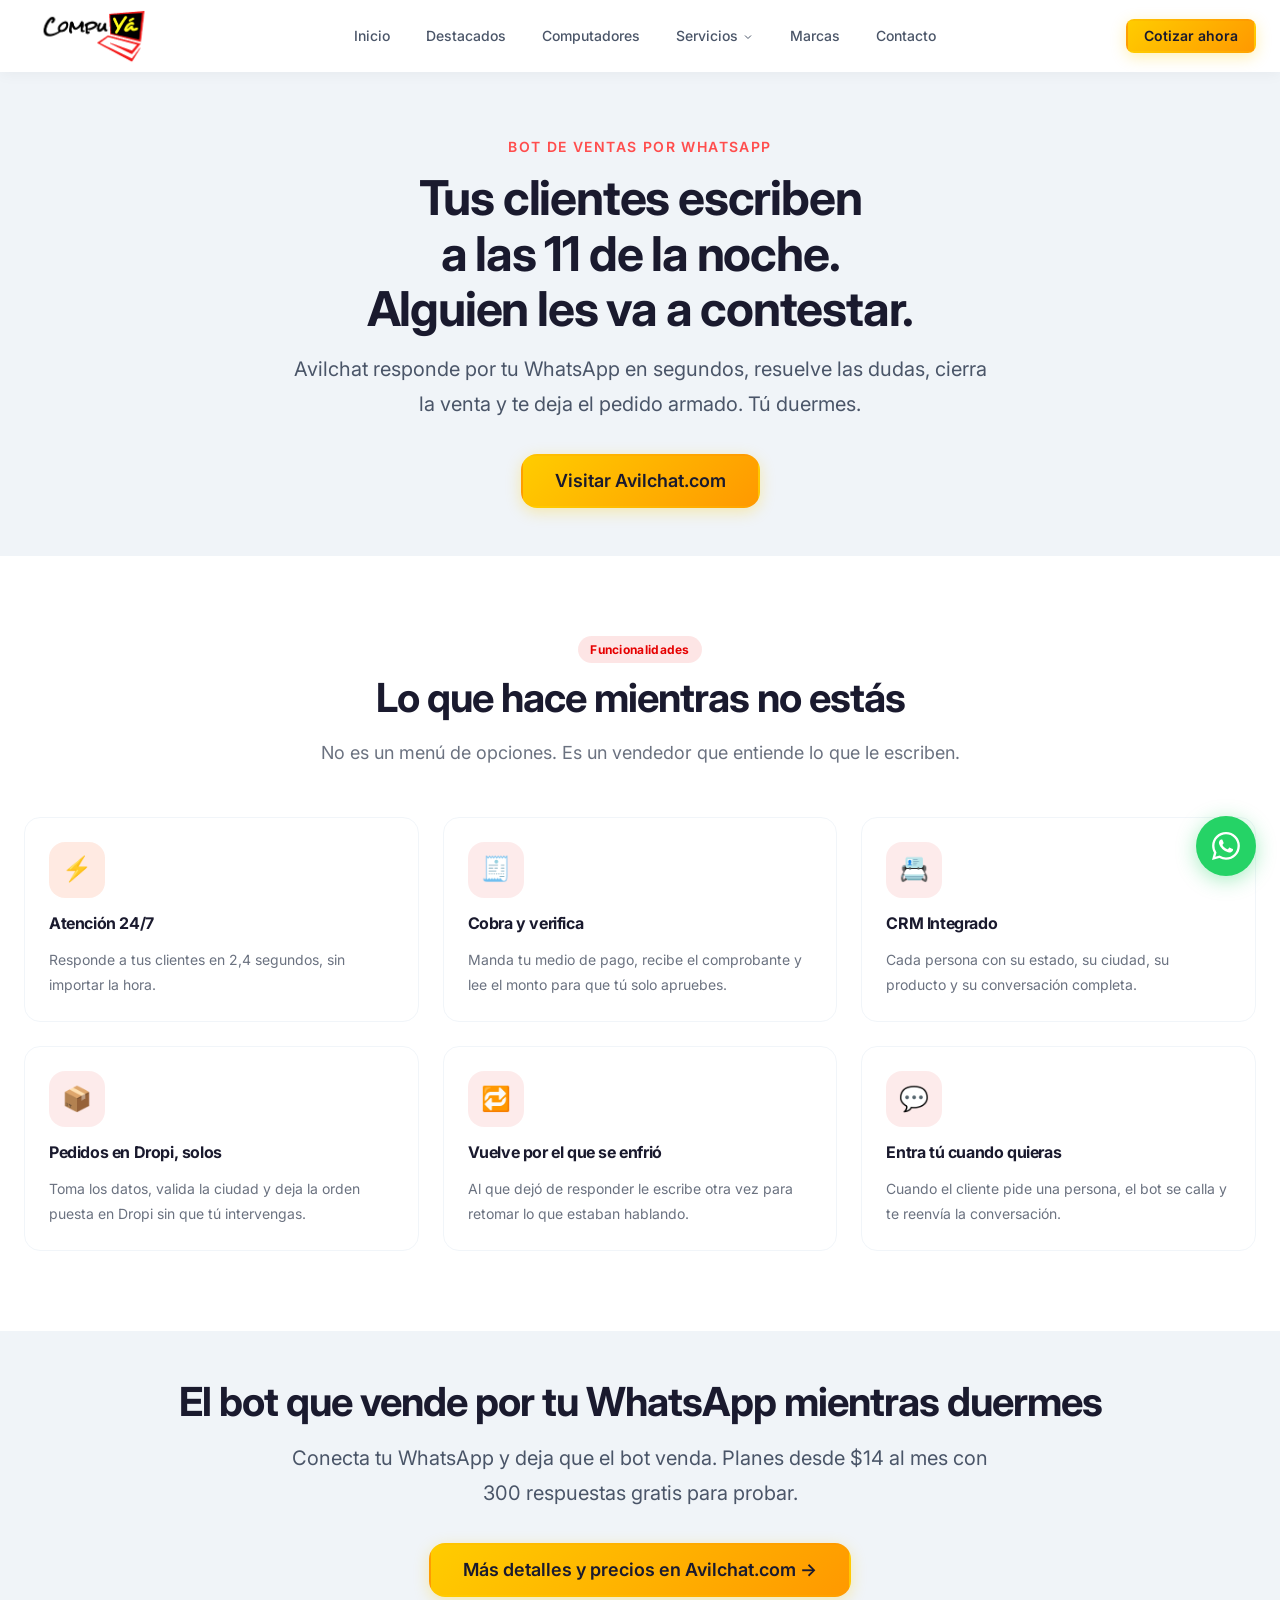
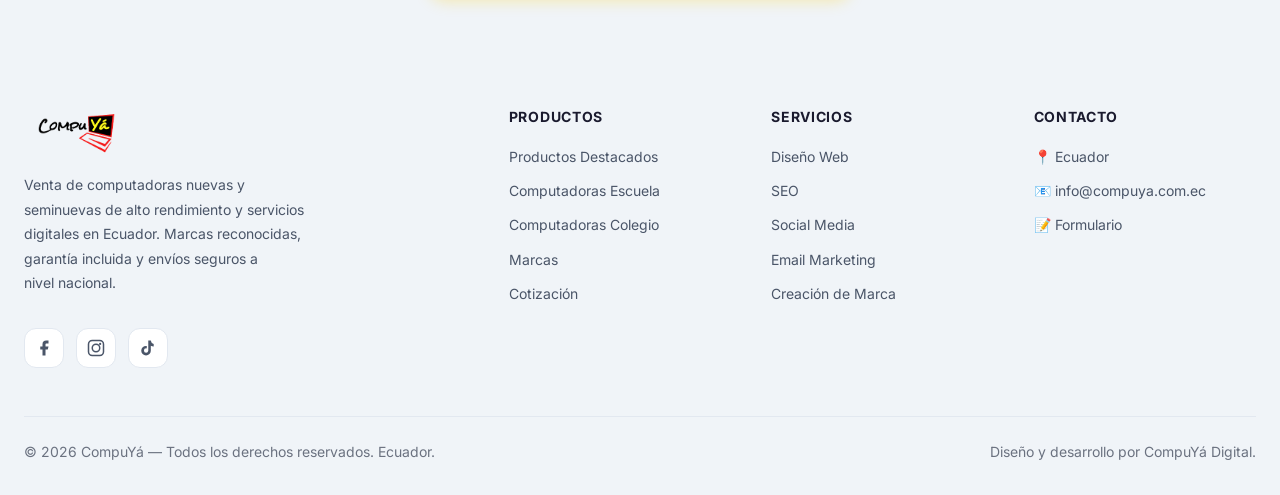
<file: avilchat.html>
<!DOCTYPE html>
<html lang="es">

<head>
  <meta charset="UTF-8">
  <meta name="viewport" content="width=device-width, initial-scale=1.0">
  <title>Avilchat - Bot de Inteligencia Artificial | CompuYá</title>
  <meta name="description"
    content="Automatiza tus ventas y atiende a tus clientes 24/7 con Avilchat. CRM integrado, órdenes en Dropi y seguimiento automático.">
  <link rel="canonical" href="https://compuya.com.ec/redes-sociales.html">
  <link rel="icon" href="img/logo.png" type="image/png">
  <link rel="preconnect" href="https://fonts.googleapis.com">
  <link rel="preconnect" href="https://fonts.gstatic.com" crossorigin>
  <link
    href="https://fonts.googleapis.com/css2?family=Inter:wght@400;500;600;700;800&family=JetBrains+Mono:wght@500;700&display=swap"
    rel="stylesheet">
  <link rel="stylesheet" href="css/variables.css?v=6">
  <link rel="stylesheet" href="css/base.css?v=6">
  <link rel="stylesheet" href="css/animations.css?v=6">
  <link rel="stylesheet" href="css/components.css?v=6">
  <link rel="stylesheet" href="css/layout.css?v=6">
  <style>
    .pricing-card {
      background: var(--bg-card);
      border-radius: var(--radius-2xl);
      border: 1px solid var(--border-light);
      padding: var(--space-8);
      display: flex;
      flex-direction: column;
      transition: all var(--transition-base);
    }

    .pricing-card:hover {
      transform: translateY(-6px);
      box-shadow: var(--shadow-card-hover);
    }

    .pricing-card--popular {
      border: 2px solid var(--primary);
      position: relative;
      transform: scale(1.03);
    }

    .pricing-card--popular:hover {
      transform: scale(1.03) translateY(-6px);
    }

    .pricing-card__badge {
      position: absolute;
      top: -14px;
      left: 50%;
      transform: translateX(-50%);
      background: var(--primary);
      color: #fff;
      padding: var(--space-1) var(--space-5);
      border-radius: var(--radius-full);
      font-size: var(--fs-xs);
      font-weight: var(--fw-bold);
      letter-spacing: var(--ls-wider);
      text-transform: uppercase;
      white-space: nowrap;
    }

    .pricing-card__tag {
      font-size: var(--fs-xs);
      font-weight: var(--fw-bold);
      letter-spacing: var(--ls-widest);
      text-transform: uppercase;
      color: var(--text-muted);
      margin-bottom: var(--space-3);
    }

    .pricing-card__title {
      font-size: var(--fs-xl);
      font-weight: var(--fw-extrabold);
      color: var(--primary);
      margin-bottom: var(--space-3);
    }

    .pricing-card__desc {
      color: var(--text-muted);
      font-size: var(--fs-sm);
      line-height: var(--lh-relaxed);
      margin-bottom: var(--space-6);
    }

    .pricing-card__price {
      font-family: var(--font-mono);
      font-size: var(--fs-3xl);
      font-weight: var(--fw-extrabold);
      color: var(--text-primary);
      margin-bottom: var(--space-1);
    }

    .pricing-card__payment {
      font-size: var(--fs-sm);
      color: var(--text-muted);
      margin-bottom: var(--space-6);
      padding-bottom: var(--space-6);
      border-bottom: 1px solid var(--border-light);
    }

    .pricing-card__features {
      list-style: none;
      padding: 0;
      margin: 0 0 var(--space-6);
      flex: 1;
    }

    .pricing-card__features li {
      display: flex;
      align-items: flex-start;
      gap: var(--space-3);
      margin-bottom: var(--space-3);
      font-size: var(--fs-sm);
      font-weight: var(--fw-medium);
      color: var(--text-secondary);
    }

    .pricing-card__features li::before {
      content: "✓";
      color: var(--primary);
      font-weight: var(--fw-bold);
      flex-shrink: 0;
    }

    .pricing-card__note {
      padding: var(--space-3) var(--space-4);
      background: var(--bg-surface);
      border-left: 3px solid var(--primary);
      border-radius: var(--radius-sm);
      font-size: var(--fs-xs);
      color: var(--text-muted);
      margin-bottom: var(--space-6);
    }

    .faq-item {
      background: var(--bg-card);
      border: 1px solid var(--border-light);
      border-radius: var(--radius-xl);
      margin-bottom: var(--space-3);
      overflow: hidden;
    }

    .faq-item__q {
      width: 100%;
      text-align: left;
      padding: var(--space-5) var(--space-6);
      font-size: var(--fs-base);
      font-weight: var(--fw-semibold);
      color: var(--text-primary);
      background: none;
      border: none;
      cursor: pointer;
      display: flex;
      justify-content: space-between;
      align-items: center;
      gap: var(--space-4);
    }

    .faq-item__q:hover {
      color: var(--primary);
    }

    .faq-item__q span {
      transition: transform var(--transition-base);
      font-size: var(--fs-lg);
    }

    .faq-item.open .faq-item__q span {
      transform: rotate(45deg);
    }

    .faq-item__a {
      max-height: 0;
      overflow: hidden;
      transition: max-height 0.3s ease;
      padding: 0 var(--space-6);
    }

    .faq-item.open .faq-item__a {
      max-height: 500px;
      padding: 0 var(--space-6) var(--space-5);
    }

    .faq-item__a p {
      color: var(--text-muted);
      font-size: var(--fs-sm);
      line-height: var(--lh-relaxed);
    }

    .page-hero {
      padding-top: calc(var(--header-height) + var(--space-16));
      padding-bottom: var(--space-12);
      background: var(--bg-surface);
      text-align: center;
    }
  </style>
</head>

<body>
      <header class="header" id="header" role="banner">
    <div class="container header__inner">
      <a href="index.html" class="header__logo" aria-label="CompuYá - Inicio">
        <img src="img/logo.png" alt="CompuYá Logo">
      </a>

      <nav class="nav" aria-label="Navegación principal">
        <a href="index.html" class="nav__link">Inicio</a>
        <a href="index.html#destacados" class="nav__link">Destacados</a>
        <a href="index.html#computadores" class="nav__link">Computadores</a>
        <div class="nav__dropdown">
          <a href="index.html#servicios" class="nav__link">Servicios <svg width="12" height="12" viewBox="0 0 24 24"
              fill="none" stroke="currentColor" stroke-width="2" style="margin-top: 2px;">
              <path d="M6 9l6 6 6-6" />
            </svg></a>
          <div class="nav__dropdown-content">
            <a href="diseno-web.html">Diseño Web</a>
            <a href="redes-sociales.html">Redes Sociales</a>
            <a href="creamos-tu-marca.html">Creación de Marca</a>
            <a href="avilchat.html">Avilchat (Bot IA)</a>
          </div>
        </div>
        <a href="index.html#marcas" class="nav__link">Marcas</a>
        <a href="contacto.html" class="nav__link">Contacto</a>
      </nav>

      <div class="header__cta">
        <a href="contacto.html" class="btn btn-primary btn-sm">Cotizar ahora</a>
        <button class="mobile-toggle" aria-label="Abrir menú" aria-expanded="false">
          <span></span>
          <span></span>
          <span></span>
        </button>
      </div>
    </div>
  </header>

  <!-- Mobile Navigation -->
  <div class="mobile-nav" id="mobile-nav" role="navigation" aria-label="Menú móvil">
    <a href="index.html" class="mobile-nav__link">Inicio</a>
    <a href="index.html#destacados" class="mobile-nav__link">Destacados</a>
    <a href="index.html#computadores" class="mobile-nav__link">Computadores</a>
    <a href="index.html#servicios" class="mobile-nav__link">Servicios</a>
    <a href="diseno-web.html" class="mobile-nav__link" style="padding-left: 2rem; font-size: 0.9em;">- Diseño Web</a>
    <a href="redes-sociales.html" class="mobile-nav__link" style="padding-left: 2rem; font-size: 0.9em;">- Redes Sociales</a>
    <a href="creamos-tu-marca.html" class="mobile-nav__link" style="padding-left: 2rem; font-size: 0.9em;">- Creación de Marca</a>
    <a href="avilchat.html" class="mobile-nav__link" style="padding-left: 2rem; font-size: 0.9em;">- Avilchat (Bot IA)</a>
    <a href="index.html#marcas" class="mobile-nav__link">Marcas</a>
    <a href="contacto.html" class="mobile-nav__link">Contacto</a>
    <a href="contacto.html" class="btn btn-primary btn-lg" style="margin-top: var(--space-4);">Cotizar ahora</a>
  </div>

  
  

    <main>
    <section class="page-hero">
      <div class="container">
        <span class="overline" style="display:block;margin-bottom:var(--space-3);">BOT DE VENTAS POR WHATSAPP</span>
        <h1 class="service-hero__title hero-text-enter" style="max-width: 800px; margin: 0 auto;">Tus clientes escriben a las 11 de la noche.<br> <span class="highlight">Alguien les va a contestar.</span></h1>
        <p class="lead" style="max-width:700px;margin:var(--space-4) auto var(--space-8);">Avilchat responde por tu WhatsApp en segundos, resuelve las dudas, cierra la venta y te deja el pedido armado. Tú duermes.</p>
        <div class="flex gap-4 justify-center flex-wrap">
          <a href="https://avilchat.com" target="_blank" rel="noopener" class="btn btn-primary btn-lg">Visitar Avilchat.com</a>
        </div>
      </div>
    </section>

    <section class="section">
      <div class="container">
        <div class="section-header reveal">
          <span class="badge badge--primary" style="margin-bottom:var(--space-3);">Funcionalidades</span>
          <h2 class="section-header__title">Lo que hace mientras no estás</h2>
          <p class="section-header__desc">No es un menú de opciones. Es un vendedor que entiende lo que le escriben.</p>
        </div>

        <div class="grid grid-3 gap-6 stagger">
          <div class="reason-card reveal">
            <div class="reason-card__icon" style="background:rgba(255,107,53,.14)">⚡</div>
            <h4 class="reason-card__title">Atención 24/7</h4>
            <p class="reason-card__desc">Responde a tus clientes en 2,4 segundos, sin importar la hora.</p>
          </div>
          <div class="reason-card reveal">
            <div class="reason-card__icon">🧾</div>
            <h4 class="reason-card__title">Cobra y verifica</h4>
            <p class="reason-card__desc">Manda tu medio de pago, recibe el comprobante y lee el monto para que tú solo apruebes.</p>
          </div>
          <div class="reason-card reveal">
            <div class="reason-card__icon">📇</div>
            <h4 class="reason-card__title">CRM Integrado</h4>
            <p class="reason-card__desc">Cada persona con su estado, su ciudad, su producto y su conversación completa.</p>
          </div>
          <div class="reason-card reveal">
            <div class="reason-card__icon">📦</div>
            <h4 class="reason-card__title">Pedidos en Dropi, solos</h4>
            <p class="reason-card__desc">Toma los datos, valida la ciudad y deja la orden puesta en Dropi sin que tú intervengas.</p>
          </div>
          <div class="reason-card reveal">
            <div class="reason-card__icon">🔁</div>
            <h4 class="reason-card__title">Vuelve por el que se enfrió</h4>
            <p class="reason-card__desc">Al que dejó de responder le escribe otra vez para retomar lo que estaban hablando.</p>
          </div>
          <div class="reason-card reveal">
            <div class="reason-card__icon">💬</div>
            <h4 class="reason-card__title">Entra tú cuando quieras</h4>
            <p class="reason-card__desc">Cuando el cliente pide una persona, el bot se calla y te reenvía la conversación.</p>
          </div>
        </div>
      </div>
    </section>

    <section class="cierre" style="padding: var(--space-12) 0; text-align: center; background: var(--bg-surface);">
      <div class="container">
        <h2 style="margin-bottom: var(--space-4);">El bot que vende por tu WhatsApp mientras duermes</h2>
        <p class="lead" style="margin-bottom: var(--space-8); max-width: 700px; margin-left: auto; margin-right: auto;">Conecta tu WhatsApp y deja que el bot venda. Planes desde $14 al mes con 300 respuestas gratis para probar.</p>
        <a href="https://avilchat.com" target="_blank" rel="noopener" class="btn btn-primary btn-lg">Más detalles y precios en Avilchat.com →</a>
      </div>
    </section>
  </main>

  <footer class="footer" role="contentinfo">
    <div class="container">
      <div class="footer__grid">
        <!-- Brand -->
        <div class="footer__brand">
          <img src="img/logo.png" alt="CompuYá Logo">
          <p>Venta de computadoras nuevas y seminuevas de alto rendimiento y servicios digitales en Ecuador. Marcas reconocidas,
            garantía incluida y envíos seguros a nivel nacional.</p>
          <div class="footer__social">
            <a href="https://www.facebook.com/share/1ExBYpU1x3/?mibextid=wwXIfr" target="_blank" rel="noopener" aria-label="Facebook">
              <svg width="18" height="18" fill="currentColor" viewBox="0 0 24 24">
                <path d="M18 2h-3a5 5 0 0 0-5 5v3H7v4h3v8h4v-8h3l1-4h-4V7a1 1 0 0 1 1-1h3z" />
              </svg>
            </a>
            <a href="https://www.instagram.com/compuya_ec?igsi=a3N1Z2F3ODg2bHVi" target="_blank" rel="noopener" aria-label="Instagram">
              <svg width="18" height="18" fill="currentColor" viewBox="0 0 24 24">
                <rect x="2" y="2" width="20" height="20" rx="5" ry="5" fill="none" stroke="currentColor"
                  stroke-width="2" />
                <circle cx="12" cy="12" r="5" fill="none" stroke="currentColor" stroke-width="2" />
                <circle cx="17.5" cy="6.5" r="1.5" />
              </svg>
            </a>
            <a href="https://www.tiktok.com/@compuya.guayaquil?_r=1&_t=ZS-99EzkdgoQxp" target="_blank" rel="noopener" aria-label="TikTok">
              <svg width="18" height="18" fill="currentColor" viewBox="0 0 24 24">
                <path
                  d="M19.59 6.69a4.83 4.83 0 0 1-3.77-4.25V2h-3.45v13.67a2.89 2.89 0 0 1-2.88 2.5 2.89 2.89 0 0 1 0-5.78 2.92 2.92 0 0 1 .88.13V9.4a6.84 6.84 0 0 0-1-.05A6.33 6.33 0 0 0 3 15.57 6.33 6.33 0 0 0 9.37 22a6.33 6.33 0 0 0 6.37-6.43V9.16a8.16 8.16 0 0 0 3.85.92V6.69z" />
              </svg>
            </a>
          </div>
        </div>

        <!-- Productos -->
        <div>
          <h4 class="footer__col-title">Productos</h4>
          <div class="footer__links">
            <a href="#destacados" class="footer__link">Productos Destacados</a>
            <a href="#computadores" class="footer__link">Computadoras Escuela</a>
            <a href="#computadores" class="footer__link">Computadoras Colegio</a>
            <a href="#marcas" class="footer__link">Marcas</a>
            <a href="contacto.html" class="footer__link">Cotización</a>
          </div>
        </div>

        <!-- Servicios -->
        <div>
          <h4 class="footer__col-title">Servicios</h4>
          <div class="footer__links">
            <a href="#servicios" class="footer__link">Diseño Web</a>
            <a href="#servicios" class="footer__link">SEO</a>
            <a href="#servicios" class="footer__link">Social Media</a>
            <a href="#servicios" class="footer__link">Email Marketing</a>
            <a href="#servicios" class="footer__link">Creación de Marca</a>
          </div>
        </div>

        <!-- Contacto -->
        <div>
          <h4 class="footer__col-title">Contacto</h4>
          <div class="footer__links">
            <span class="footer__link">📍 Ecuador</span>
            <span class="footer__link">📧 info@compuya.com.ec</span>
            <a href="contacto.html" class="footer__link">📝 Formulario</a>
          </div>
        </div>
      </div>

      <div class="footer__bottom">
        <p class="footer__copyright">© <span id="current-year">2024</span> CompuYá — Todos los derechos reservados.
          Ecuador.</p>
        <p class="footer__copyright">Diseño y desarrollo por CompuYá Digital.</p>
      </div>
    </div>
  </footer>
  <a href="https://wa.me/593992292199" class="whatsapp-float" target="_blank" rel="noopener" aria-label="WhatsApp"><svg
      width="28" height="28" fill="currentColor" viewBox="0 0 16 16">
      <path
        d="M13.601 2.326A7.854 7.854 0 0 0 7.994 0C3.627 0 .068 3.558.064 7.926c0 1.399.366 2.76 1.057 3.965L0 16l4.204-1.102a7.933 7.933 0 0 0 3.79.965h.004c4.368 0 7.926-3.558 7.93-7.93A7.898 7.898 0 0 0 13.6 2.326zM7.994 14.521a6.573 6.573 0 0 1-3.356-.92l-.24-.144-2.494.654.666-2.433-.156-.251a6.56 6.56 0 0 1-1.007-3.505c0-3.626 2.957-6.584 6.591-6.584a6.56 6.56 0 0 1 4.66 1.931 6.557 6.557 0 0 1 1.928 4.66c-.004 3.639-2.961 6.592-6.592 6.592zm3.615-4.934c-.197-.099-1.17-.578-1.353-.646-.182-.065-.315-.099-.445.099-.133.197-.513.646-.627.775-.114.133-.232.148-.43.05-.197-.1-.836-.308-1.592-.985-.59-.525-.985-1.175-1.103-1.372-.114-.198-.011-.304.088-.403.087-.088.197-.232.296-.346.1-.114.133-.198.198-.33.065-.134.034-.248-.015-.347-.05-.099-.445-1.076-.612-1.47-.16-.389-.323-.335-.445-.34-.114-.007-.247-.007-.38-.007a.729.729 0 0 0-.529.247c-.182.198-.691.677-.691 1.654 0 .977.71 1.916.81 2.049.098.133 1.394 2.132 3.383 2.992.47.205.84.326 1.129.418.475.152.904.129 1.246.08.38-.058 1.171-.48 1.338-.943.164-.464.164-.86.114-.943-.049-.084-.182-.133-.38-.232z" />
    </svg></a>
  <button class="scroll-top" aria-label="Subir"><svg width="20" height="20" fill="none" stroke="currentColor"
      viewBox="0 0 24 24">
      <path stroke-linecap="round" stroke-linejoin="round" stroke-width="2" d="M5 15l7-7 7 7" />
    </svg></button>
  <script src="js/app.js"></script>
</body>

</html>
</file>
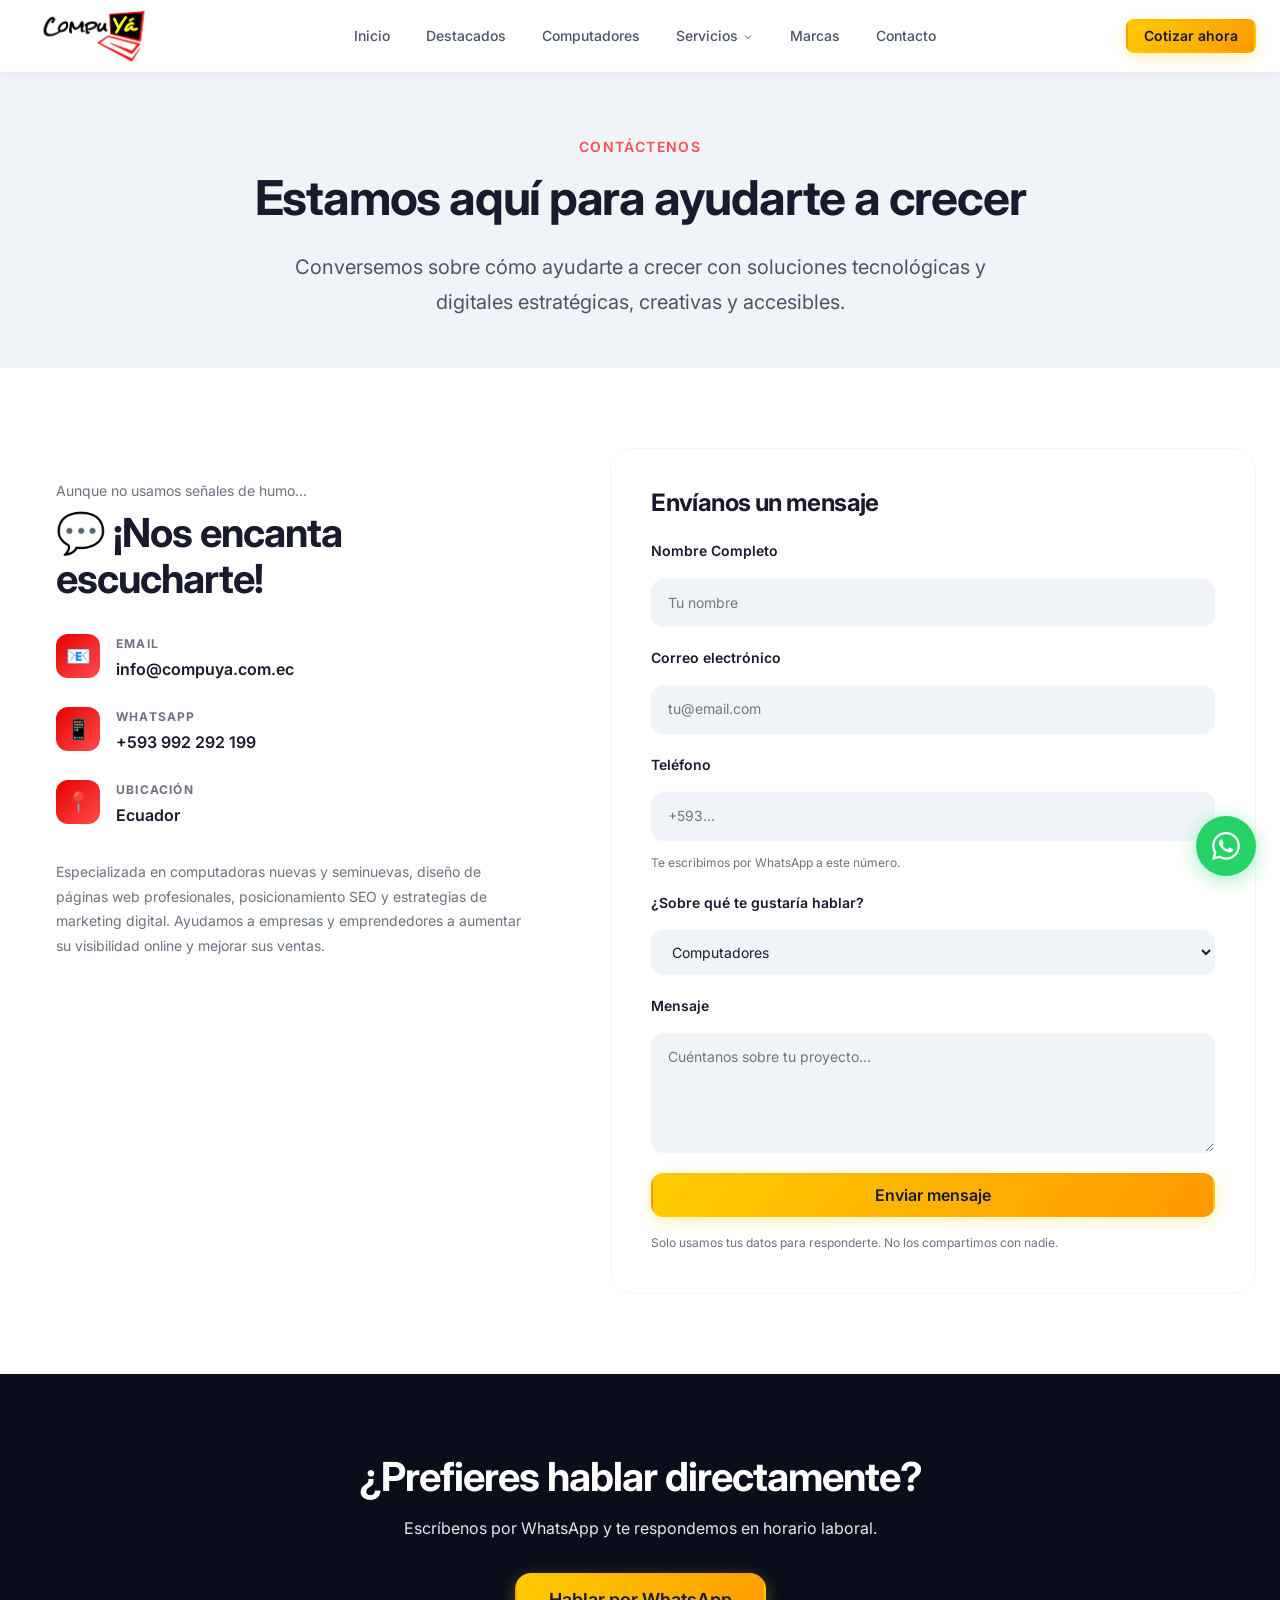
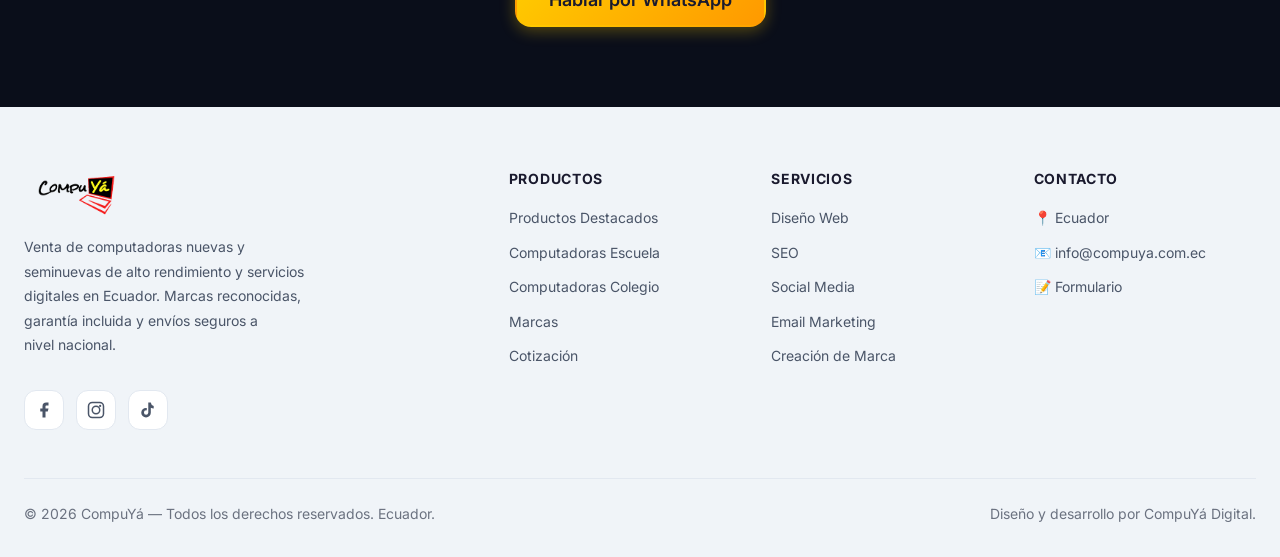
<file: contacto.html>
<!DOCTYPE html>
<html lang="es">

<head>
  <meta charset="UTF-8">
  <meta name="viewport" content="width=device-width, initial-scale=1.0">
  <title>Contacto — CompuYá Ecuador</title>
  <meta name="description"
    content="Contáctanos para computadoras nuevas y seminuevas, diseño web, redes sociales o branding. CompuYá — Ecuador.">
  <link rel="canonical" href="https://compuya.com.ec/contacto.html">
  <link rel="icon" href="img/logo.png" type="image/png">
  <link rel="preconnect" href="https://fonts.googleapis.com">
  <link rel="preconnect" href="https://fonts.gstatic.com" crossorigin>
  <link
    href="https://fonts.googleapis.com/css2?family=Inter:wght@400;500;600;700;800&family=JetBrains+Mono:wght@500;700&display=swap"
    rel="stylesheet">
  <link rel="stylesheet" href="css/variables.css?v=6">
  <link rel="stylesheet" href="css/base.css?v=6">
  <link rel="stylesheet" href="css/animations.css?v=6">
  <link rel="stylesheet" href="css/components.css?v=6">
  <link rel="stylesheet" href="css/layout.css?v=6">
  <style>
    .page-hero {
      padding-top: calc(var(--header-height) + var(--space-16));
      padding-bottom: var(--space-12);
      background: var(--bg-surface);
      text-align: center;
    }

    .contact-grid {
      display: grid;
      grid-template-columns: 1fr 1.2fr;
      gap: var(--space-12);
      align-items: start;
    }

    @media(max-width:768px) {
      .contact-grid {
        grid-template-columns: 1fr;
      }
    }

    .contact-info {
      padding: var(--space-8);
    }

    .contact-info__item {
      display: flex;
      gap: var(--space-4);
      margin-bottom: var(--space-6);
      align-items: flex-start;
    }

    .contact-info__icon {
      width: 44px;
      height: 44px;
      background: linear-gradient(135deg, var(--primary), var(--accent));
      color: #fff;
      border-radius: var(--radius-lg);
      display: flex;
      align-items: center;
      justify-content: center;
      font-size: var(--fs-lg);
      flex-shrink: 0;
    }

    .contact-info__label {
      font-size: var(--fs-xs);
      color: var(--text-muted);
      text-transform: uppercase;
      letter-spacing: var(--ls-widest);
      font-weight: var(--fw-bold);
      margin-bottom: var(--space-1);
    }

    .contact-info__value {
      font-size: var(--fs-base);
      color: var(--text-primary);
      font-weight: var(--fw-semibold);
    }

    .contact-form {
      background: var(--bg-card);
      border: 1px solid var(--border-light);
      border-radius: var(--radius-2xl);
      padding: var(--space-10);
      backdrop-filter: blur(20px);
    }

    .contact-form h3 {
      font-size: var(--fs-xl);
      font-weight: var(--fw-bold);
      margin-bottom: var(--space-6);
    }

    .form-group {
      margin-bottom: var(--space-5);
    }

    .form-group label {
      display: block;
      font-size: var(--fs-sm);
      font-weight: var(--fw-semibold);
      color: var(--text-primary);
      margin-bottom: var(--space-2);
    }

    .form-group input,
    .form-group select,
    .form-group textarea {
      width: 100%;
      padding: var(--space-3) var(--space-4);
      border: 1px solid var(--border-light);
      border-radius: var(--radius-lg);
      background: var(--bg-surface);
      color: var(--text-primary);
      font-size: var(--fs-sm);
      font-family: var(--font-body);
      transition: border-color var(--transition-base);
    }

    .form-group input:focus,
    .form-group select:focus,
    .form-group textarea:focus {
      border-color: var(--primary);
      outline: none;
      box-shadow: 0 0 0 3px rgba(0, 102, 255, 0.1);
    }

    .form-group textarea {
      resize: vertical;
      min-height: 120px;
    }

    .form-note {
      font-size: var(--fs-xs);
      color: var(--text-muted);
      margin-top: var(--space-4);
    }
  </style>
</head>

<body>
      <header class="header" id="header" role="banner">
    <div class="container header__inner">
      <a href="index.html" class="header__logo" aria-label="CompuYá - Inicio">
        <img src="img/logo.png" alt="CompuYá Logo">
      </a>

      <nav class="nav" aria-label="Navegación principal">
        <a href="index.html" class="nav__link">Inicio</a>
        <a href="index.html#destacados" class="nav__link">Destacados</a>
        <a href="index.html#computadores" class="nav__link">Computadores</a>
        <div class="nav__dropdown">
          <a href="index.html#servicios" class="nav__link">Servicios <svg width="12" height="12" viewBox="0 0 24 24"
              fill="none" stroke="currentColor" stroke-width="2" style="margin-top: 2px;">
              <path d="M6 9l6 6 6-6" />
            </svg></a>
          <div class="nav__dropdown-content">
            <a href="diseno-web.html">Diseño Web</a>
            <a href="redes-sociales.html">Redes Sociales</a>
            <a href="creamos-tu-marca.html">Creación de Marca</a>
            <a href="avilchat.html">Avilchat (Bot IA)</a>
          </div>
        </div>
        <a href="index.html#marcas" class="nav__link">Marcas</a>
        <a href="contacto.html" class="nav__link">Contacto</a>
      </nav>

      <div class="header__cta">
        <a href="contacto.html" class="btn btn-primary btn-sm">Cotizar ahora</a>
        <button class="mobile-toggle" aria-label="Abrir menú" aria-expanded="false">
          <span></span>
          <span></span>
          <span></span>
        </button>
      </div>
    </div>
  </header>

  <!-- Mobile Navigation -->
  <div class="mobile-nav" id="mobile-nav" role="navigation" aria-label="Menú móvil">
    <a href="index.html" class="mobile-nav__link">Inicio</a>
    <a href="index.html#destacados" class="mobile-nav__link">Destacados</a>
    <a href="index.html#computadores" class="mobile-nav__link">Computadores</a>
    <a href="index.html#servicios" class="mobile-nav__link">Servicios</a>
    <a href="diseno-web.html" class="mobile-nav__link" style="padding-left: 2rem; font-size: 0.9em;">- Diseño Web</a>
    <a href="redes-sociales.html" class="mobile-nav__link" style="padding-left: 2rem; font-size: 0.9em;">- Redes Sociales</a>
    <a href="creamos-tu-marca.html" class="mobile-nav__link" style="padding-left: 2rem; font-size: 0.9em;">- Creación de Marca</a>
    <a href="avilchat.html" class="mobile-nav__link" style="padding-left: 2rem; font-size: 0.9em;">- Avilchat (Bot IA)</a>
    <a href="index.html#marcas" class="mobile-nav__link">Marcas</a>
    <a href="contacto.html" class="mobile-nav__link">Contacto</a>
    <a href="contacto.html" class="btn btn-primary btn-lg" style="margin-top: var(--space-4);">Cotizar ahora</a>
  </div>

  
  

  <main>
    <section class="page-hero">
      <div class="container">
        <span class="overline" style="display:block;margin-bottom:var(--space-3);">CONTÁCTENOS</span>
        <h1 style="max-width:800px;margin:0 auto var(--space-6);">Estamos aquí para ayudarte a crecer</h1>
        <p class="lead" style="max-width:700px;margin:0 auto;">Conversemos sobre cómo ayudarte a crecer con soluciones
          tecnológicas y digitales estratégicas, creativas y accesibles.</p>
      </div>
    </section>

    <section class="section">
      <div class="container">
        <div class="contact-grid reveal">
          <!-- Info -->
          <div class="contact-info">
            <p style="color:var(--text-muted);font-size:var(--fs-sm);margin-bottom:var(--space-2);">Aunque no usamos
              señales de humo...</p>
            <h2 style="margin-bottom:var(--space-8);">💬 ¡Nos encanta escucharte!</h2>
            <div class="contact-info__item">
              <div class="contact-info__icon">📧</div>
              <div>
                <div class="contact-info__label">Email</div>
                <div class="contact-info__value">info@compuya.com.ec</div>
              </div>
            </div>
            <div class="contact-info__item">
              <div class="contact-info__icon">📱</div>
              <div>
                <div class="contact-info__label">WhatsApp</div>
                <div class="contact-info__value">+593 992 292 199</div>
              </div>
            </div>
            <div class="contact-info__item">
              <div class="contact-info__icon">📍</div>
              <div>
                <div class="contact-info__label">Ubicación</div>
                <div class="contact-info__value">Ecuador</div>
              </div>
            </div>
            <p
              style="color:var(--text-muted);font-size:var(--fs-sm);line-height:var(--lh-relaxed);margin-top:var(--space-8);">
              Especializada en computadoras nuevas y seminuevas, diseño de páginas web profesionales, posicionamiento SEO y
              estrategias de marketing digital. Ayudamos a empresas y emprendedores a aumentar su visibilidad online y
              mejorar sus ventas.</p>
          </div>
          <!-- Form -->
          <div class="contact-form">
            <h3>Envíanos un mensaje</h3>
            <form id="contact-form">
              <!-- Anti-spam Honeypot -->
              <input type="text" name="_honeypot" style="display:none" tabindex="-1" autocomplete="off">

              <div class="form-group"><label for="name">Nombre Completo</label><input type="text" id="name" required
                  placeholder="Tu nombre"></div>
              <div class="form-group"><label for="email">Correo electrónico</label><input type="email" id="email"
                  required placeholder="tu@email.com"></div>
              <div class="form-group"><label for="phone">Teléfono</label><input type="tel" id="phone"
                  placeholder="+593...">
                <p class="form-note" style="margin-top:var(--space-1);">Te escribimos por WhatsApp a este número.</p>
              </div>
              <div class="form-group"><label for="subject">¿Sobre qué te gustaría hablar?</label><select id="subject">
                  <option value="computadores">Computadores</option>
                  <option value="financiacion">Financiación / Crédito</option>
                  <option value="web">Diseño web</option>
                  <option value="social">Redes sociales</option>
                  <option value="branding">Branding</option>
                  <option value="other">Otros</option>
                </select></div>
              <div class="form-group"><label for="message">Mensaje</label><textarea id="message" required
                  placeholder="Cuéntanos sobre tu proyecto..."></textarea></div>
              <button type="submit" class="btn btn-primary" style="width:100%;">Enviar mensaje</button>
              <p class="form-note">Solo usamos tus datos para responderte. No los compartimos con nadie.</p>
            </form>
          </div>
        </div>
      </div>
    </section>

    <section class="section section-dark text-center">
      <div class="container">
        <h2 style="color:#fff;margin-bottom:var(--space-4);">¿Prefieres hablar directamente?</h2>
        <p style="color:var(--text-on-dark);margin-bottom:var(--space-8);">Escríbenos por WhatsApp y te respondemos en
          horario laboral.</p>
        <a href="https://wa.me/593992292199?text=Hola,%20quiero%20más%20información%20sobre%20sus%20servicios"
          target="_blank" rel="noopener" class="btn btn-primary btn-lg">Hablar por WhatsApp</a>
      </div>
    </section>
  </main>

  <footer class="footer" role="contentinfo">
    <div class="container">
      <div class="footer__grid">
        <!-- Brand -->
        <div class="footer__brand">
          <img src="img/logo.png" alt="CompuYá Logo">
          <p>Venta de computadoras nuevas y seminuevas de alto rendimiento y servicios digitales en Ecuador. Marcas reconocidas,
            garantía incluida y envíos seguros a nivel nacional.</p>
          <div class="footer__social">
            <a href="https://www.facebook.com/share/1ExBYpU1x3/?mibextid=wwXIfr" target="_blank" rel="noopener" aria-label="Facebook">
              <svg width="18" height="18" fill="currentColor" viewBox="0 0 24 24">
                <path d="M18 2h-3a5 5 0 0 0-5 5v3H7v4h3v8h4v-8h3l1-4h-4V7a1 1 0 0 1 1-1h3z" />
              </svg>
            </a>
            <a href="https://www.instagram.com/compuya_ec?igsi=a3N1Z2F3ODg2bHVi" target="_blank" rel="noopener" aria-label="Instagram">
              <svg width="18" height="18" fill="currentColor" viewBox="0 0 24 24">
                <rect x="2" y="2" width="20" height="20" rx="5" ry="5" fill="none" stroke="currentColor"
                  stroke-width="2" />
                <circle cx="12" cy="12" r="5" fill="none" stroke="currentColor" stroke-width="2" />
                <circle cx="17.5" cy="6.5" r="1.5" />
              </svg>
            </a>
            <a href="https://www.tiktok.com/@compuya.guayaquil?_r=1&_t=ZS-99EzkdgoQxp" target="_blank" rel="noopener" aria-label="TikTok">
              <svg width="18" height="18" fill="currentColor" viewBox="0 0 24 24">
                <path
                  d="M19.59 6.69a4.83 4.83 0 0 1-3.77-4.25V2h-3.45v13.67a2.89 2.89 0 0 1-2.88 2.5 2.89 2.89 0 0 1 0-5.78 2.92 2.92 0 0 1 .88.13V9.4a6.84 6.84 0 0 0-1-.05A6.33 6.33 0 0 0 3 15.57 6.33 6.33 0 0 0 9.37 22a6.33 6.33 0 0 0 6.37-6.43V9.16a8.16 8.16 0 0 0 3.85.92V6.69z" />
              </svg>
            </a>
          </div>
        </div>

        <!-- Productos -->
        <div>
          <h4 class="footer__col-title">Productos</h4>
          <div class="footer__links">
            <a href="#destacados" class="footer__link">Productos Destacados</a>
            <a href="#computadores" class="footer__link">Computadoras Escuela</a>
            <a href="#computadores" class="footer__link">Computadoras Colegio</a>
            <a href="#marcas" class="footer__link">Marcas</a>
            <a href="contacto.html" class="footer__link">Cotización</a>
          </div>
        </div>

        <!-- Servicios -->
        <div>
          <h4 class="footer__col-title">Servicios</h4>
          <div class="footer__links">
            <a href="#servicios" class="footer__link">Diseño Web</a>
            <a href="#servicios" class="footer__link">SEO</a>
            <a href="#servicios" class="footer__link">Social Media</a>
            <a href="#servicios" class="footer__link">Email Marketing</a>
            <a href="#servicios" class="footer__link">Creación de Marca</a>
          </div>
        </div>

        <!-- Contacto -->
        <div>
          <h4 class="footer__col-title">Contacto</h4>
          <div class="footer__links">
            <span class="footer__link">📍 Ecuador</span>
            <span class="footer__link">📧 info@compuya.com.ec</span>
            <a href="contacto.html" class="footer__link">📝 Formulario</a>
          </div>
        </div>
      </div>

      <div class="footer__bottom">
        <p class="footer__copyright">© <span id="current-year">2024</span> CompuYá — Todos los derechos reservados.
          Ecuador.</p>
        <p class="footer__copyright">Diseño y desarrollo por CompuYá Digital.</p>
      </div>
    </div>
  </footer>
  <a href="https://wa.me/593992292199" class="whatsapp-float" target="_blank" rel="noopener" aria-label="WhatsApp"><svg
      width="28" height="28" fill="currentColor" viewBox="0 0 16 16">
      <path
        d="M13.601 2.326A7.854 7.854 0 0 0 7.994 0C3.627 0 .068 3.558.064 7.926c0 1.399.366 2.76 1.057 3.965L0 16l4.204-1.102a7.933 7.933 0 0 0 3.79.965h.004c4.368 0 7.926-3.558 7.93-7.93A7.898 7.898 0 0 0 13.6 2.326zM7.994 14.521a6.573 6.573 0 0 1-3.356-.92l-.24-.144-2.494.654.666-2.433-.156-.251a6.56 6.56 0 0 1-1.007-3.505c0-3.626 2.957-6.584 6.591-6.584a6.56 6.56 0 0 1 4.66 1.931 6.557 6.557 0 0 1 1.928 4.66c-.004 3.639-2.961 6.592-6.592 6.592zm3.615-4.934c-.197-.099-1.17-.578-1.353-.646-.182-.065-.315-.099-.445.099-.133.197-.513.646-.627.775-.114.133-.232.148-.43.05-.197-.1-.836-.308-1.592-.985-.59-.525-.985-1.175-1.103-1.372-.114-.198-.011-.304.088-.403.087-.088.197-.232.296-.346.1-.114.133-.198.198-.33.065-.134.034-.248-.015-.347-.05-.099-.445-1.076-.612-1.47-.16-.389-.323-.335-.445-.34-.114-.007-.247-.007-.38-.007a.729.729 0 0 0-.529.247c-.182.198-.691.677-.691 1.654 0 .977.71 1.916.81 2.049.098.133 1.394 2.132 3.383 2.992.47.205.84.326 1.129.418.475.152.904.129 1.246.08.38-.058 1.171-.48 1.338-.943.164-.464.164-.86.114-.943-.049-.084-.182-.133-.38-.232z" />
    </svg></a>
  <button class="scroll-top" aria-label="Subir"><svg width="20" height="20" fill="none" stroke="currentColor"
      viewBox="0 0 24 24">
      <path stroke-linecap="round" stroke-linejoin="round" stroke-width="2" d="M5 15l7-7 7 7" />
    </svg></button>
  <script src="js/app.js"></script>
  
</body>

</html>
</file>
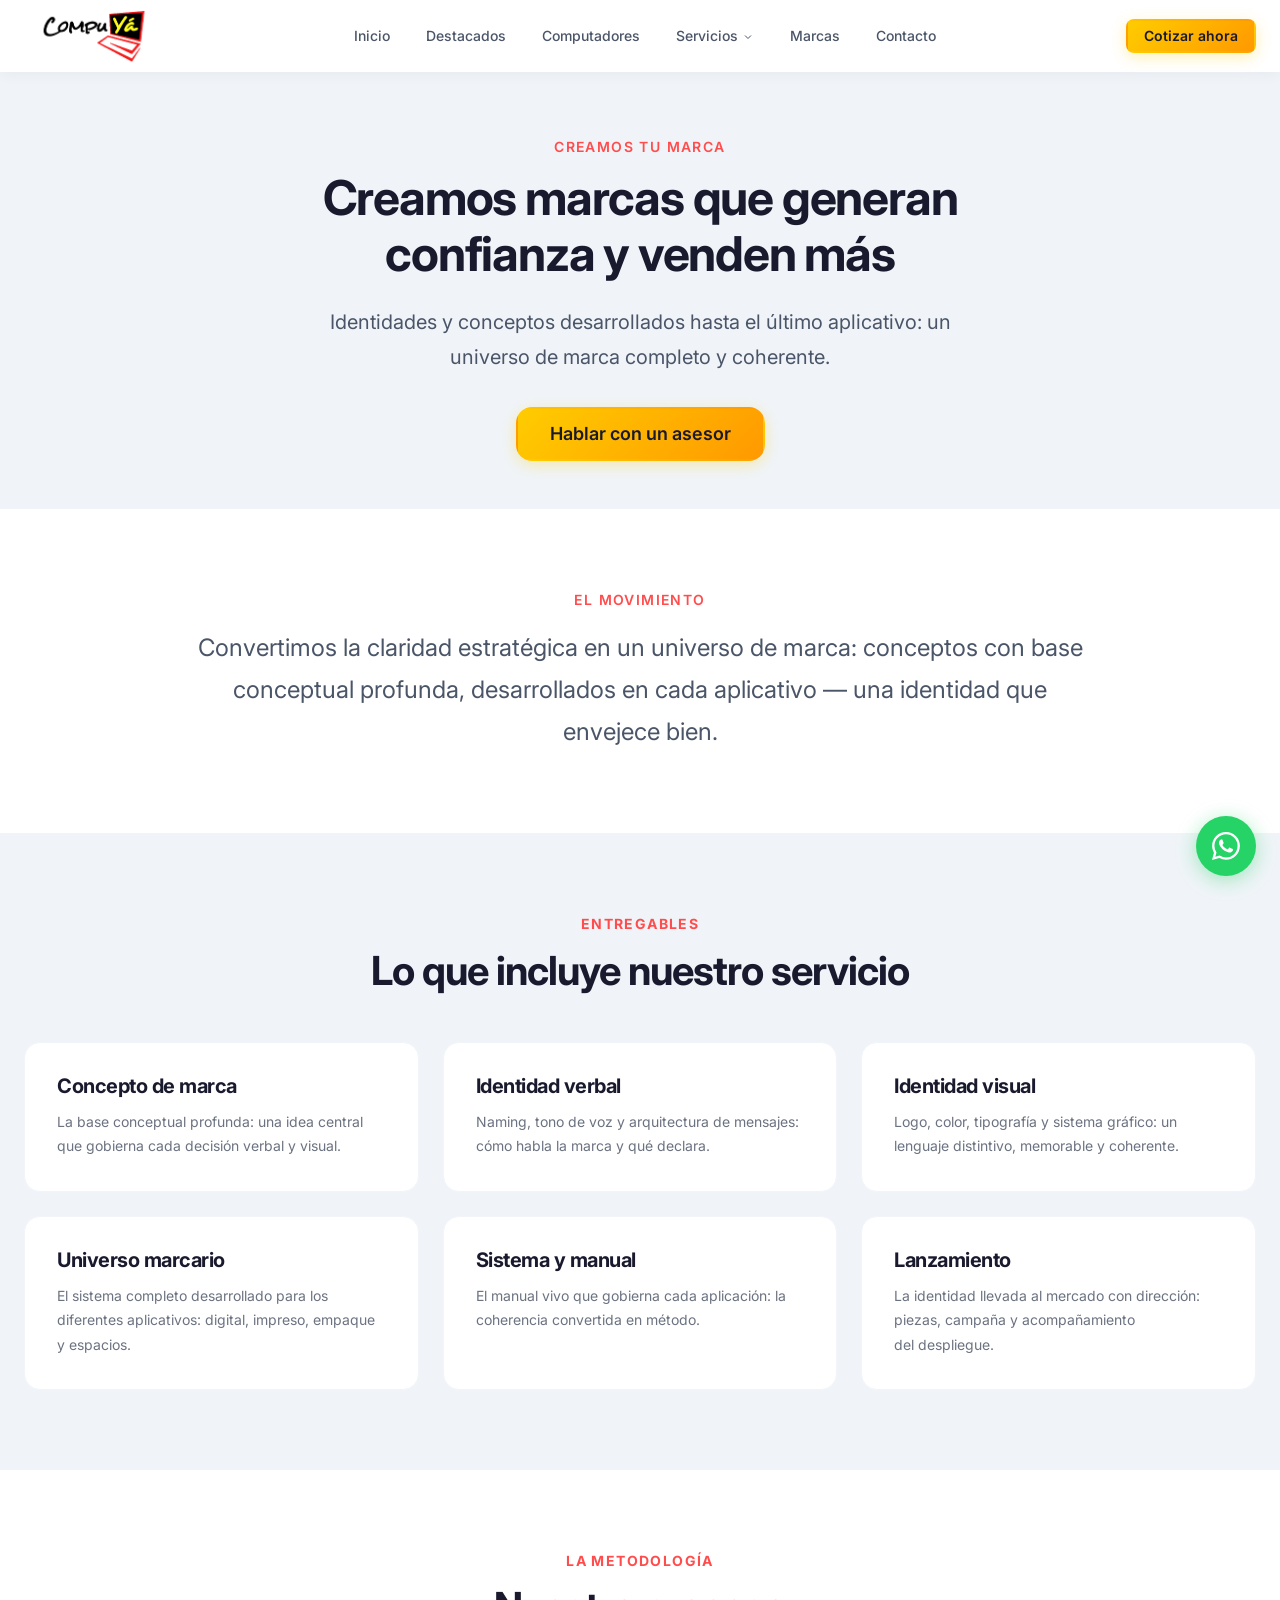
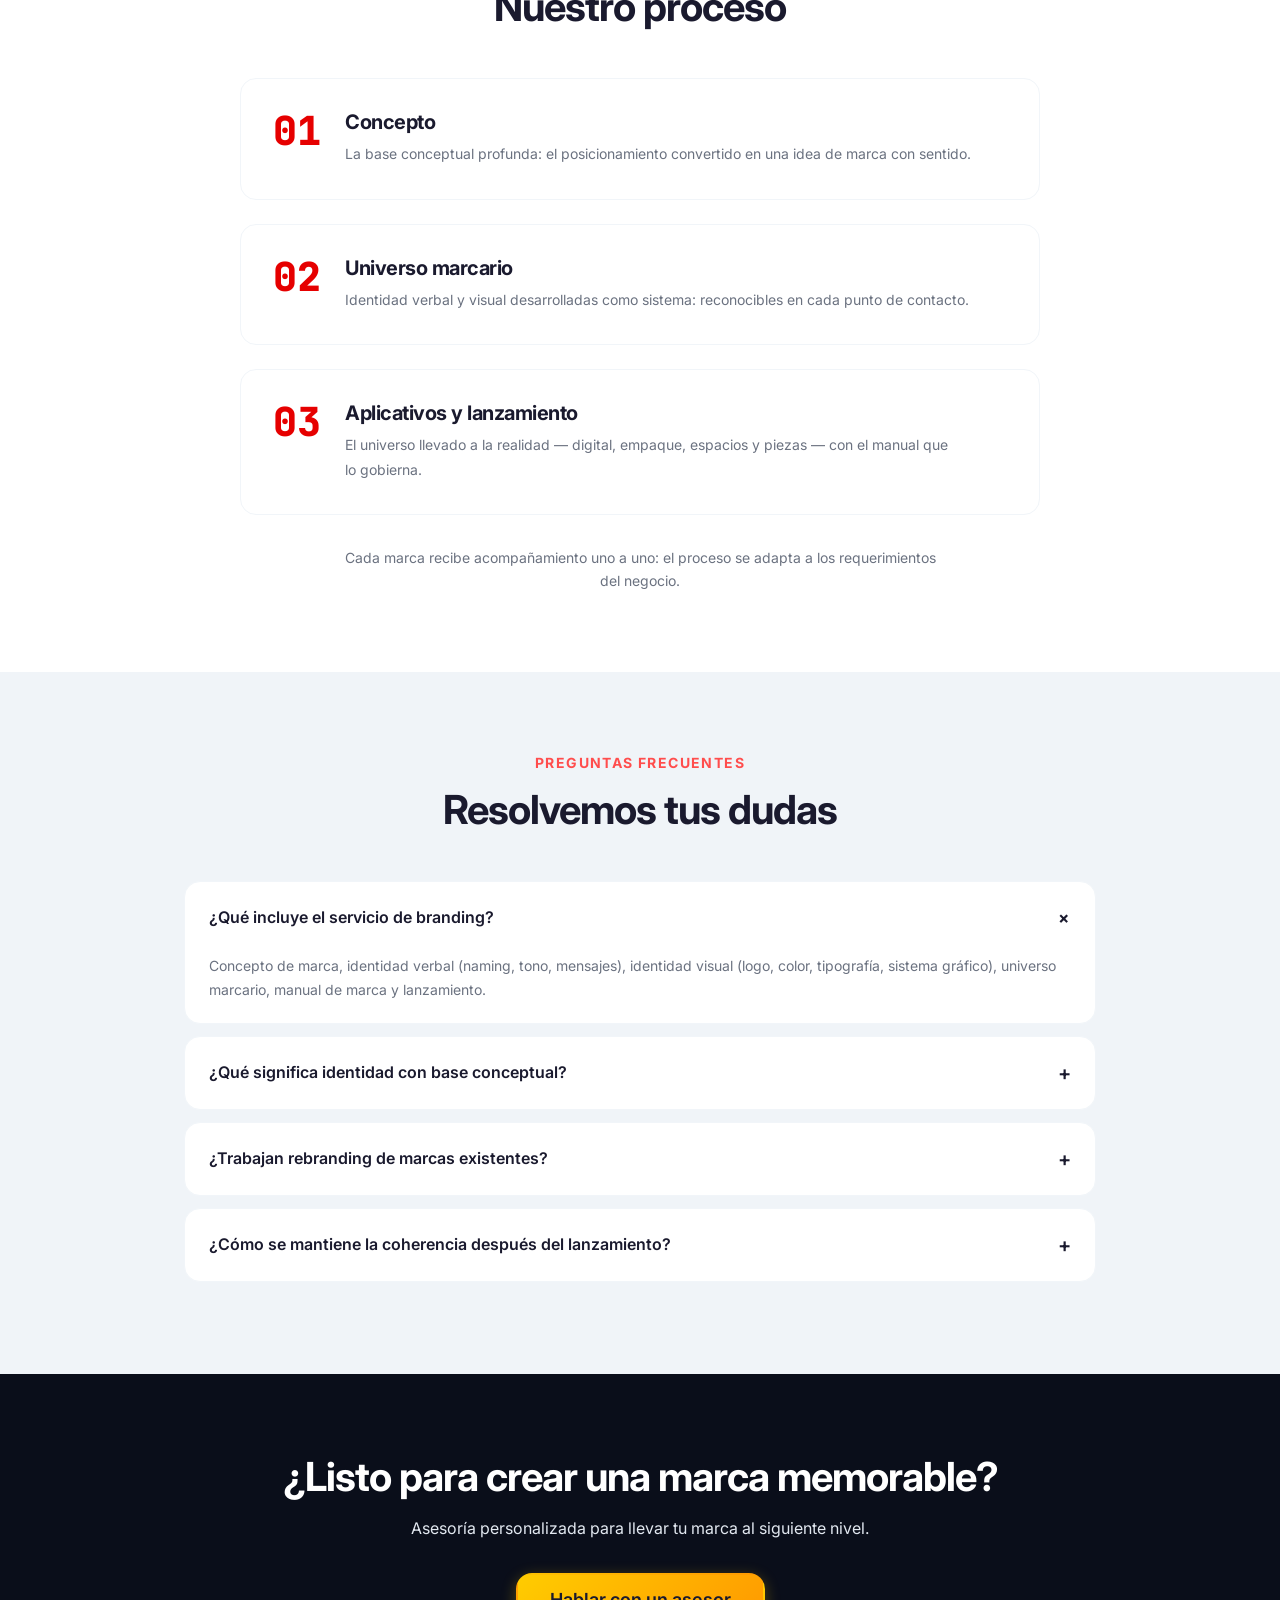
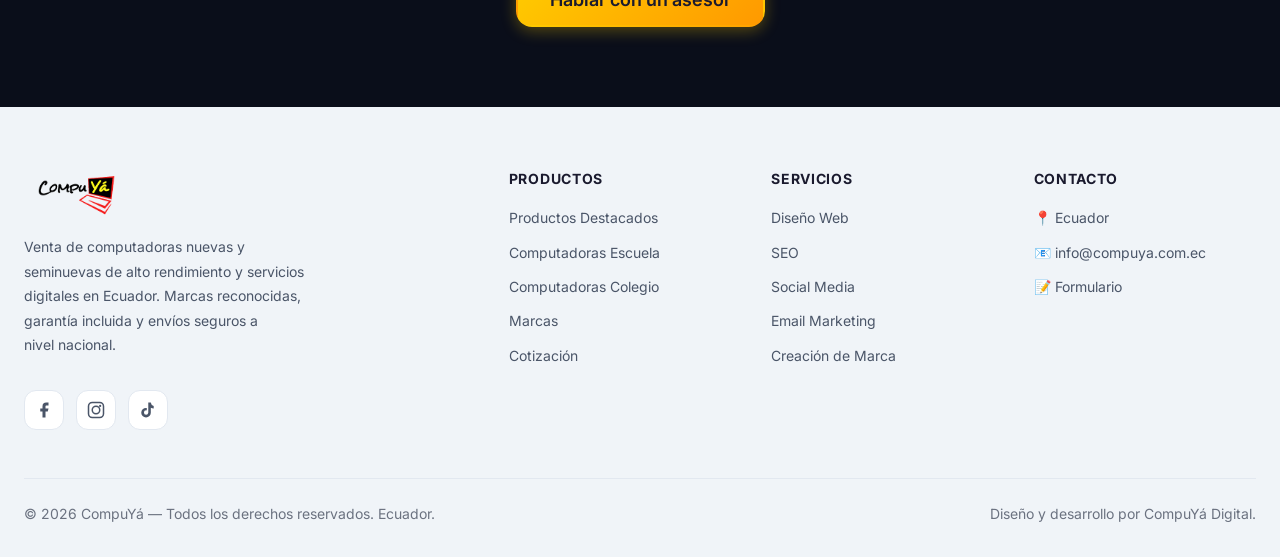
<file: creamos-tu-marca.html>
<!DOCTYPE html>
<html lang="es">

<head>
  <meta charset="UTF-8">
  <meta name="viewport" content="width=device-width, initial-scale=1.0">
  <title>Creamos tu Marca — Branding Profesional — CompuYá</title>
  <meta name="description"
    content="Creamos marcas que generan confianza y venden más. Identidad visual, verbal y universo marcario completo. Branding profesional. CompuYá Digital.">
  <link rel="canonical" href="https://compuya.com.ec/creamos-tu-marca.html">
  <link rel="icon" href="img/logo.png" type="image/png">
  <link rel="preconnect" href="https://fonts.googleapis.com">
  <link rel="preconnect" href="https://fonts.gstatic.com" crossorigin>
  <link
    href="https://fonts.googleapis.com/css2?family=Inter:wght@400;500;600;700;800&family=JetBrains+Mono:wght@500;700&display=swap"
    rel="stylesheet">
  <link rel="stylesheet" href="css/variables.css?v=6">
  <link rel="stylesheet" href="css/base.css?v=6">
  <link rel="stylesheet" href="css/animations.css?v=6">
  <link rel="stylesheet" href="css/components.css?v=6">
  <link rel="stylesheet" href="css/layout.css?v=6">
  <style>
    .page-hero {
      padding-top: calc(var(--header-height) + var(--space-16));
      padding-bottom: var(--space-12);
      background: var(--bg-surface);
      text-align: center;
    }

    .deliverable-card {
      background: var(--bg-card);
      border: 1px solid var(--border-light);
      border-radius: var(--radius-xl);
      padding: var(--space-8);
      transition: all var(--transition-base);
    }

    .deliverable-card:hover {
      transform: translateY(-4px);
      box-shadow: var(--shadow-card-hover);
      border-color: var(--primary);
    }

    .deliverable-card__title {
      font-size: var(--fs-lg);
      font-weight: var(--fw-bold);
      color: var(--text-primary);
      margin-bottom: var(--space-3);
    }

    .deliverable-card__desc {
      font-size: var(--fs-sm);
      color: var(--text-muted);
      line-height: var(--lh-relaxed);
    }

    .process-step {
      display: flex;
      gap: var(--space-6);
      align-items: flex-start;
      padding: var(--space-8);
      background: var(--bg-card);
      border: 1px solid var(--border-light);
      border-radius: var(--radius-xl);
      transition: all var(--transition-base);
    }

    .process-step:hover {
      border-color: var(--primary);
      box-shadow: var(--shadow-card-hover);
    }

    .process-step__num {
      font-family: var(--font-mono);
      font-size: var(--fs-3xl);
      font-weight: var(--fw-extrabold);
      color: var(--primary);
      flex-shrink: 0;
      line-height: 1;
    }

    .process-step__title {
      font-size: var(--fs-lg);
      font-weight: var(--fw-bold);
      color: var(--text-primary);
      margin-bottom: var(--space-2);
    }

    .process-step__desc {
      font-size: var(--fs-sm);
      color: var(--text-muted);
      line-height: var(--lh-relaxed);
    }

    .faq-item {
      background: var(--bg-card);
      border: 1px solid var(--border-light);
      border-radius: var(--radius-xl);
      margin-bottom: var(--space-3);
      overflow: hidden;
    }

    .faq-item__q {
      width: 100%;
      text-align: left;
      padding: var(--space-5) var(--space-6);
      font-size: var(--fs-base);
      font-weight: var(--fw-semibold);
      color: var(--text-primary);
      background: none;
      border: none;
      cursor: pointer;
      display: flex;
      justify-content: space-between;
      align-items: center;
      gap: var(--space-4);
    }

    .faq-item__q:hover {
      color: var(--primary);
    }

    .faq-item__q span {
      transition: transform var(--transition-base);
      font-size: var(--fs-lg);
    }

    .faq-item.open .faq-item__q span {
      transform: rotate(45deg);
    }

    .faq-item__a {
      max-height: 0;
      overflow: hidden;
      transition: max-height 0.3s ease;
      padding: 0 var(--space-6);
    }

    .faq-item.open .faq-item__a {
      max-height: 500px;
      padding: 0 var(--space-6) var(--space-5);
    }

    .faq-item__a p {
      color: var(--text-muted);
      font-size: var(--fs-sm);
      line-height: var(--lh-relaxed);
    }
  </style>
</head>

<body>
      <header class="header" id="header" role="banner">
    <div class="container header__inner">
      <a href="index.html" class="header__logo" aria-label="CompuYá - Inicio">
        <img src="img/logo.png" alt="CompuYá Logo">
      </a>

      <nav class="nav" aria-label="Navegación principal">
        <a href="index.html" class="nav__link">Inicio</a>
        <a href="index.html#destacados" class="nav__link">Destacados</a>
        <a href="index.html#computadores" class="nav__link">Computadores</a>
        <div class="nav__dropdown">
          <a href="index.html#servicios" class="nav__link">Servicios <svg width="12" height="12" viewBox="0 0 24 24"
              fill="none" stroke="currentColor" stroke-width="2" style="margin-top: 2px;">
              <path d="M6 9l6 6 6-6" />
            </svg></a>
          <div class="nav__dropdown-content">
            <a href="diseno-web.html">Diseño Web</a>
            <a href="redes-sociales.html">Redes Sociales</a>
            <a href="creamos-tu-marca.html">Creación de Marca</a>
            <a href="avilchat.html">Avilchat (Bot IA)</a>
          </div>
        </div>
        <a href="index.html#marcas" class="nav__link">Marcas</a>
        <a href="contacto.html" class="nav__link">Contacto</a>
      </nav>

      <div class="header__cta">
        <a href="contacto.html" class="btn btn-primary btn-sm">Cotizar ahora</a>
        <button class="mobile-toggle" aria-label="Abrir menú" aria-expanded="false">
          <span></span>
          <span></span>
          <span></span>
        </button>
      </div>
    </div>
  </header>

  <!-- Mobile Navigation -->
  <div class="mobile-nav" id="mobile-nav" role="navigation" aria-label="Menú móvil">
    <a href="index.html" class="mobile-nav__link">Inicio</a>
    <a href="index.html#destacados" class="mobile-nav__link">Destacados</a>
    <a href="index.html#computadores" class="mobile-nav__link">Computadores</a>
    <a href="index.html#servicios" class="mobile-nav__link">Servicios</a>
    <a href="diseno-web.html" class="mobile-nav__link" style="padding-left: 2rem; font-size: 0.9em;">- Diseño Web</a>
    <a href="redes-sociales.html" class="mobile-nav__link" style="padding-left: 2rem; font-size: 0.9em;">- Redes Sociales</a>
    <a href="creamos-tu-marca.html" class="mobile-nav__link" style="padding-left: 2rem; font-size: 0.9em;">- Creación de Marca</a>
    <a href="avilchat.html" class="mobile-nav__link" style="padding-left: 2rem; font-size: 0.9em;">- Avilchat (Bot IA)</a>
    <a href="index.html#marcas" class="mobile-nav__link">Marcas</a>
    <a href="contacto.html" class="mobile-nav__link">Contacto</a>
    <a href="contacto.html" class="btn btn-primary btn-lg" style="margin-top: var(--space-4);">Cotizar ahora</a>
  </div>

  
  

  <main>
    <section class="page-hero">
      <div class="container">
        <span class="overline" style="display:block;margin-bottom:var(--space-3);">CREAMOS TU MARCA</span>
        <h1 style="max-width:800px;margin:0 auto var(--space-6);">Creamos marcas que generan confianza y venden más</h1>
        <p class="lead" style="max-width:700px;margin:0 auto var(--space-8);">Identidades y conceptos desarrollados
          hasta el último aplicativo: un universo de marca completo y coherente.</p>
        <a href="https://wa.me/593992292199?text=Hola,%20quiero%20información%20sobre%20Branding" target="_blank"
          rel="noopener" class="btn btn-primary btn-lg">Hablar con un asesor</a>
      </div>
    </section>

    <!-- STATEMENT -->
    <section class="section">
      <div class="container container-narrow text-center reveal">
        <span class="overline" style="display:block;margin-bottom:var(--space-4);">El movimiento</span>
        <p class="lead" style="font-size:var(--fs-xl);line-height:var(--lh-relaxed);">Convertimos la claridad
          estratégica en un universo de marca: conceptos con base conceptual profunda, desarrollados en cada aplicativo
          — una identidad que envejece bien.</p>
      </div>
    </section>

    <!-- ENTREGABLES -->
    <section class="section section-surface">
      <div class="container">
        <div class="section-header reveal">
          <span class="section-header__overline">Entregables</span>
          <h2 class="section-header__title">Lo que incluye nuestro servicio</h2>
        </div>
        <div class="grid grid-3 gap-6 stagger">
          <div class="deliverable-card reveal">
            <h4 class="deliverable-card__title">Concepto de marca</h4>
            <p class="deliverable-card__desc">La base conceptual profunda: una idea central que gobierna cada decisión
              verbal y visual.</p>
          </div>
          <div class="deliverable-card reveal">
            <h4 class="deliverable-card__title">Identidad verbal</h4>
            <p class="deliverable-card__desc">Naming, tono de voz y arquitectura de mensajes: cómo habla la marca y qué
              declara.</p>
          </div>
          <div class="deliverable-card reveal">
            <h4 class="deliverable-card__title">Identidad visual</h4>
            <p class="deliverable-card__desc">Logo, color, tipografía y sistema gráfico: un lenguaje distintivo,
              memorable y coherente.</p>
          </div>
          <div class="deliverable-card reveal">
            <h4 class="deliverable-card__title">Universo marcario</h4>
            <p class="deliverable-card__desc">El sistema completo desarrollado para los diferentes aplicativos: digital,
              impreso, empaque y espacios.</p>
          </div>
          <div class="deliverable-card reveal">
            <h4 class="deliverable-card__title">Sistema y manual</h4>
            <p class="deliverable-card__desc">El manual vivo que gobierna cada aplicación: la coherencia convertida en
              método.</p>
          </div>
          <div class="deliverable-card reveal">
            <h4 class="deliverable-card__title">Lanzamiento</h4>
            <p class="deliverable-card__desc">La identidad llevada al mercado con dirección: piezas, campaña y
              acompañamiento del despliegue.</p>
          </div>
        </div>
      </div>
    </section>

    <!-- PROCESO -->
    <section class="section">
      <div class="container">
        <div class="section-header reveal">
          <span class="section-header__overline">La metodología</span>
          <h2 class="section-header__title">Nuestro proceso</h2>
        </div>
        <div style="display:flex;flex-direction:column;gap:var(--space-6);max-width:800px;margin:0 auto;"
          class="stagger">
          <div class="process-step reveal">
            <div class="process-step__num">01</div>
            <div>
              <h4 class="process-step__title">Concepto</h4>
              <p class="process-step__desc">La base conceptual profunda: el posicionamiento convertido en una idea de
                marca con sentido.</p>
            </div>
          </div>
          <div class="process-step reveal">
            <div class="process-step__num">02</div>
            <div>
              <h4 class="process-step__title">Universo marcario</h4>
              <p class="process-step__desc">Identidad verbal y visual desarrolladas como sistema: reconocibles en cada
                punto de contacto.</p>
            </div>
          </div>
          <div class="process-step reveal">
            <div class="process-step__num">03</div>
            <div>
              <h4 class="process-step__title">Aplicativos y lanzamiento</h4>
              <p class="process-step__desc">El universo llevado a la realidad — digital, empaque, espacios y piezas —
                con el manual que lo gobierna.</p>
            </div>
          </div>
        </div>
        <p class="text-center reveal"
          style="margin-top:var(--space-8);color:var(--text-muted);font-size:var(--fs-sm);max-width:600px;margin-inline:auto;">
          Cada marca recibe acompañamiento uno a uno: el proceso se adapta a los requerimientos del negocio.</p>
      </div>
    </section>

    <!-- FAQ -->
    <section class="section section-surface">
      <div class="container container-narrow">
        <div class="section-header reveal">
          <span class="section-header__overline">Preguntas frecuentes</span>
          <h2 class="section-header__title">Resolvemos tus dudas</h2>
        </div>
        <div class="reveal">
          <div class="faq-item open"><button class="faq-item__q"
              onclick="this.parentElement.classList.toggle('open')">¿Qué incluye el servicio de branding?
              <span>+</span></button>
            <div class="faq-item__a">
              <p>Concepto de marca, identidad verbal (naming, tono, mensajes), identidad visual (logo, color,
                tipografía, sistema gráfico), universo marcario, manual de marca y lanzamiento.</p>
            </div>
          </div>
          <div class="faq-item"><button class="faq-item__q" onclick="this.parentElement.classList.toggle('open')">¿Qué
              significa identidad con base conceptual? <span>+</span></button>
            <div class="faq-item__a">
              <p>Cada decisión visual y verbal nace de un concepto estratégico con sentido de negocio — la identidad
                comunica el posicionamiento, en lugar de decorarlo. Por eso envejece bien.</p>
            </div>
          </div>
          <div class="faq-item"><button class="faq-item__q"
              onclick="this.parentElement.classList.toggle('open')">¿Trabajan rebranding de marcas existentes?
              <span>+</span></button>
            <div class="faq-item__a">
              <p>Sí. Acompañamos tanto la creación de marcas nuevas como la evolución de marcas consolidadas que buscan
                un sistema de identidad a la altura de su negocio.</p>
            </div>
          </div>
          <div class="faq-item"><button class="faq-item__q" onclick="this.parentElement.classList.toggle('open')">¿Cómo
              se mantiene la coherencia después del lanzamiento? <span>+</span></button>
            <div class="faq-item__a">
              <p>Con el sistema de marca: un manual vivo de uso y aplicación, sostenido por nuestra dirección en cada
                pieza que se produce.</p>
            </div>
          </div>
        </div>
      </div>
    </section>

    <section class="section section-dark text-center">
      <div class="container">
        <h2 style="color:#fff;margin-bottom:var(--space-4);">¿Listo para crear una marca memorable?</h2>
        <p style="color:var(--text-on-dark);margin-bottom:var(--space-8);">Asesoría personalizada para llevar tu marca
          al siguiente nivel.</p>
        <a href="https://wa.me/593992292199?text=Hola,%20quiero%20información%20sobre%20Branding" target="_blank"
          rel="noopener" class="btn btn-primary btn-lg">Hablar con un asesor</a>
      </div>
    </section>
  </main>

  <footer class="footer" role="contentinfo">
    <div class="container">
      <div class="footer__grid">
        <!-- Brand -->
        <div class="footer__brand">
          <img src="img/logo.png" alt="CompuYá Logo">
          <p>Venta de computadoras nuevas y seminuevas de alto rendimiento y servicios digitales en Ecuador. Marcas reconocidas,
            garantía incluida y envíos seguros a nivel nacional.</p>
          <div class="footer__social">
            <a href="https://www.facebook.com/share/1ExBYpU1x3/?mibextid=wwXIfr" target="_blank" rel="noopener" aria-label="Facebook">
              <svg width="18" height="18" fill="currentColor" viewBox="0 0 24 24">
                <path d="M18 2h-3a5 5 0 0 0-5 5v3H7v4h3v8h4v-8h3l1-4h-4V7a1 1 0 0 1 1-1h3z" />
              </svg>
            </a>
            <a href="https://www.instagram.com/compuya_ec?igsi=a3N1Z2F3ODg2bHVi" target="_blank" rel="noopener" aria-label="Instagram">
              <svg width="18" height="18" fill="currentColor" viewBox="0 0 24 24">
                <rect x="2" y="2" width="20" height="20" rx="5" ry="5" fill="none" stroke="currentColor"
                  stroke-width="2" />
                <circle cx="12" cy="12" r="5" fill="none" stroke="currentColor" stroke-width="2" />
                <circle cx="17.5" cy="6.5" r="1.5" />
              </svg>
            </a>
            <a href="https://www.tiktok.com/@compuya.guayaquil?_r=1&_t=ZS-99EzkdgoQxp" target="_blank" rel="noopener" aria-label="TikTok">
              <svg width="18" height="18" fill="currentColor" viewBox="0 0 24 24">
                <path
                  d="M19.59 6.69a4.83 4.83 0 0 1-3.77-4.25V2h-3.45v13.67a2.89 2.89 0 0 1-2.88 2.5 2.89 2.89 0 0 1 0-5.78 2.92 2.92 0 0 1 .88.13V9.4a6.84 6.84 0 0 0-1-.05A6.33 6.33 0 0 0 3 15.57 6.33 6.33 0 0 0 9.37 22a6.33 6.33 0 0 0 6.37-6.43V9.16a8.16 8.16 0 0 0 3.85.92V6.69z" />
              </svg>
            </a>
          </div>
        </div>

        <!-- Productos -->
        <div>
          <h4 class="footer__col-title">Productos</h4>
          <div class="footer__links">
            <a href="#destacados" class="footer__link">Productos Destacados</a>
            <a href="#computadores" class="footer__link">Computadoras Escuela</a>
            <a href="#computadores" class="footer__link">Computadoras Colegio</a>
            <a href="#marcas" class="footer__link">Marcas</a>
            <a href="contacto.html" class="footer__link">Cotización</a>
          </div>
        </div>

        <!-- Servicios -->
        <div>
          <h4 class="footer__col-title">Servicios</h4>
          <div class="footer__links">
            <a href="#servicios" class="footer__link">Diseño Web</a>
            <a href="#servicios" class="footer__link">SEO</a>
            <a href="#servicios" class="footer__link">Social Media</a>
            <a href="#servicios" class="footer__link">Email Marketing</a>
            <a href="#servicios" class="footer__link">Creación de Marca</a>
          </div>
        </div>

        <!-- Contacto -->
        <div>
          <h4 class="footer__col-title">Contacto</h4>
          <div class="footer__links">
            <span class="footer__link">📍 Ecuador</span>
            <span class="footer__link">📧 info@compuya.com.ec</span>
            <a href="contacto.html" class="footer__link">📝 Formulario</a>
          </div>
        </div>
      </div>

      <div class="footer__bottom">
        <p class="footer__copyright">© <span id="current-year">2024</span> CompuYá — Todos los derechos reservados.
          Ecuador.</p>
        <p class="footer__copyright">Diseño y desarrollo por CompuYá Digital.</p>
      </div>
    </div>
  </footer>
  <a href="https://wa.me/593992292199" class="whatsapp-float" target="_blank" rel="noopener" aria-label="WhatsApp"><svg
      width="28" height="28" fill="currentColor" viewBox="0 0 16 16">
      <path
        d="M13.601 2.326A7.854 7.854 0 0 0 7.994 0C3.627 0 .068 3.558.064 7.926c0 1.399.366 2.76 1.057 3.965L0 16l4.204-1.102a7.933 7.933 0 0 0 3.79.965h.004c4.368 0 7.926-3.558 7.93-7.93A7.898 7.898 0 0 0 13.6 2.326zM7.994 14.521a6.573 6.573 0 0 1-3.356-.92l-.24-.144-2.494.654.666-2.433-.156-.251a6.56 6.56 0 0 1-1.007-3.505c0-3.626 2.957-6.584 6.591-6.584a6.56 6.56 0 0 1 4.66 1.931 6.557 6.557 0 0 1 1.928 4.66c-.004 3.639-2.961 6.592-6.592 6.592zm3.615-4.934c-.197-.099-1.17-.578-1.353-.646-.182-.065-.315-.099-.445.099-.133.197-.513.646-.627.775-.114.133-.232.148-.43.05-.197-.1-.836-.308-1.592-.985-.59-.525-.985-1.175-1.103-1.372-.114-.198-.011-.304.088-.403.087-.088.197-.232.296-.346.1-.114.133-.198.198-.33.065-.134.034-.248-.015-.347-.05-.099-.445-1.076-.612-1.47-.16-.389-.323-.335-.445-.34-.114-.007-.247-.007-.38-.007a.729.729 0 0 0-.529.247c-.182.198-.691.677-.691 1.654 0 .977.71 1.916.81 2.049.098.133 1.394 2.132 3.383 2.992.47.205.84.326 1.129.418.475.152.904.129 1.246.08.38-.058 1.171-.48 1.338-.943.164-.464.164-.86.114-.943-.049-.084-.182-.133-.38-.232z" />
    </svg></a>
  <button class="scroll-top" aria-label="Subir"><svg width="20" height="20" fill="none" stroke="currentColor"
      viewBox="0 0 24 24">
      <path stroke-linecap="round" stroke-linejoin="round" stroke-width="2" d="M5 15l7-7 7 7" />
    </svg></button>
  <script src="js/app.js"></script>
</body>

</html>
</file>
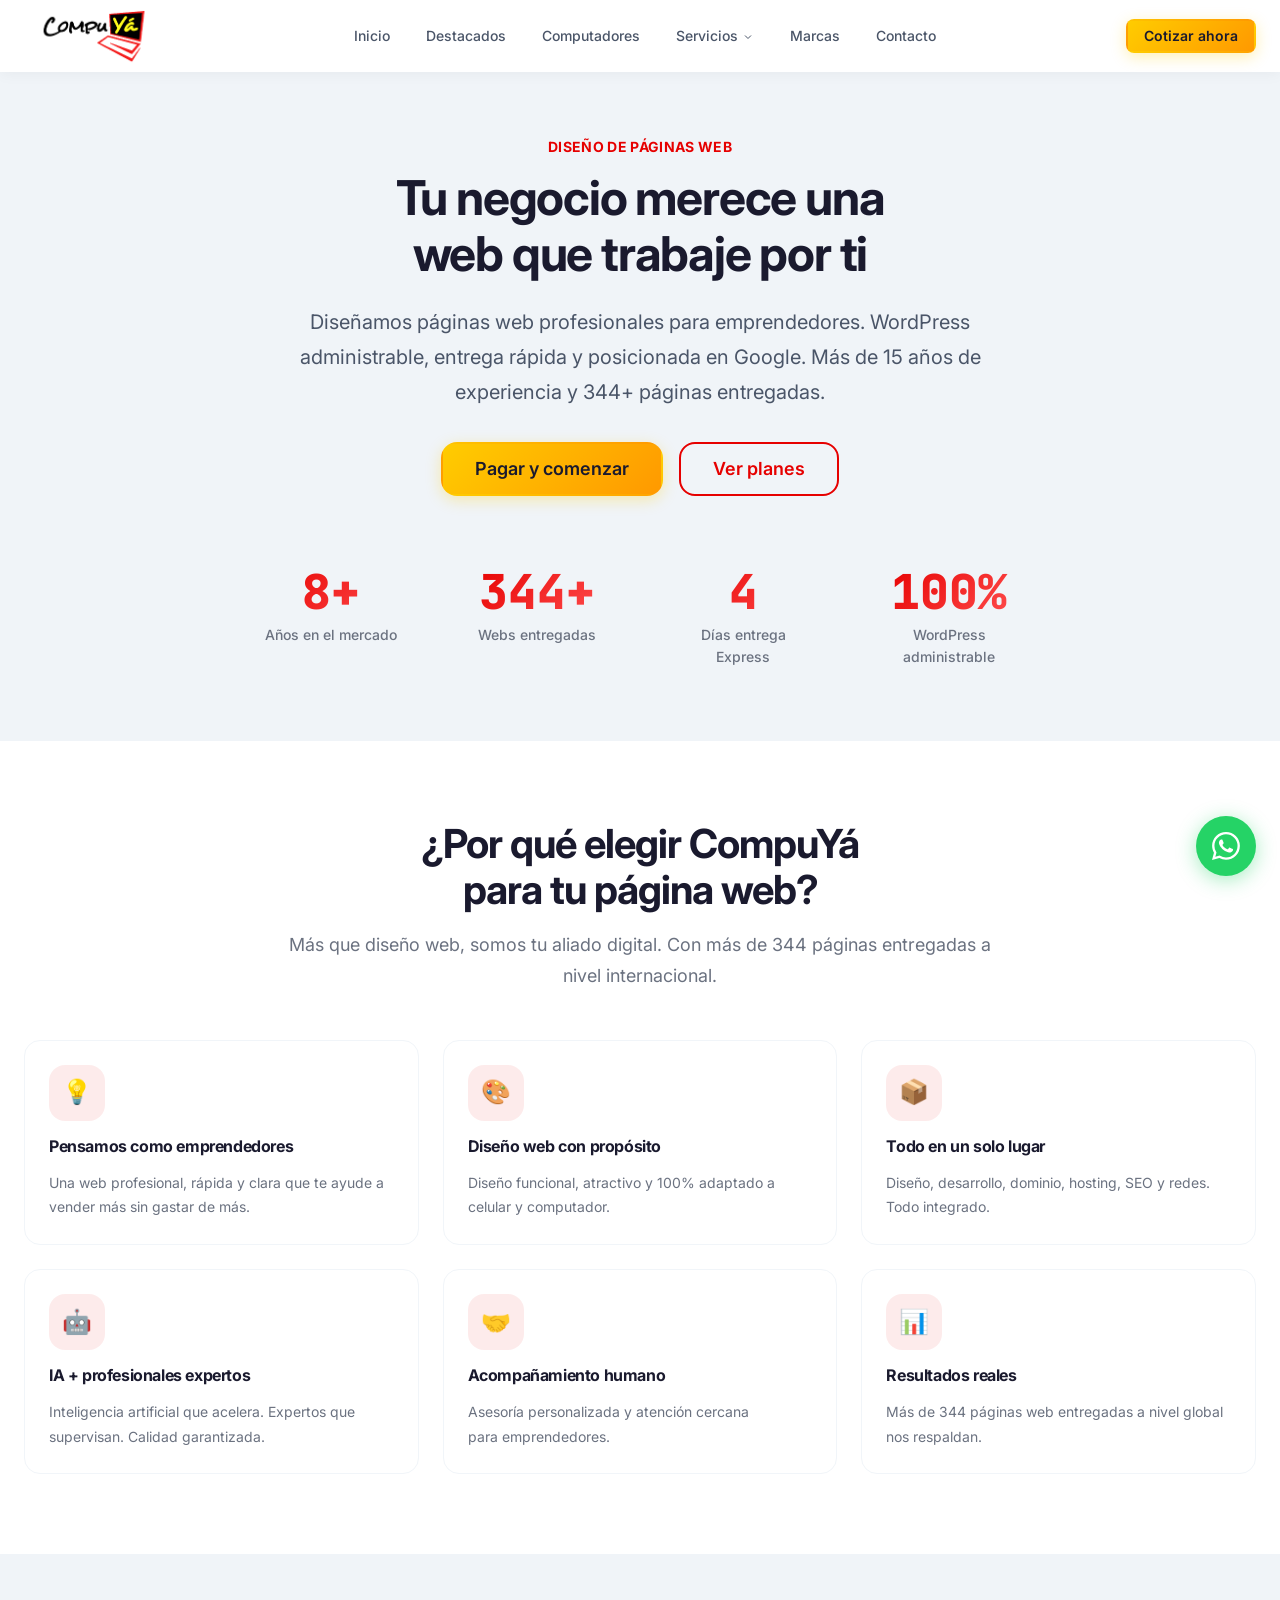
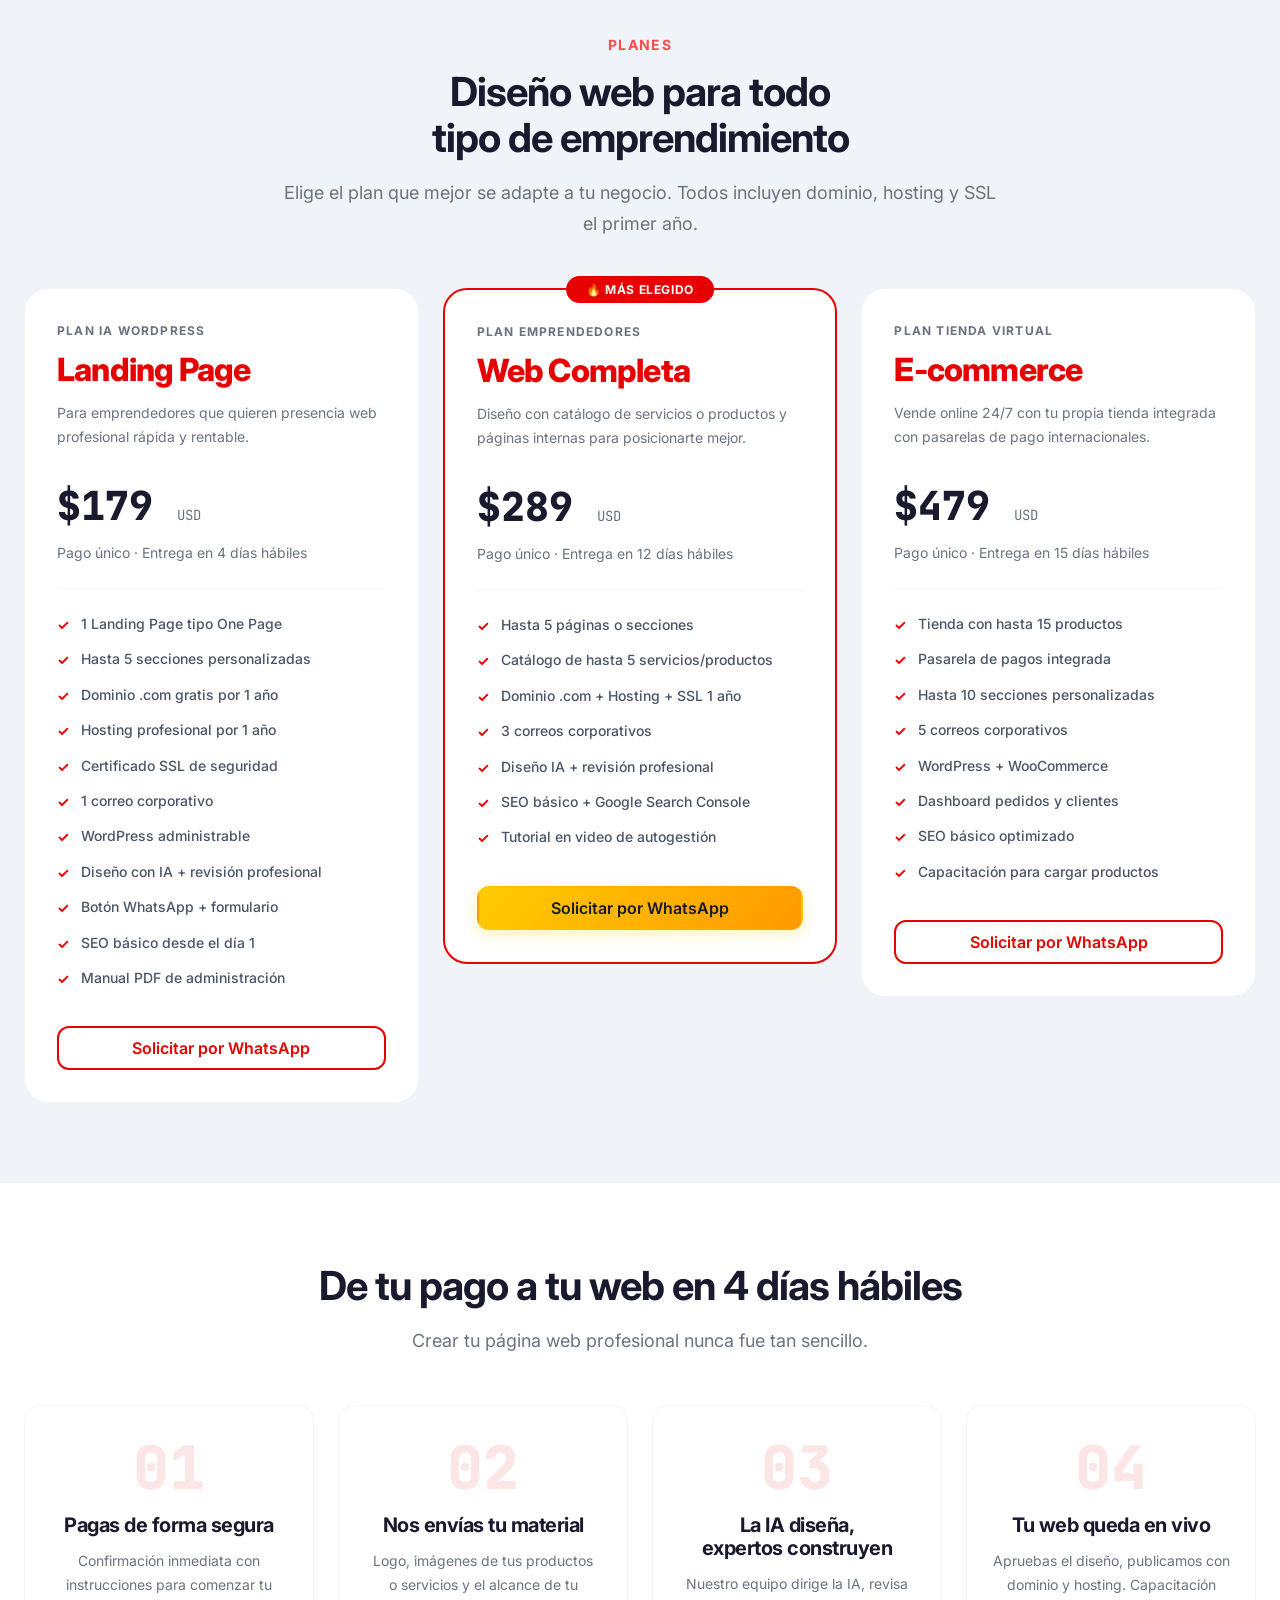
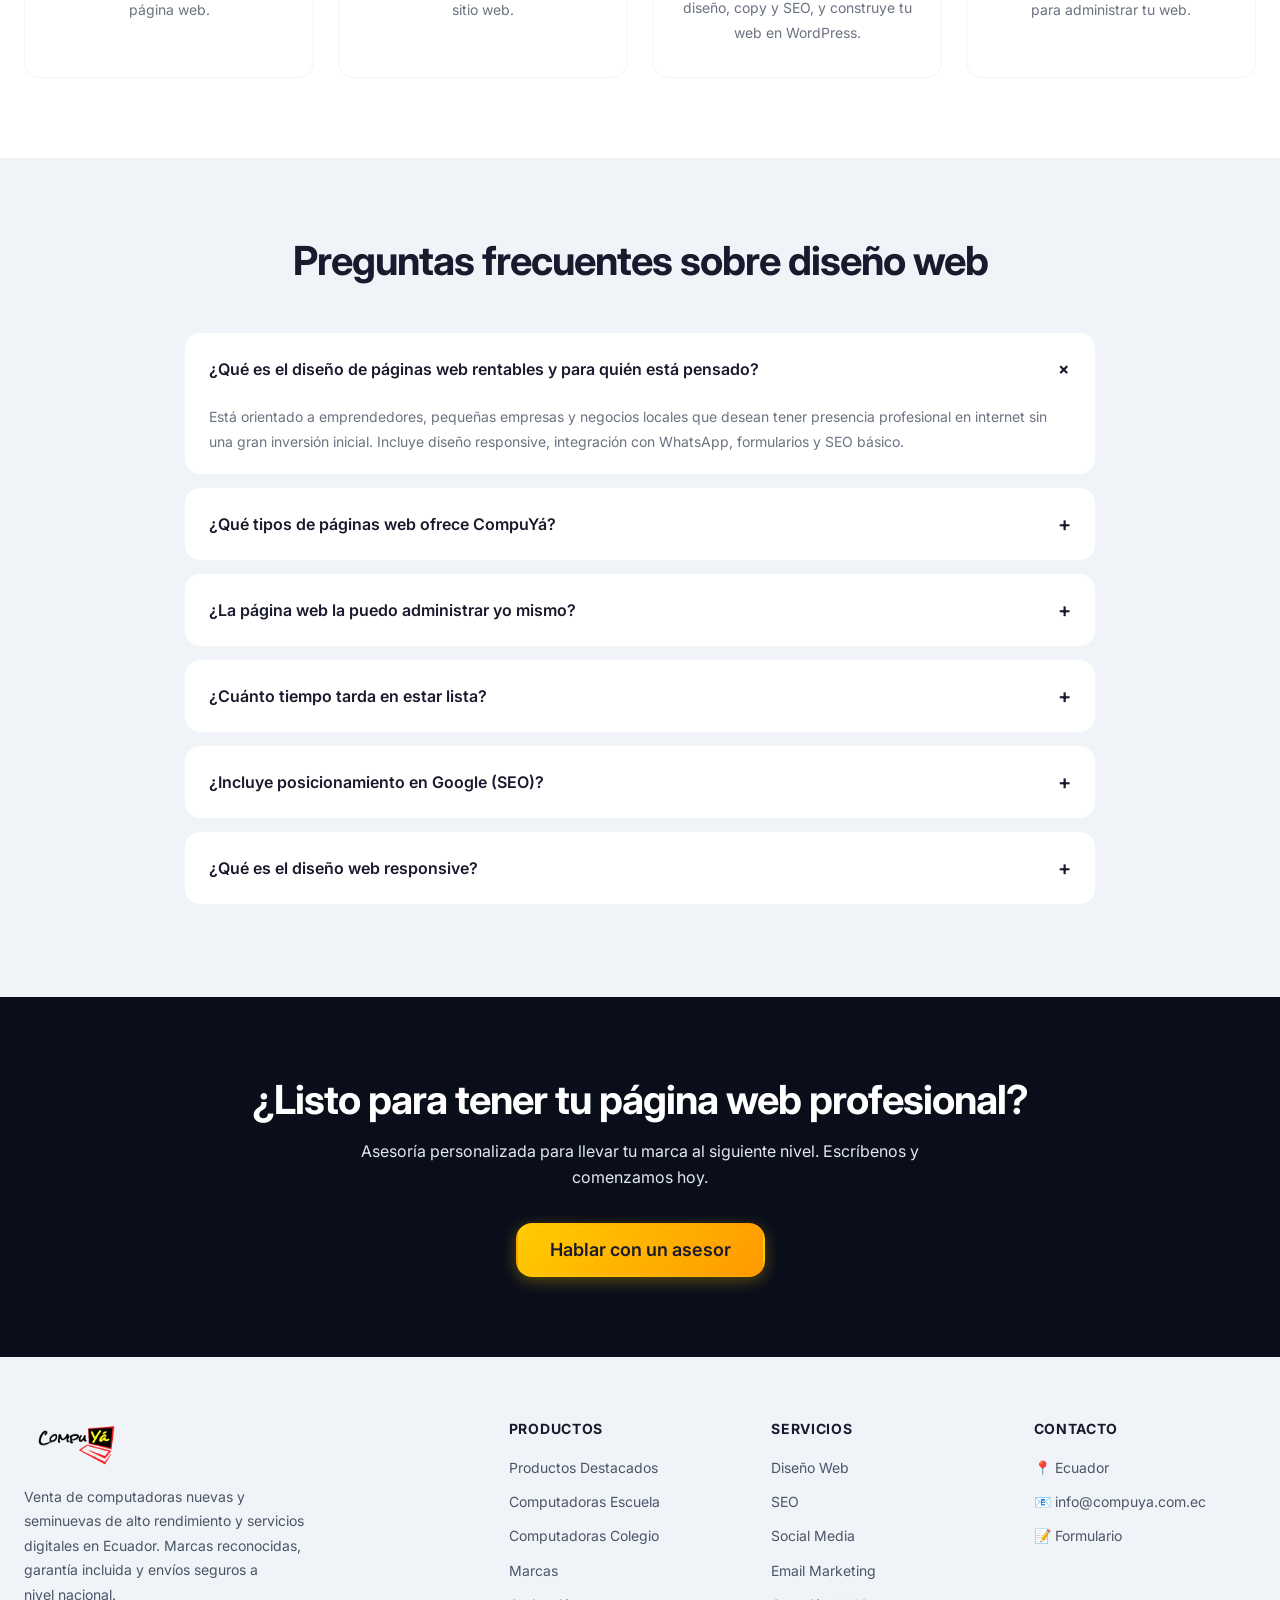
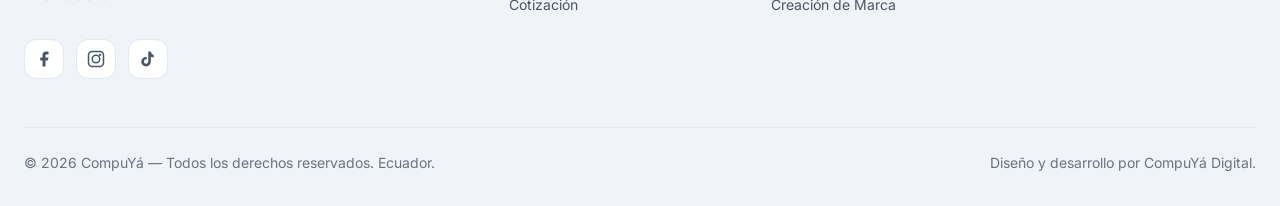
<file: diseno-web.html>
<!DOCTYPE html>
<html lang="es">

<head>
  <meta charset="UTF-8">
  <meta name="viewport" content="width=device-width, initial-scale=1.0">
  <title>Diseño de Páginas Web Profesionales — CompuYá</title>
  <meta name="description"
    content="Diseño de páginas web profesionales para emprendedores. Landing Pages, sitios web completos y tiendas virtuales en WordPress. Entrega desde 4 días hábiles. CompuYá Digital.">
  <link rel="canonical" href="https://compuya.com.ec/diseno-web.html">
  <meta property="og:title" content="Diseño Web Profesional — CompuYá">
  <meta property="og:description"
    content="Páginas web profesionales desde $179 USD. WordPress administrable, SEO incluido, entrega en 4 días hábiles.">
  <meta property="og:url" content="https://compuya.com.ec/diseno-web.html">
  <link rel="icon" href="img/logo.png" type="image/png">
  <link rel="preconnect" href="https://fonts.googleapis.com">
  <link rel="preconnect" href="https://fonts.gstatic.com" crossorigin>
  <link
    href="https://fonts.googleapis.com/css2?family=Inter:wght@400;500;600;700;800&family=JetBrains+Mono:wght@500;700&display=swap"
    rel="stylesheet">
  <link rel="stylesheet" href="css/variables.css?v=6">
  <link rel="stylesheet" href="css/base.css?v=6">
  <link rel="stylesheet" href="css/animations.css?v=6">
  <link rel="stylesheet" href="css/components.css?v=6">
  <link rel="stylesheet" href="css/layout.css?v=6">
  <style>
    .pricing-card {
      background: var(--bg-card);
      border-radius: var(--radius-2xl);
      border: 1px solid var(--border-light);
      padding: var(--space-8);
      display: flex;
      flex-direction: column;
      transition: all var(--transition-base);
    }

    .pricing-card:hover {
      transform: translateY(-6px);
      box-shadow: var(--shadow-card-hover);
    }

    .pricing-card--popular {
      border: 2px solid var(--primary);
      position: relative;
      transform: scale(1.03);
    }

    .pricing-card--popular:hover {
      transform: scale(1.03) translateY(-6px);
    }

    .pricing-card__badge {
      position: absolute;
      top: -14px;
      left: 50%;
      transform: translateX(-50%);
      background: var(--primary);
      color: #fff;
      padding: var(--space-1) var(--space-5);
      border-radius: var(--radius-full);
      font-size: var(--fs-xs);
      font-weight: var(--fw-bold);
      letter-spacing: var(--ls-wider);
      text-transform: uppercase;
      white-space: nowrap;
    }

    .pricing-card__tag {
      font-size: var(--fs-xs);
      font-weight: var(--fw-bold);
      letter-spacing: var(--ls-widest);
      text-transform: uppercase;
      color: var(--text-muted);
      margin-bottom: var(--space-3);
    }

    .pricing-card__title {
      font-size: var(--fs-2xl);
      font-weight: var(--fw-extrabold);
      color: var(--primary);
      margin-bottom: var(--space-3);
    }

    .pricing-card__desc {
      color: var(--text-muted);
      font-size: var(--fs-sm);
      line-height: var(--lh-relaxed);
      margin-bottom: var(--space-6);
    }

    .pricing-card__price {
      font-family: var(--font-mono);
      font-size: var(--fs-3xl);
      font-weight: var(--fw-extrabold);
      color: var(--text-primary);
      margin-bottom: var(--space-1);
    }

    .pricing-card__payment {
      font-size: var(--fs-sm);
      color: var(--text-muted);
      margin-bottom: var(--space-6);
      padding-bottom: var(--space-6);
      border-bottom: 1px solid var(--border-light);
    }

    .pricing-card__features {
      list-style: none;
      padding: 0;
      margin: 0 0 var(--space-6);
      flex: 1;
    }

    .pricing-card__features li {
      display: flex;
      align-items: flex-start;
      gap: var(--space-3);
      margin-bottom: var(--space-3);
      font-size: var(--fs-sm);
      font-weight: var(--fw-medium);
      color: var(--text-secondary);
    }

    .pricing-card__features li::before {
      content: "✓";
      color: var(--primary);
      font-weight: var(--fw-bold);
      flex-shrink: 0;
      margin-top: 1px;
    }

    .faq-item {
      background: var(--bg-card);
      border: 1px solid var(--border-light);
      border-radius: var(--radius-xl);
      margin-bottom: var(--space-3);
      overflow: hidden;
    }

    .faq-item__q {
      width: 100%;
      text-align: left;
      padding: var(--space-5) var(--space-6);
      font-size: var(--fs-base);
      font-weight: var(--fw-semibold);
      color: var(--text-primary);
      background: none;
      border: none;
      cursor: pointer;
      display: flex;
      justify-content: space-between;
      align-items: center;
      gap: var(--space-4);
    }

    .faq-item__q:hover {
      color: var(--primary);
    }

    .faq-item__q span {
      transition: transform var(--transition-base);
      font-size: var(--fs-lg);
    }

    .faq-item.open .faq-item__q span {
      transform: rotate(45deg);
    }

    .faq-item__a {
      max-height: 0;
      overflow: hidden;
      transition: max-height 0.3s ease;
      padding: 0 var(--space-6);
    }

    .faq-item.open .faq-item__a {
      max-height: 500px;
      padding: 0 var(--space-6) var(--space-5);
    }

    .faq-item__a p {
      color: var(--text-muted);
      font-size: var(--fs-sm);
      line-height: var(--lh-relaxed);
    }

    .page-hero {
      padding-top: calc(var(--header-height) + var(--space-16));
      padding-bottom: var(--space-12);
      background: var(--bg-surface);
      text-align: center;
    }

    .page-hero__overline {
      display: block;
      margin-bottom: var(--space-3);
    }
  </style>
</head>

<body>
  <!-- HEADER -->
      <header class="header" id="header" role="banner">
    <div class="container header__inner">
      <a href="index.html" class="header__logo" aria-label="CompuYá - Inicio">
        <img src="img/logo.png" alt="CompuYá Logo">
      </a>

      <nav class="nav" aria-label="Navegación principal">
        <a href="index.html" class="nav__link">Inicio</a>
        <a href="index.html#destacados" class="nav__link">Destacados</a>
        <a href="index.html#computadores" class="nav__link">Computadores</a>
        <div class="nav__dropdown">
          <a href="index.html#servicios" class="nav__link">Servicios <svg width="12" height="12" viewBox="0 0 24 24"
              fill="none" stroke="currentColor" stroke-width="2" style="margin-top: 2px;">
              <path d="M6 9l6 6 6-6" />
            </svg></a>
          <div class="nav__dropdown-content">
            <a href="diseno-web.html">Diseño Web</a>
            <a href="redes-sociales.html">Redes Sociales</a>
            <a href="creamos-tu-marca.html">Creación de Marca</a>
            <a href="avilchat.html">Avilchat (Bot IA)</a>
          </div>
        </div>
        <a href="index.html#marcas" class="nav__link">Marcas</a>
        <a href="contacto.html" class="nav__link">Contacto</a>
      </nav>

      <div class="header__cta">
        <a href="contacto.html" class="btn btn-primary btn-sm">Cotizar ahora</a>
        <button class="mobile-toggle" aria-label="Abrir menú" aria-expanded="false">
          <span></span>
          <span></span>
          <span></span>
        </button>
      </div>
    </div>
  </header>

  <!-- Mobile Navigation -->
  <div class="mobile-nav" id="mobile-nav" role="navigation" aria-label="Menú móvil">
    <a href="index.html" class="mobile-nav__link">Inicio</a>
    <a href="index.html#destacados" class="mobile-nav__link">Destacados</a>
    <a href="index.html#computadores" class="mobile-nav__link">Computadores</a>
    <a href="index.html#servicios" class="mobile-nav__link">Servicios</a>
    <a href="diseno-web.html" class="mobile-nav__link" style="padding-left: 2rem; font-size: 0.9em;">- Diseño Web</a>
    <a href="redes-sociales.html" class="mobile-nav__link" style="padding-left: 2rem; font-size: 0.9em;">- Redes Sociales</a>
    <a href="creamos-tu-marca.html" class="mobile-nav__link" style="padding-left: 2rem; font-size: 0.9em;">- Creación de Marca</a>
    <a href="avilchat.html" class="mobile-nav__link" style="padding-left: 2rem; font-size: 0.9em;">- Avilchat (Bot IA)</a>
    <a href="index.html#marcas" class="mobile-nav__link">Marcas</a>
    <a href="contacto.html" class="mobile-nav__link">Contacto</a>
    <a href="contacto.html" class="btn btn-primary btn-lg" style="margin-top: var(--space-4);">Cotizar ahora</a>
  </div>

  
  

  <main>
    <!-- HERO -->
    <section class="page-hero">
      <div class="container">
        <span class="overline page-hero__overline">DISEÑO DE PÁGINAS WEB</span>
        <h1 style="max-width:800px;margin:0 auto var(--space-6);">Tu negocio merece una web que trabaje por ti</h1>
        <p class="lead" style="max-width:700px;margin:0 auto var(--space-8);">Diseñamos páginas web profesionales para
          emprendedores. WordPress administrable, entrega rápida y posicionada en Google. Más de 15 años de experiencia y
          344+ páginas entregadas.</p>
        <div class="flex gap-4 justify-center flex-wrap">
          <a href="https://wa.me/593992292199?text=Hola,%20quiero%20información%20sobre%20Diseño%20Web" target="_blank"
            rel="noopener" class="btn btn-primary btn-lg">Pagar y comenzar</a>
          <a href="#planes" class="btn btn-outline btn-lg">Ver planes</a>
        </div>
        <div class="grid grid-4 gap-6" style="margin-top:var(--space-12);max-width:800px;margin-inline:auto;">
          <div class="stat-card">
            <div class="stat-card__number">8+</div>
            <div class="stat-card__label">Años en el mercado</div>
          </div>
          <div class="stat-card">
            <div class="stat-card__number">344+</div>
            <div class="stat-card__label">Webs entregadas</div>
          </div>
          <div class="stat-card">
            <div class="stat-card__number">4</div>
            <div class="stat-card__label">Días entrega Express</div>
          </div>
          <div class="stat-card">
            <div class="stat-card__number">100%</div>
            <div class="stat-card__label">WordPress administrable</div>
          </div>
        </div>
      </div>
    </section>

    <!-- ¿POR QUÉ? -->
    <section class="section">
      <div class="container">
        <div class="section-header reveal">
          <h2 class="section-header__title">¿Por qué elegir CompuYá para tu página web?</h2>
          <p class="section-header__desc">Más que diseño web, somos tu aliado digital. Con más de 344 páginas entregadas
            a nivel internacional.</p>
        </div>
        <div class="grid grid-3 gap-6 stagger">
          <div class="reason-card reveal">
            <div class="reason-card__icon">💡</div>
            <h4 class="reason-card__title">Pensamos como emprendedores</h4>
            <p class="reason-card__desc">Una web profesional, rápida y clara que te ayude a vender más sin gastar de
              más.</p>
          </div>
          <div class="reason-card reveal">
            <div class="reason-card__icon">🎨</div>
            <h4 class="reason-card__title">Diseño web con propósito</h4>
            <p class="reason-card__desc">Diseño funcional, atractivo y 100% adaptado a celular y computador.</p>
          </div>
          <div class="reason-card reveal">
            <div class="reason-card__icon">📦</div>
            <h4 class="reason-card__title">Todo en un solo lugar</h4>
            <p class="reason-card__desc">Diseño, desarrollo, dominio, hosting, SEO y redes. Todo integrado.</p>
          </div>
          <div class="reason-card reveal">
            <div class="reason-card__icon">🤖</div>
            <h4 class="reason-card__title">IA + profesionales expertos</h4>
            <p class="reason-card__desc">Inteligencia artificial que acelera. Expertos que supervisan. Calidad
              garantizada.</p>
          </div>
          <div class="reason-card reveal">
            <div class="reason-card__icon">🤝</div>
            <h4 class="reason-card__title">Acompañamiento humano</h4>
            <p class="reason-card__desc">Asesoría personalizada y atención cercana para emprendedores.</p>
          </div>
          <div class="reason-card reveal">
            <div class="reason-card__icon">📊</div>
            <h4 class="reason-card__title">Resultados reales</h4>
            <p class="reason-card__desc">Más de 344 páginas web entregadas a nivel global nos respaldan.</p>
          </div>
        </div>
      </div>
    </section>

    <!-- PLANES -->
    <section class="section section-surface" id="planes">
      <div class="container">
        <div class="section-header reveal">
          <span class="section-header__overline">Planes</span>
          <h2 class="section-header__title">Diseño web para todo tipo de emprendimiento</h2>
          <p class="section-header__desc">Elige el plan que mejor se adapte a tu negocio. Todos incluyen dominio,
            hosting y SSL el primer año.</p>
        </div>
        <div class="grid grid-3 gap-6 stagger" style="align-items:start;">
          <!-- Landing Page -->
          <div class="pricing-card reveal">
            <div class="pricing-card__tag">Plan IA WordPress</div>
            <h3 class="pricing-card__title">Landing Page</h3>
            <p class="pricing-card__desc">Para emprendedores que quieren presencia web profesional rápida y rentable.
            </p>
            <div class="pricing-card__price">$179 <span
                style="font-size:var(--fs-sm);color:var(--text-muted);font-weight:400;">USD</span></div>
            <div class="pricing-card__payment">Pago único · Entrega en 4 días hábiles</div>
            <ul class="pricing-card__features">
              <li>1 Landing Page tipo One Page</li>
              <li>Hasta 5 secciones personalizadas</li>
              <li>Dominio .com gratis por 1 año</li>
              <li>Hosting profesional por 1 año</li>
              <li>Certificado SSL de seguridad</li>
              <li>1 correo corporativo</li>
              <li>WordPress administrable</li>
              <li>Diseño con IA + revisión profesional</li>
              <li>Botón WhatsApp + formulario</li>
              <li>SEO básico desde el día 1</li>
              <li>Manual PDF de administración</li>
            </ul>
            <a href="https://wa.me/593992292199?text=Hola,%20me%20interesa%20el%20plan%20Landing%20Page" target="_blank"
              rel="noopener" class="btn btn-outline" style="width:100%;">Solicitar por WhatsApp</a>
          </div>
          <!-- Web Completa -->
          <div class="pricing-card pricing-card--popular reveal">
            <span class="pricing-card__badge">🔥 Más elegido</span>
            <div class="pricing-card__tag">Plan Emprendedores</div>
            <h3 class="pricing-card__title">Web Completa</h3>
            <p class="pricing-card__desc">Diseño con catálogo de servicios o productos y páginas internas para
              posicionarte mejor.</p>
            <div class="pricing-card__price">$289 <span
                style="font-size:var(--fs-sm);color:var(--text-muted);font-weight:400;">USD</span></div>
            <div class="pricing-card__payment">Pago único · Entrega en 12 días hábiles</div>
            <ul class="pricing-card__features">
              <li>Hasta 5 páginas o secciones</li>
              <li>Catálogo de hasta 5 servicios/productos</li>
              <li>Dominio .com + Hosting + SSL 1 año</li>
              <li>3 correos corporativos</li>
              <li>Diseño IA + revisión profesional</li>
              <li>SEO básico + Google Search Console</li>
              <li>Tutorial en video de autogestión</li>
            </ul>
            <a href="https://wa.me/593992292199?text=Hola,%20me%20interesa%20el%20plan%20Web%20Completa" target="_blank"
              rel="noopener" class="btn btn-primary" style="width:100%;">Solicitar por WhatsApp</a>
          </div>
          <!-- E-commerce -->
          <div class="pricing-card reveal">
            <div class="pricing-card__tag">Plan Tienda Virtual</div>
            <h3 class="pricing-card__title">E-commerce</h3>
            <p class="pricing-card__desc">Vende online 24/7 con tu propia tienda integrada con pasarelas de pago
              internacionales.</p>
            <div class="pricing-card__price">$479 <span
                style="font-size:var(--fs-sm);color:var(--text-muted);font-weight:400;">USD</span></div>
            <div class="pricing-card__payment">Pago único · Entrega en 15 días hábiles</div>
            <ul class="pricing-card__features">
              <li>Tienda con hasta 15 productos</li>
              <li>Pasarela de pagos integrada</li>
              <li>Hasta 10 secciones personalizadas</li>
              <li>5 correos corporativos</li>
              <li>WordPress + WooCommerce</li>
              <li>Dashboard pedidos y clientes</li>
              <li>SEO básico optimizado</li>
              <li>Capacitación para cargar productos</li>
            </ul>
            <a href="https://wa.me/593992292199?text=Hola,%20me%20interesa%20el%20plan%20E-commerce" target="_blank"
              rel="noopener" class="btn btn-outline" style="width:100%;">Solicitar por WhatsApp</a>
          </div>
        </div>
      </div>
    </section>

    <!-- PROCESO -->
    <section class="section">
      <div class="container">
        <div class="section-header reveal">
          <h2 class="section-header__title">De tu pago a tu web en 4 días hábiles</h2>
          <p class="section-header__desc">Crear tu página web profesional nunca fue tan sencillo.</p>
        </div>
        <div class="grid grid-4 gap-6 stagger">
          <div class="step-card reveal">
            <div class="step-card__number">01</div>
            <h4 class="step-card__title">Pagas de forma segura</h4>
            <p class="step-card__desc">Confirmación inmediata con instrucciones para comenzar tu página web.</p>
          </div>
          <div class="step-card reveal">
            <div class="step-card__number">02</div>
            <h4 class="step-card__title">Nos envías tu material</h4>
            <p class="step-card__desc">Logo, imágenes de tus productos o servicios y el alcance de tu sitio web.</p>
          </div>
          <div class="step-card reveal">
            <div class="step-card__number">03</div>
            <h4 class="step-card__title">La IA diseña, expertos construyen</h4>
            <p class="step-card__desc">Nuestro equipo dirige la IA, revisa diseño, copy y SEO, y construye tu web en
              WordPress.</p>
          </div>
          <div class="step-card reveal">
            <div class="step-card__number">04</div>
            <h4 class="step-card__title">Tu web queda en vivo</h4>
            <p class="step-card__desc">Apruebas el diseño, publicamos con dominio y hosting. Capacitación para
              administrar tu web.</p>
          </div>
        </div>
      </div>
    </section>

    <!-- FAQ -->
    <section class="section section-surface">
      <div class="container container-narrow">
        <div class="section-header reveal">
          <h2 class="section-header__title">Preguntas frecuentes sobre diseño web</h2>
        </div>
        <div class="reveal">
          <div class="faq-item open"><button class="faq-item__q"
              onclick="this.parentElement.classList.toggle('open')">¿Qué es el diseño de páginas web rentables y para
              quién está pensado? <span>+</span></button>
            <div class="faq-item__a">
              <p>Está orientado a emprendedores, pequeñas empresas y negocios locales que desean tener presencia
                profesional en internet sin una gran inversión inicial. Incluye diseño responsive, integración con
                WhatsApp, formularios y SEO básico.</p>
            </div>
          </div>
          <div class="faq-item"><button class="faq-item__q" onclick="this.parentElement.classList.toggle('open')">¿Qué
              tipos de páginas web ofrece CompuYá? <span>+</span></button>
            <div class="faq-item__a">
              <p>Tenemos Landing Page Express IA ($179 USD — 4 días hábiles), Web Completa ($289 USD — 12 días hábiles)
                y Tienda Virtual E-commerce ($479 USD — 15 días hábiles). Todos incluyen dominio .com y hosting por un
                año.</p>
            </div>
          </div>
          <div class="faq-item"><button class="faq-item__q" onclick="this.parentElement.classList.toggle('open')">¿La
              página web la puedo administrar yo mismo? <span>+</span></button>
            <div class="faq-item__a">
              <p>Sí. Todas nuestras páginas están en WordPress, el CMS más usado del mundo. Recibes capacitación y un
                manual de administración en PDF.</p>
            </div>
          </div>
          <div class="faq-item"><button class="faq-item__q"
              onclick="this.parentElement.classList.toggle('open')">¿Cuánto tiempo tarda en estar lista?
              <span>+</span></button>
            <div class="faq-item__a">
              <p>Express IA en 4 días hábiles, Web Completa en 12 días hábiles y Tienda Virtual en 15 días hábiles. Los
                tiempos cuentan desde que recibimos todo el material.</p>
            </div>
          </div>
          <div class="faq-item"><button class="faq-item__q"
              onclick="this.parentElement.classList.toggle('open')">¿Incluye posicionamiento en Google (SEO)?
              <span>+</span></button>
            <div class="faq-item__a">
              <p>Sí. Todos los planes incluyen SEO básico desde el día 1, optimización de velocidad y configuración de
                Google Search Console.</p>
            </div>
          </div>
          <div class="faq-item"><button class="faq-item__q" onclick="this.parentElement.classList.toggle('open')">¿Qué
              es el diseño web responsive? <span>+</span></button>
            <div class="faq-item__a">
              <p>El diseño web responsive permite que tu sitio se vea perfecto en celulares, tablets y computadoras. Más
                del 80% del tráfico web proviene de dispositivos móviles.</p>
            </div>
          </div>
        </div>
      </div>
    </section>

    <!-- CTA -->
    <section class="section section-dark text-center">
      <div class="container">
        <h2 style="color:#fff;margin-bottom:var(--space-4);">¿Listo para tener tu página web profesional?</h2>
        <p style="color:var(--text-on-dark);margin-bottom:var(--space-8);max-width:600px;margin-inline:auto;">Asesoría
          personalizada para llevar tu marca al siguiente nivel. Escríbenos y comenzamos hoy.</p>
        <a href="https://wa.me/593992292199?text=Hola,%20quiero%20información%20sobre%20Diseño%20Web" target="_blank"
          rel="noopener" class="btn btn-primary btn-lg">Hablar con un asesor</a>
      </div>
    </section>
  </main>

  <!-- FOOTER -->
  <footer class="footer" role="contentinfo">
    <div class="container">
      <div class="footer__grid">
        <!-- Brand -->
        <div class="footer__brand">
          <img src="img/logo.png" alt="CompuYá Logo">
          <p>Venta de computadoras nuevas y seminuevas de alto rendimiento y servicios digitales en Ecuador. Marcas reconocidas,
            garantía incluida y envíos seguros a nivel nacional.</p>
          <div class="footer__social">
            <a href="https://www.facebook.com/share/1ExBYpU1x3/?mibextid=wwXIfr" target="_blank" rel="noopener" aria-label="Facebook">
              <svg width="18" height="18" fill="currentColor" viewBox="0 0 24 24">
                <path d="M18 2h-3a5 5 0 0 0-5 5v3H7v4h3v8h4v-8h3l1-4h-4V7a1 1 0 0 1 1-1h3z" />
              </svg>
            </a>
            <a href="https://www.instagram.com/compuya_ec?igsi=a3N1Z2F3ODg2bHVi" target="_blank" rel="noopener" aria-label="Instagram">
              <svg width="18" height="18" fill="currentColor" viewBox="0 0 24 24">
                <rect x="2" y="2" width="20" height="20" rx="5" ry="5" fill="none" stroke="currentColor"
                  stroke-width="2" />
                <circle cx="12" cy="12" r="5" fill="none" stroke="currentColor" stroke-width="2" />
                <circle cx="17.5" cy="6.5" r="1.5" />
              </svg>
            </a>
            <a href="https://www.tiktok.com/@compuya.guayaquil?_r=1&_t=ZS-99EzkdgoQxp" target="_blank" rel="noopener" aria-label="TikTok">
              <svg width="18" height="18" fill="currentColor" viewBox="0 0 24 24">
                <path
                  d="M19.59 6.69a4.83 4.83 0 0 1-3.77-4.25V2h-3.45v13.67a2.89 2.89 0 0 1-2.88 2.5 2.89 2.89 0 0 1 0-5.78 2.92 2.92 0 0 1 .88.13V9.4a6.84 6.84 0 0 0-1-.05A6.33 6.33 0 0 0 3 15.57 6.33 6.33 0 0 0 9.37 22a6.33 6.33 0 0 0 6.37-6.43V9.16a8.16 8.16 0 0 0 3.85.92V6.69z" />
              </svg>
            </a>
          </div>
        </div>

        <!-- Productos -->
        <div>
          <h4 class="footer__col-title">Productos</h4>
          <div class="footer__links">
            <a href="#destacados" class="footer__link">Productos Destacados</a>
            <a href="#computadores" class="footer__link">Computadoras Escuela</a>
            <a href="#computadores" class="footer__link">Computadoras Colegio</a>
            <a href="#marcas" class="footer__link">Marcas</a>
            <a href="contacto.html" class="footer__link">Cotización</a>
          </div>
        </div>

        <!-- Servicios -->
        <div>
          <h4 class="footer__col-title">Servicios</h4>
          <div class="footer__links">
            <a href="#servicios" class="footer__link">Diseño Web</a>
            <a href="#servicios" class="footer__link">SEO</a>
            <a href="#servicios" class="footer__link">Social Media</a>
            <a href="#servicios" class="footer__link">Email Marketing</a>
            <a href="#servicios" class="footer__link">Creación de Marca</a>
          </div>
        </div>

        <!-- Contacto -->
        <div>
          <h4 class="footer__col-title">Contacto</h4>
          <div class="footer__links">
            <span class="footer__link">📍 Ecuador</span>
            <span class="footer__link">📧 info@compuya.com.ec</span>
            <a href="contacto.html" class="footer__link">📝 Formulario</a>
          </div>
        </div>
      </div>

      <div class="footer__bottom">
        <p class="footer__copyright">© <span id="current-year">2024</span> CompuYá — Todos los derechos reservados.
          Ecuador.</p>
        <p class="footer__copyright">Diseño y desarrollo por CompuYá Digital.</p>
      </div>
    </div>
  </footer>

  <a href="https://wa.me/593992292199" class="whatsapp-float" target="_blank" rel="noopener" aria-label="WhatsApp"><svg
      width="28" height="28" fill="currentColor" viewBox="0 0 16 16">
      <path
        d="M13.601 2.326A7.854 7.854 0 0 0 7.994 0C3.627 0 .068 3.558.064 7.926c0 1.399.366 2.76 1.057 3.965L0 16l4.204-1.102a7.933 7.933 0 0 0 3.79.965h.004c4.368 0 7.926-3.558 7.93-7.93A7.898 7.898 0 0 0 13.6 2.326zM7.994 14.521a6.573 6.573 0 0 1-3.356-.92l-.24-.144-2.494.654.666-2.433-.156-.251a6.56 6.56 0 0 1-1.007-3.505c0-3.626 2.957-6.584 6.591-6.584a6.56 6.56 0 0 1 4.66 1.931 6.557 6.557 0 0 1 1.928 4.66c-.004 3.639-2.961 6.592-6.592 6.592zm3.615-4.934c-.197-.099-1.17-.578-1.353-.646-.182-.065-.315-.099-.445.099-.133.197-.513.646-.627.775-.114.133-.232.148-.43.05-.197-.1-.836-.308-1.592-.985-.59-.525-.985-1.175-1.103-1.372-.114-.198-.011-.304.088-.403.087-.088.197-.232.296-.346.1-.114.133-.198.198-.33.065-.134.034-.248-.015-.347-.05-.099-.445-1.076-.612-1.47-.16-.389-.323-.335-.445-.34-.114-.007-.247-.007-.38-.007a.729.729 0 0 0-.529.247c-.182.198-.691.677-.691 1.654 0 .977.71 1.916.81 2.049.098.133 1.394 2.132 3.383 2.992.47.205.84.326 1.129.418.475.152.904.129 1.246.08.38-.058 1.171-.48 1.338-.943.164-.464.164-.86.114-.943-.049-.084-.182-.133-.38-.232z" />
    </svg></a>
  <button class="scroll-top" aria-label="Volver al inicio"><svg width="20" height="20" fill="none" stroke="currentColor"
      viewBox="0 0 24 24">
      <path stroke-linecap="round" stroke-linejoin="round" stroke-width="2" d="M5 15l7-7 7 7" />
    </svg></button>
  <script src="js/app.js"></script>
</body>

</html>
</file>
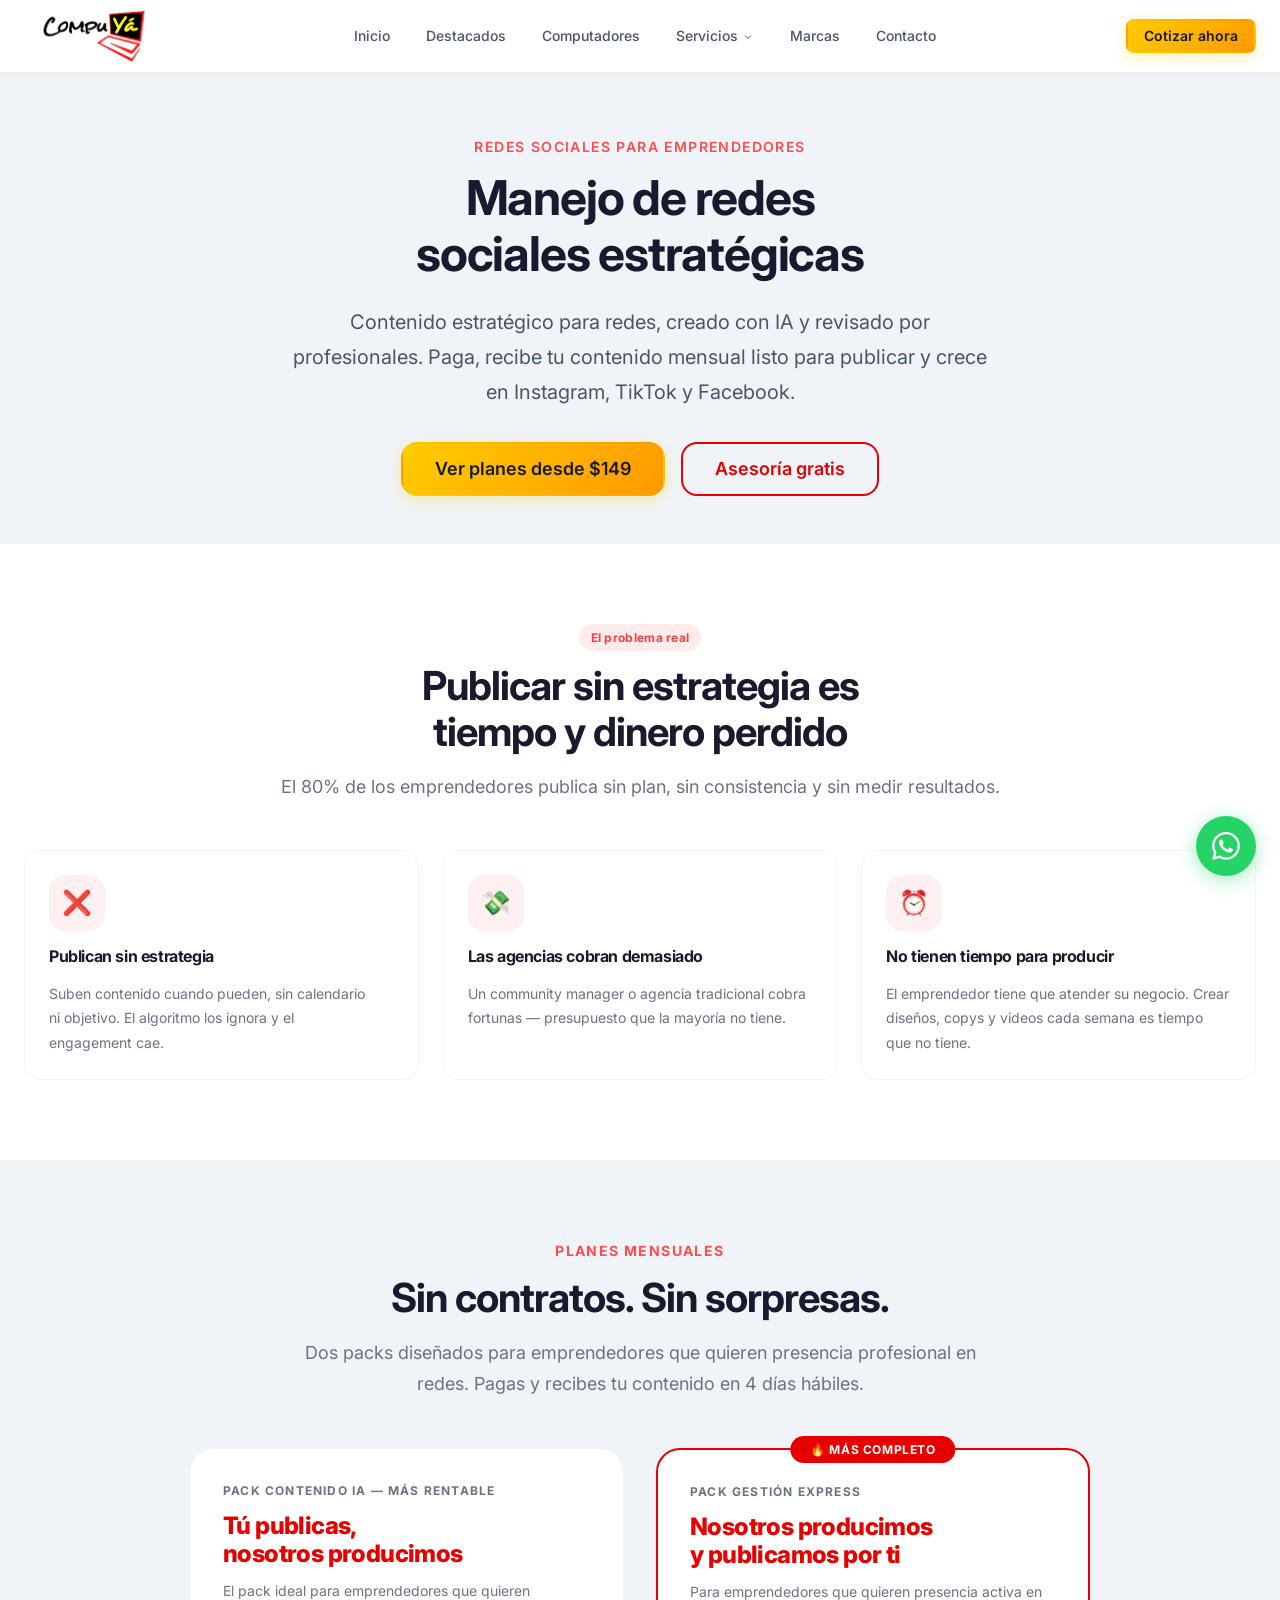
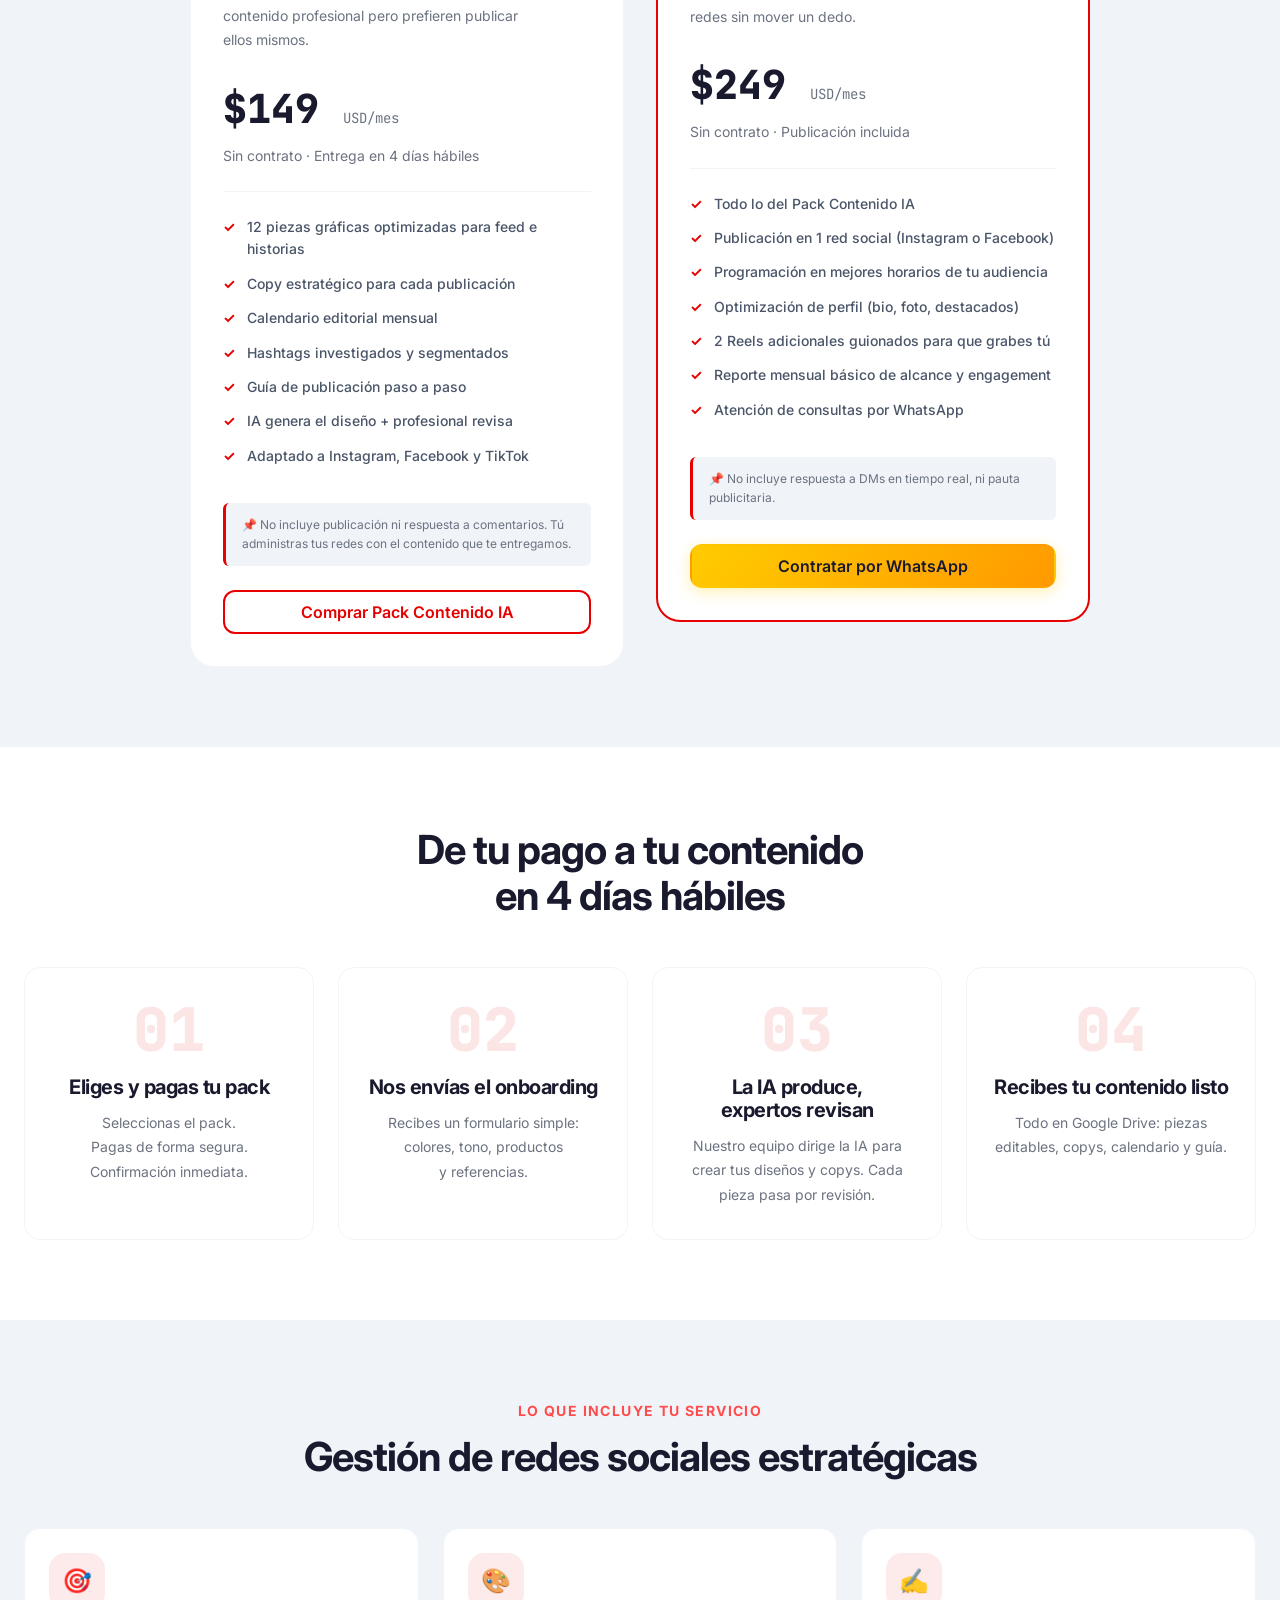
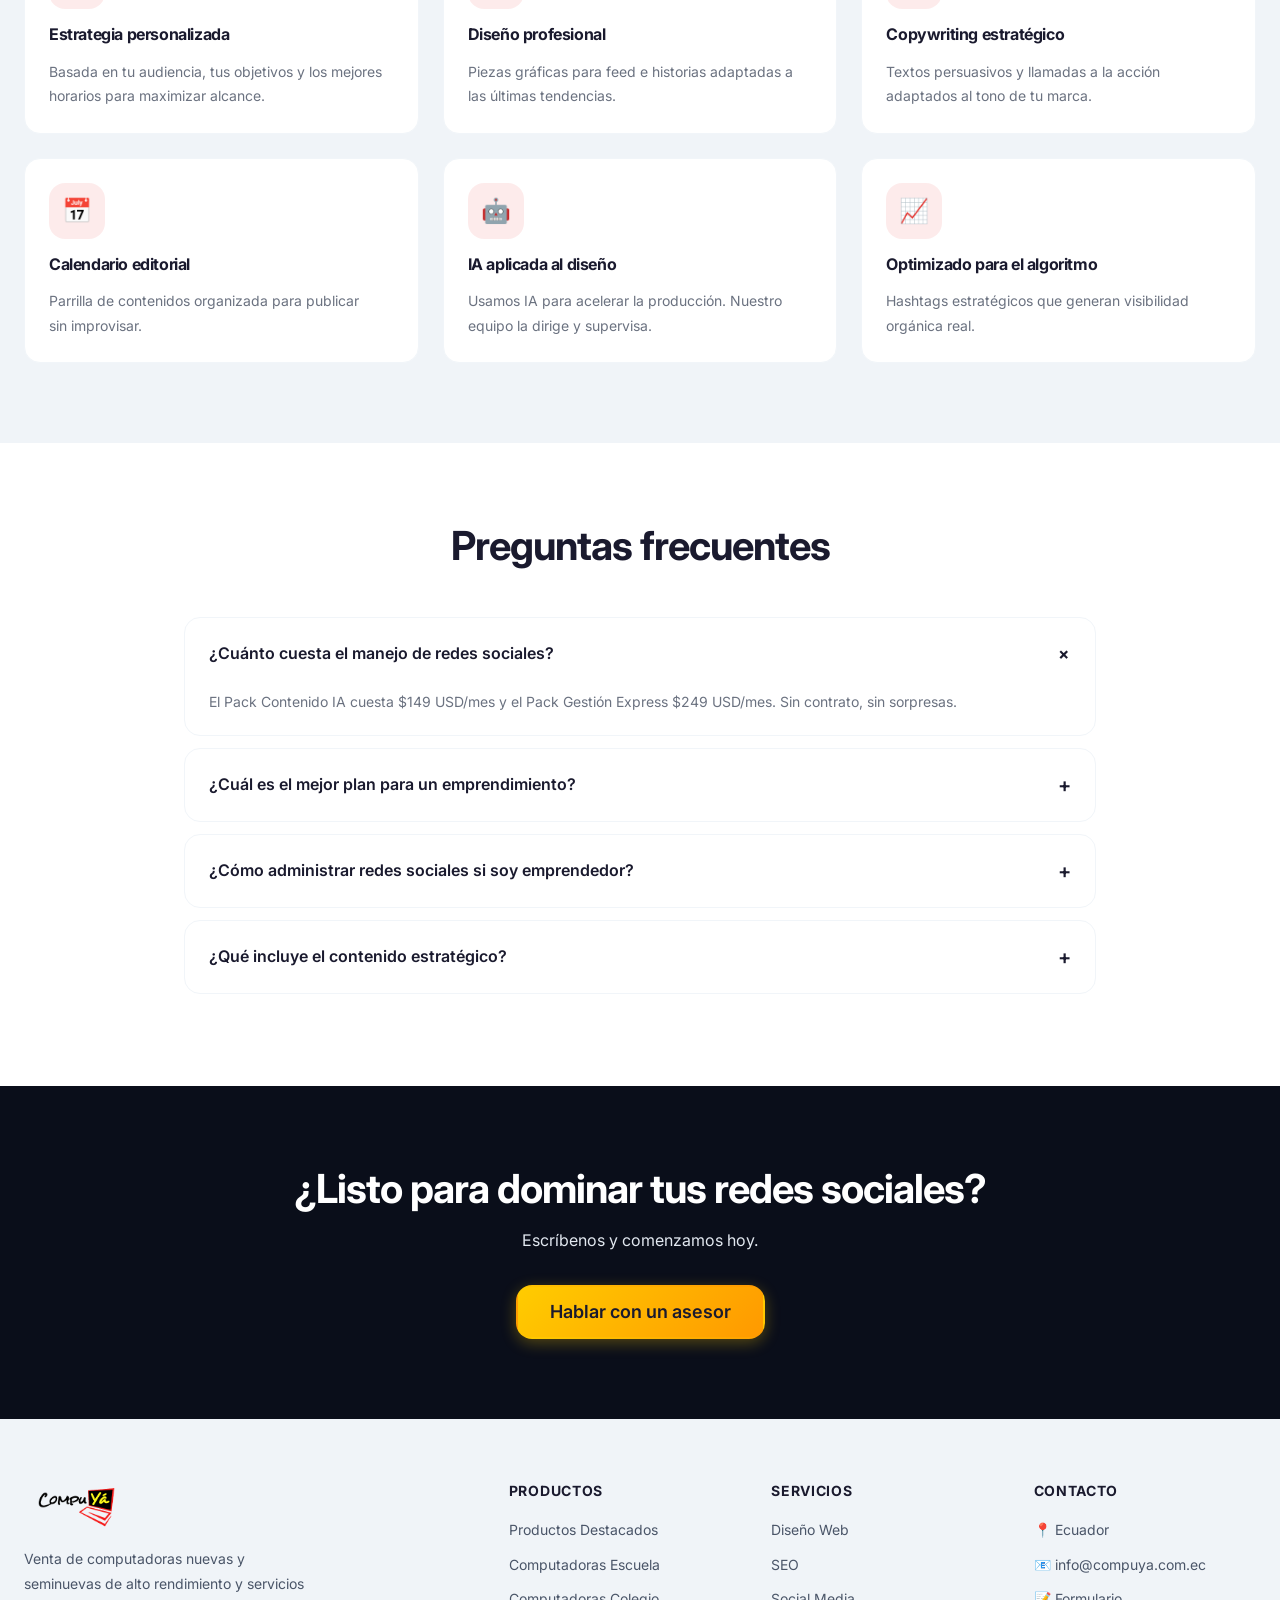
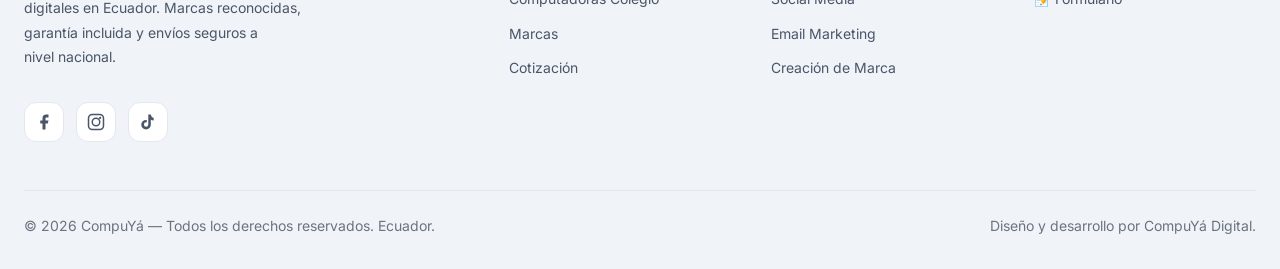
<file: redes-sociales.html>
<!DOCTYPE html>
<html lang="es">

<head>
  <meta charset="UTF-8">
  <meta name="viewport" content="width=device-width, initial-scale=1.0">
  <title>Manejo de Redes Sociales Estratégicas — CompuYá</title>
  <meta name="description"
    content="Manejo de redes sociales para emprendedores. Contenido profesional creado con IA y revisado por expertos. Desde $149/mes. CompuYá Digital.">
  <link rel="canonical" href="https://compuya.com.ec/redes-sociales.html">
  <link rel="icon" href="img/logo.png" type="image/png">
  <link rel="preconnect" href="https://fonts.googleapis.com">
  <link rel="preconnect" href="https://fonts.gstatic.com" crossorigin>
  <link
    href="https://fonts.googleapis.com/css2?family=Inter:wght@400;500;600;700;800&family=JetBrains+Mono:wght@500;700&display=swap"
    rel="stylesheet">
  <link rel="stylesheet" href="css/variables.css?v=6">
  <link rel="stylesheet" href="css/base.css?v=6">
  <link rel="stylesheet" href="css/animations.css?v=6">
  <link rel="stylesheet" href="css/components.css?v=6">
  <link rel="stylesheet" href="css/layout.css?v=6">
  <style>
    .pricing-card {
      background: var(--bg-card);
      border-radius: var(--radius-2xl);
      border: 1px solid var(--border-light);
      padding: var(--space-8);
      display: flex;
      flex-direction: column;
      transition: all var(--transition-base);
    }

    .pricing-card:hover {
      transform: translateY(-6px);
      box-shadow: var(--shadow-card-hover);
    }

    .pricing-card--popular {
      border: 2px solid var(--primary);
      position: relative;
      transform: scale(1.03);
    }

    .pricing-card--popular:hover {
      transform: scale(1.03) translateY(-6px);
    }

    .pricing-card__badge {
      position: absolute;
      top: -14px;
      left: 50%;
      transform: translateX(-50%);
      background: var(--primary);
      color: #fff;
      padding: var(--space-1) var(--space-5);
      border-radius: var(--radius-full);
      font-size: var(--fs-xs);
      font-weight: var(--fw-bold);
      letter-spacing: var(--ls-wider);
      text-transform: uppercase;
      white-space: nowrap;
    }

    .pricing-card__tag {
      font-size: var(--fs-xs);
      font-weight: var(--fw-bold);
      letter-spacing: var(--ls-widest);
      text-transform: uppercase;
      color: var(--text-muted);
      margin-bottom: var(--space-3);
    }

    .pricing-card__title {
      font-size: var(--fs-xl);
      font-weight: var(--fw-extrabold);
      color: var(--primary);
      margin-bottom: var(--space-3);
    }

    .pricing-card__desc {
      color: var(--text-muted);
      font-size: var(--fs-sm);
      line-height: var(--lh-relaxed);
      margin-bottom: var(--space-6);
    }

    .pricing-card__price {
      font-family: var(--font-mono);
      font-size: var(--fs-3xl);
      font-weight: var(--fw-extrabold);
      color: var(--text-primary);
      margin-bottom: var(--space-1);
    }

    .pricing-card__payment {
      font-size: var(--fs-sm);
      color: var(--text-muted);
      margin-bottom: var(--space-6);
      padding-bottom: var(--space-6);
      border-bottom: 1px solid var(--border-light);
    }

    .pricing-card__features {
      list-style: none;
      padding: 0;
      margin: 0 0 var(--space-6);
      flex: 1;
    }

    .pricing-card__features li {
      display: flex;
      align-items: flex-start;
      gap: var(--space-3);
      margin-bottom: var(--space-3);
      font-size: var(--fs-sm);
      font-weight: var(--fw-medium);
      color: var(--text-secondary);
    }

    .pricing-card__features li::before {
      content: "✓";
      color: var(--primary);
      font-weight: var(--fw-bold);
      flex-shrink: 0;
    }

    .pricing-card__note {
      padding: var(--space-3) var(--space-4);
      background: var(--bg-surface);
      border-left: 3px solid var(--primary);
      border-radius: var(--radius-sm);
      font-size: var(--fs-xs);
      color: var(--text-muted);
      margin-bottom: var(--space-6);
    }

    .faq-item {
      background: var(--bg-card);
      border: 1px solid var(--border-light);
      border-radius: var(--radius-xl);
      margin-bottom: var(--space-3);
      overflow: hidden;
    }

    .faq-item__q {
      width: 100%;
      text-align: left;
      padding: var(--space-5) var(--space-6);
      font-size: var(--fs-base);
      font-weight: var(--fw-semibold);
      color: var(--text-primary);
      background: none;
      border: none;
      cursor: pointer;
      display: flex;
      justify-content: space-between;
      align-items: center;
      gap: var(--space-4);
    }

    .faq-item__q:hover {
      color: var(--primary);
    }

    .faq-item__q span {
      transition: transform var(--transition-base);
      font-size: var(--fs-lg);
    }

    .faq-item.open .faq-item__q span {
      transform: rotate(45deg);
    }

    .faq-item__a {
      max-height: 0;
      overflow: hidden;
      transition: max-height 0.3s ease;
      padding: 0 var(--space-6);
    }

    .faq-item.open .faq-item__a {
      max-height: 500px;
      padding: 0 var(--space-6) var(--space-5);
    }

    .faq-item__a p {
      color: var(--text-muted);
      font-size: var(--fs-sm);
      line-height: var(--lh-relaxed);
    }

    .page-hero {
      padding-top: calc(var(--header-height) + var(--space-16));
      padding-bottom: var(--space-12);
      background: var(--bg-surface);
      text-align: center;
    }
  </style>
</head>

<body>
      <header class="header" id="header" role="banner">
    <div class="container header__inner">
      <a href="index.html" class="header__logo" aria-label="CompuYá - Inicio">
        <img src="img/logo.png" alt="CompuYá Logo">
      </a>

      <nav class="nav" aria-label="Navegación principal">
        <a href="index.html" class="nav__link">Inicio</a>
        <a href="index.html#destacados" class="nav__link">Destacados</a>
        <a href="index.html#computadores" class="nav__link">Computadores</a>
        <div class="nav__dropdown">
          <a href="index.html#servicios" class="nav__link">Servicios <svg width="12" height="12" viewBox="0 0 24 24"
              fill="none" stroke="currentColor" stroke-width="2" style="margin-top: 2px;">
              <path d="M6 9l6 6 6-6" />
            </svg></a>
          <div class="nav__dropdown-content">
            <a href="diseno-web.html">Diseño Web</a>
            <a href="redes-sociales.html">Redes Sociales</a>
            <a href="creamos-tu-marca.html">Creación de Marca</a>
            <a href="avilchat.html">Avilchat (Bot IA)</a>
          </div>
        </div>
        <a href="index.html#marcas" class="nav__link">Marcas</a>
        <a href="contacto.html" class="nav__link">Contacto</a>
      </nav>

      <div class="header__cta">
        <a href="contacto.html" class="btn btn-primary btn-sm">Cotizar ahora</a>
        <button class="mobile-toggle" aria-label="Abrir menú" aria-expanded="false">
          <span></span>
          <span></span>
          <span></span>
        </button>
      </div>
    </div>
  </header>

  <!-- Mobile Navigation -->
  <div class="mobile-nav" id="mobile-nav" role="navigation" aria-label="Menú móvil">
    <a href="index.html" class="mobile-nav__link">Inicio</a>
    <a href="index.html#destacados" class="mobile-nav__link">Destacados</a>
    <a href="index.html#computadores" class="mobile-nav__link">Computadores</a>
    <a href="index.html#servicios" class="mobile-nav__link">Servicios</a>
    <a href="diseno-web.html" class="mobile-nav__link" style="padding-left: 2rem; font-size: 0.9em;">- Diseño Web</a>
    <a href="redes-sociales.html" class="mobile-nav__link" style="padding-left: 2rem; font-size: 0.9em;">- Redes Sociales</a>
    <a href="creamos-tu-marca.html" class="mobile-nav__link" style="padding-left: 2rem; font-size: 0.9em;">- Creación de Marca</a>
    <a href="avilchat.html" class="mobile-nav__link" style="padding-left: 2rem; font-size: 0.9em;">- Avilchat (Bot IA)</a>
    <a href="index.html#marcas" class="mobile-nav__link">Marcas</a>
    <a href="contacto.html" class="mobile-nav__link">Contacto</a>
    <a href="contacto.html" class="btn btn-primary btn-lg" style="margin-top: var(--space-4);">Cotizar ahora</a>
  </div>

  
  

  <main>
    <section class="page-hero">
      <div class="container">
        <span class="overline" style="display:block;margin-bottom:var(--space-3);">REDES SOCIALES PARA
          EMPRENDEDORES</span>
        <h1 style="max-width:800px;margin:0 auto var(--space-6);">Manejo de redes sociales estratégicas</h1>
        <p class="lead" style="max-width:700px;margin:0 auto var(--space-8);">Contenido estratégico para redes, creado
          con IA y revisado por profesionales. Paga, recibe tu contenido mensual listo para publicar y crece en
          Instagram, TikTok y Facebook.</p>
        <div class="flex gap-4 justify-center flex-wrap">
          <a href="#planes" class="btn btn-primary btn-lg">Ver planes desde $149</a>
          <a href="https://wa.me/593992292199?text=Hola,%20quiero%20información%20sobre%20Redes%20Sociales"
            target="_blank" rel="noopener" class="btn btn-outline btn-lg">Asesoría gratis</a>
        </div>
      </div>
    </section>

    <!-- EL PROBLEMA -->
    <section class="section">
      <div class="container">
        <div class="section-header reveal">
          <span class="badge badge--danger" style="margin-bottom:var(--space-3);">El problema real</span>
          <h2 class="section-header__title">Publicar sin estrategia es tiempo y dinero perdido</h2>
          <p class="section-header__desc">El 80% de los emprendedores publica sin plan, sin consistencia y sin medir
            resultados.</p>
        </div>
        <div class="grid grid-3 gap-6 stagger">
          <div class="reason-card reveal">
            <div class="reason-card__icon" style="background:rgba(239,68,68,0.08);color:var(--danger);">❌</div>
            <h4 class="reason-card__title">Publican sin estrategia</h4>
            <p class="reason-card__desc">Suben contenido cuando pueden, sin calendario ni objetivo. El algoritmo los
              ignora y el engagement cae.</p>
          </div>
          <div class="reason-card reveal">
            <div class="reason-card__icon" style="background:rgba(239,68,68,0.08);color:var(--danger);">💸</div>
            <h4 class="reason-card__title">Las agencias cobran demasiado</h4>
            <p class="reason-card__desc">Un community manager o agencia tradicional cobra fortunas — presupuesto que la
              mayoría no tiene.</p>
          </div>
          <div class="reason-card reveal">
            <div class="reason-card__icon" style="background:rgba(239,68,68,0.08);color:var(--danger);">⏰</div>
            <h4 class="reason-card__title">No tienen tiempo para producir</h4>
            <p class="reason-card__desc">El emprendedor tiene que atender su negocio. Crear diseños, copys y videos cada
              semana es tiempo que no tiene.</p>
          </div>
        </div>
      </div>
    </section>

    <!-- PLANES -->
    <section class="section section-surface" id="planes">
      <div class="container">
        <div class="section-header reveal">
          <span class="section-header__overline">Planes mensuales</span>
          <h2 class="section-header__title">Sin contratos. Sin sorpresas.</h2>
          <p class="section-header__desc">Dos packs diseñados para emprendedores que quieren presencia profesional en
            redes. Pagas y recibes tu contenido en 4 días hábiles.</p>
        </div>
        <div class="grid grid-2 gap-8 stagger" style="max-width:900px;margin:0 auto;align-items:start;">
          <div class="pricing-card reveal">
            <div class="pricing-card__tag">Pack Contenido IA — Más rentable</div>
            <h3 class="pricing-card__title">Tú publicas, nosotros producimos</h3>
            <p class="pricing-card__desc">El pack ideal para emprendedores que quieren contenido profesional pero
              prefieren publicar ellos mismos.</p>
            <div class="pricing-card__price">$149 <span
                style="font-size:var(--fs-sm);color:var(--text-muted);font-weight:400;">USD/mes</span></div>
            <div class="pricing-card__payment">Sin contrato · Entrega en 4 días hábiles</div>
            <ul class="pricing-card__features">
              <li>12 piezas gráficas optimizadas para feed e historias</li>
              <li>Copy estratégico para cada publicación</li>
              <li>Calendario editorial mensual</li>
              <li>Hashtags investigados y segmentados</li>
              <li>Guía de publicación paso a paso</li>
              <li>IA genera el diseño + profesional revisa</li>
              <li>Adaptado a Instagram, Facebook y TikTok</li>
            </ul>
            <div class="pricing-card__note">📌 No incluye publicación ni respuesta a comentarios. Tú administras tus
              redes con el contenido que te entregamos.</div>
            <a href="https://wa.me/593992292199?text=Hola,%20me%20interesa%20el%20Pack%20Contenido%20IA" target="_blank"
              rel="noopener" class="btn btn-outline" style="width:100%;">Comprar Pack Contenido IA</a>
          </div>
          <div class="pricing-card pricing-card--popular reveal">
            <span class="pricing-card__badge">🔥 Más completo</span>
            <div class="pricing-card__tag">Pack Gestión Express</div>
            <h3 class="pricing-card__title">Nosotros producimos y publicamos por ti</h3>
            <p class="pricing-card__desc">Para emprendedores que quieren presencia activa en redes sin mover un dedo.
            </p>
            <div class="pricing-card__price">$249 <span
                style="font-size:var(--fs-sm);color:var(--text-muted);font-weight:400;">USD/mes</span></div>
            <div class="pricing-card__payment">Sin contrato · Publicación incluida</div>
            <ul class="pricing-card__features">
              <li>Todo lo del Pack Contenido IA</li>
              <li>Publicación en 1 red social (Instagram o Facebook)</li>
              <li>Programación en mejores horarios de tu audiencia</li>
              <li>Optimización de perfil (bio, foto, destacados)</li>
              <li>2 Reels adicionales guionados para que grabes tú</li>
              <li>Reporte mensual básico de alcance y engagement</li>
              <li>Atención de consultas por WhatsApp</li>
            </ul>
            <div class="pricing-card__note">📌 No incluye respuesta a DMs en tiempo real, ni pauta publicitaria.</div>
            <a href="https://wa.me/593992292199?text=Hola,%20me%20interesa%20el%20Pack%20Gestión%20Express"
              target="_blank" rel="noopener" class="btn btn-primary" style="width:100%;">Contratar por WhatsApp</a>
          </div>
        </div>
      </div>
    </section>

    <!-- PROCESO -->
    <section class="section">
      <div class="container">
        <div class="section-header reveal">
          <h2 class="section-header__title">De tu pago a tu contenido en 4 días hábiles</h2>
        </div>
        <div class="grid grid-4 gap-6 stagger">
          <div class="step-card reveal">
            <div class="step-card__number">01</div>
            <h4 class="step-card__title">Eliges y pagas tu pack</h4>
            <p class="step-card__desc">Seleccionas el pack. Pagas de forma segura. Confirmación inmediata.</p>
          </div>
          <div class="step-card reveal">
            <div class="step-card__number">02</div>
            <h4 class="step-card__title">Nos envías el onboarding</h4>
            <p class="step-card__desc">Recibes un formulario simple: colores, tono, productos y referencias.</p>
          </div>
          <div class="step-card reveal">
            <div class="step-card__number">03</div>
            <h4 class="step-card__title">La IA produce, expertos revisan</h4>
            <p class="step-card__desc">Nuestro equipo dirige la IA para crear tus diseños y copys. Cada pieza pasa por
              revisión.</p>
          </div>
          <div class="step-card reveal">
            <div class="step-card__number">04</div>
            <h4 class="step-card__title">Recibes tu contenido listo</h4>
            <p class="step-card__desc">Todo en Google Drive: piezas editables, copys, calendario y guía.</p>
          </div>
        </div>
      </div>
    </section>

    <!-- FEATURES -->
    <section class="section section-surface">
      <div class="container">
        <div class="section-header reveal">
          <span class="section-header__overline">Lo que incluye tu servicio</span>
          <h2 class="section-header__title">Gestión de redes sociales estratégicas</h2>
        </div>
        <div class="grid grid-3 gap-6 stagger">
          <div class="reason-card reveal">
            <div class="reason-card__icon">🎯</div>
            <h4 class="reason-card__title">Estrategia personalizada</h4>
            <p class="reason-card__desc">Basada en tu audiencia, tus objetivos y los mejores horarios para maximizar
              alcance.</p>
          </div>
          <div class="reason-card reveal">
            <div class="reason-card__icon">🎨</div>
            <h4 class="reason-card__title">Diseño profesional</h4>
            <p class="reason-card__desc">Piezas gráficas para feed e historias adaptadas a las últimas tendencias.</p>
          </div>
          <div class="reason-card reveal">
            <div class="reason-card__icon">✍️</div>
            <h4 class="reason-card__title">Copywriting estratégico</h4>
            <p class="reason-card__desc">Textos persuasivos y llamadas a la acción adaptados al tono de tu marca.</p>
          </div>
          <div class="reason-card reveal">
            <div class="reason-card__icon">📅</div>
            <h4 class="reason-card__title">Calendario editorial</h4>
            <p class="reason-card__desc">Parrilla de contenidos organizada para publicar sin improvisar.</p>
          </div>
          <div class="reason-card reveal">
            <div class="reason-card__icon">🤖</div>
            <h4 class="reason-card__title">IA aplicada al diseño</h4>
            <p class="reason-card__desc">Usamos IA para acelerar la producción. Nuestro equipo la dirige y supervisa.
            </p>
          </div>
          <div class="reason-card reveal">
            <div class="reason-card__icon">📈</div>
            <h4 class="reason-card__title">Optimizado para el algoritmo</h4>
            <p class="reason-card__desc">Hashtags estratégicos que generan visibilidad orgánica real.</p>
          </div>
        </div>
      </div>
    </section>

    <!-- FAQ -->
    <section class="section">
      <div class="container container-narrow">
        <div class="section-header reveal">
          <h2 class="section-header__title">Preguntas frecuentes</h2>
        </div>
        <div class="reveal">
          <div class="faq-item open"><button class="faq-item__q"
              onclick="this.parentElement.classList.toggle('open')">¿Cuánto cuesta el manejo de redes sociales?
              <span>+</span></button>
            <div class="faq-item__a">
              <p>El Pack Contenido IA cuesta $149 USD/mes y el Pack Gestión Express $249 USD/mes. Sin contrato, sin
                sorpresas.</p>
            </div>
          </div>
          <div class="faq-item"><button class="faq-item__q" onclick="this.parentElement.classList.toggle('open')">¿Cuál
              es el mejor plan para un emprendimiento? <span>+</span></button>
            <div class="faq-item__a">
              <p>Si tienes tiempo para publicar, el Pack Contenido IA es ideal. Si quieres que publiquemos por ti, el
                Pack Gestión Express es la mejor opción.</p>
            </div>
          </div>
          <div class="faq-item"><button class="faq-item__q" onclick="this.parentElement.classList.toggle('open')">¿Cómo
              administrar redes sociales si soy emprendedor? <span>+</span></button>
            <div class="faq-item__a">
              <p>Contrata un pack mensual. Nosotros producimos tus diseños, copys y calendario con IA supervisada. Tú
                solo publicas — o nosotros lo hacemos con el Pack Gestión Express.</p>
            </div>
          </div>
          <div class="faq-item"><button class="faq-item__q" onclick="this.parentElement.classList.toggle('open')">¿Qué
              incluye el contenido estratégico? <span>+</span></button>
            <div class="faq-item__a">
              <p>Piezas gráficas alineadas con tu identidad visual, copywriting persuasivo, hashtags segmentados,
                formatos adaptados a cada plataforma y calendario editorial.</p>
            </div>
          </div>
        </div>
      </div>
    </section>

    <section class="section section-dark text-center">
      <div class="container">
        <h2 style="color:#fff;margin-bottom:var(--space-4);">¿Listo para dominar tus redes sociales?</h2>
        <p style="color:var(--text-on-dark);margin-bottom:var(--space-8);">Escríbenos y comenzamos hoy.</p>
        <a href="https://wa.me/593992292199?text=Hola,%20quiero%20información%20sobre%20Redes%20Sociales"
          target="_blank" rel="noopener" class="btn btn-primary btn-lg">Hablar con un asesor</a>
      </div>
    </section>
  </main>

  <footer class="footer" role="contentinfo">
    <div class="container">
      <div class="footer__grid">
        <!-- Brand -->
        <div class="footer__brand">
          <img src="img/logo.png" alt="CompuYá Logo">
          <p>Venta de computadoras nuevas y seminuevas de alto rendimiento y servicios digitales en Ecuador. Marcas reconocidas,
            garantía incluida y envíos seguros a nivel nacional.</p>
          <div class="footer__social">
            <a href="https://www.facebook.com/share/1ExBYpU1x3/?mibextid=wwXIfr" target="_blank" rel="noopener" aria-label="Facebook">
              <svg width="18" height="18" fill="currentColor" viewBox="0 0 24 24">
                <path d="M18 2h-3a5 5 0 0 0-5 5v3H7v4h3v8h4v-8h3l1-4h-4V7a1 1 0 0 1 1-1h3z" />
              </svg>
            </a>
            <a href="https://www.instagram.com/compuya_ec?igsi=a3N1Z2F3ODg2bHVi" target="_blank" rel="noopener" aria-label="Instagram">
              <svg width="18" height="18" fill="currentColor" viewBox="0 0 24 24">
                <rect x="2" y="2" width="20" height="20" rx="5" ry="5" fill="none" stroke="currentColor"
                  stroke-width="2" />
                <circle cx="12" cy="12" r="5" fill="none" stroke="currentColor" stroke-width="2" />
                <circle cx="17.5" cy="6.5" r="1.5" />
              </svg>
            </a>
            <a href="https://www.tiktok.com/@compuya.guayaquil?_r=1&_t=ZS-99EzkdgoQxp" target="_blank" rel="noopener" aria-label="TikTok">
              <svg width="18" height="18" fill="currentColor" viewBox="0 0 24 24">
                <path
                  d="M19.59 6.69a4.83 4.83 0 0 1-3.77-4.25V2h-3.45v13.67a2.89 2.89 0 0 1-2.88 2.5 2.89 2.89 0 0 1 0-5.78 2.92 2.92 0 0 1 .88.13V9.4a6.84 6.84 0 0 0-1-.05A6.33 6.33 0 0 0 3 15.57 6.33 6.33 0 0 0 9.37 22a6.33 6.33 0 0 0 6.37-6.43V9.16a8.16 8.16 0 0 0 3.85.92V6.69z" />
              </svg>
            </a>
          </div>
        </div>

        <!-- Productos -->
        <div>
          <h4 class="footer__col-title">Productos</h4>
          <div class="footer__links">
            <a href="#destacados" class="footer__link">Productos Destacados</a>
            <a href="#computadores" class="footer__link">Computadoras Escuela</a>
            <a href="#computadores" class="footer__link">Computadoras Colegio</a>
            <a href="#marcas" class="footer__link">Marcas</a>
            <a href="contacto.html" class="footer__link">Cotización</a>
          </div>
        </div>

        <!-- Servicios -->
        <div>
          <h4 class="footer__col-title">Servicios</h4>
          <div class="footer__links">
            <a href="#servicios" class="footer__link">Diseño Web</a>
            <a href="#servicios" class="footer__link">SEO</a>
            <a href="#servicios" class="footer__link">Social Media</a>
            <a href="#servicios" class="footer__link">Email Marketing</a>
            <a href="#servicios" class="footer__link">Creación de Marca</a>
          </div>
        </div>

        <!-- Contacto -->
        <div>
          <h4 class="footer__col-title">Contacto</h4>
          <div class="footer__links">
            <span class="footer__link">📍 Ecuador</span>
            <span class="footer__link">📧 info@compuya.com.ec</span>
            <a href="contacto.html" class="footer__link">📝 Formulario</a>
          </div>
        </div>
      </div>

      <div class="footer__bottom">
        <p class="footer__copyright">© <span id="current-year">2024</span> CompuYá — Todos los derechos reservados.
          Ecuador.</p>
        <p class="footer__copyright">Diseño y desarrollo por CompuYá Digital.</p>
      </div>
    </div>
  </footer>
  <a href="https://wa.me/593992292199" class="whatsapp-float" target="_blank" rel="noopener" aria-label="WhatsApp"><svg
      width="28" height="28" fill="currentColor" viewBox="0 0 16 16">
      <path
        d="M13.601 2.326A7.854 7.854 0 0 0 7.994 0C3.627 0 .068 3.558.064 7.926c0 1.399.366 2.76 1.057 3.965L0 16l4.204-1.102a7.933 7.933 0 0 0 3.79.965h.004c4.368 0 7.926-3.558 7.93-7.93A7.898 7.898 0 0 0 13.6 2.326zM7.994 14.521a6.573 6.573 0 0 1-3.356-.92l-.24-.144-2.494.654.666-2.433-.156-.251a6.56 6.56 0 0 1-1.007-3.505c0-3.626 2.957-6.584 6.591-6.584a6.56 6.56 0 0 1 4.66 1.931 6.557 6.557 0 0 1 1.928 4.66c-.004 3.639-2.961 6.592-6.592 6.592zm3.615-4.934c-.197-.099-1.17-.578-1.353-.646-.182-.065-.315-.099-.445.099-.133.197-.513.646-.627.775-.114.133-.232.148-.43.05-.197-.1-.836-.308-1.592-.985-.59-.525-.985-1.175-1.103-1.372-.114-.198-.011-.304.088-.403.087-.088.197-.232.296-.346.1-.114.133-.198.198-.33.065-.134.034-.248-.015-.347-.05-.099-.445-1.076-.612-1.47-.16-.389-.323-.335-.445-.34-.114-.007-.247-.007-.38-.007a.729.729 0 0 0-.529.247c-.182.198-.691.677-.691 1.654 0 .977.71 1.916.81 2.049.098.133 1.394 2.132 3.383 2.992.47.205.84.326 1.129.418.475.152.904.129 1.246.08.38-.058 1.171-.48 1.338-.943.164-.464.164-.86.114-.943-.049-.084-.182-.133-.38-.232z" />
    </svg></a>
  <button class="scroll-top" aria-label="Subir"><svg width="20" height="20" fill="none" stroke="currentColor"
      viewBox="0 0 24 24">
      <path stroke-linecap="round" stroke-linejoin="round" stroke-width="2" d="M5 15l7-7 7 7" />
    </svg></button>
  <script src="js/app.js"></script>
</body>

</html>
</file>
<file: css/variables.css>
/* ============================================
   CompuYá — Design Tokens & CSS Custom Properties
   ============================================ */

:root {
  /* ─── Colors ─── */
  --primary: #E60000;
  --primary-dark: #B30000;
  --primary-light: #FF3333;
  --primary-rgb: 230, 0, 0;

  --accent: #FF4D4D;
  --accent-dark: #CC0000;
  --accent-rgb: 255, 77, 77;

  --accent-alt: #990000;
  --accent-alt-light: #CC3333;
  --accent-alt-rgb: 153, 0, 0;
  --cta-rgb: 255, 204, 0;

  --bg-dark: #0A0E1A;
  --bg-darker: #060912;
  --bg-surface: #F0F4F8;
  --bg-surface-alt: #E8EDF3;
  --bg-white: #FFFFFF;
  --bg-card: #FFFFFF;

  --text-primary: #1A1A2E;
  --text-secondary: #4A5568;
  --text-muted: #6B7280;
  --text-light: #9CA3AF;
  --text-on-dark: #E2E8F0;
  --text-on-primary: #FFFFFF;
  --text-on-cta: #1A1A2E;

  --border: #E2E8F0;
  --border-light: #F1F5F9;

  --danger: #EF4444;
  --danger-dark: #DC2626;
  --success: #10B981;
  --success-dark: #059669;
  --warning: #F59E0B;

  /* ─── Gradients ─── */
  --gradient-hero: linear-gradient(135deg, #0A0E1A 0%, #0F172A 40%, #1E1B4B 70%, #0A0E1A 100%);
  --gradient-primary: linear-gradient(135deg, var(--primary) 0%, var(--accent) 100%);
  --gradient-accent: linear-gradient(135deg, var(--accent) 0%, var(--accent-alt) 100%);
  --gradient-cta: linear-gradient(135deg, #FFCC00 0%, #FF9900 100%);
  --gradient-card-hover: linear-gradient(135deg, rgba(var(--primary-rgb), 0.05) 0%, rgba(var(--accent-rgb), 0.05) 100%);
  --gradient-mesh: radial-gradient(ellipse at 20% 50%, rgba(var(--primary-rgb), 0.15) 0%, transparent 50%),
                   radial-gradient(ellipse at 80% 20%, rgba(var(--accent-alt-rgb), 0.1) 0%, transparent 50%),
                   radial-gradient(ellipse at 50% 80%, rgba(var(--accent-rgb), 0.08) 0%, transparent 50%);

  /* ─── Typography ─── */
  --font-primary: 'Inter', -apple-system, BlinkMacSystemFont, 'Segoe UI', Roboto, sans-serif;
  --font-mono: 'JetBrains Mono', 'Fira Code', monospace;

  --fs-xs: 0.75rem;      /* 12px */
  --fs-sm: 0.875rem;     /* 14px */
  --fs-base: 1rem;       /* 16px */
  --fs-md: 1.125rem;     /* 18px */
  --fs-lg: 1.25rem;      /* 20px */
  --fs-xl: 1.5rem;       /* 24px */
  --fs-2xl: 2rem;        /* 32px */
  --fs-3xl: 2.5rem;      /* 40px */
  --fs-4xl: 3rem;        /* 48px */
  --fs-5xl: 3.75rem;     /* 60px */
  --fs-display: 4.5rem;  /* 72px */

  --fw-regular: 400;
  --fw-medium: 500;
  --fw-semibold: 600;
  --fw-bold: 700;
  --fw-extrabold: 800;

  --lh-tight: 1.15;
  --lh-snug: 1.3;
  --lh-normal: 1.6;
  --lh-relaxed: 1.75;

  --ls-tight: -0.025em;
  --ls-normal: 0;
  --ls-wide: 0.025em;
  --ls-wider: 0.05em;
  --ls-widest: 0.1em;

  /* ─── Spacing ─── */
  --space-1: 0.25rem;    /* 4px */
  --space-2: 0.5rem;     /* 8px */
  --space-3: 0.75rem;    /* 12px */
  --space-4: 1rem;       /* 16px */
  --space-5: 1.25rem;    /* 20px */
  --space-6: 1.5rem;     /* 24px */
  --space-8: 2rem;       /* 32px */
  --space-10: 2.5rem;    /* 40px */
  --space-12: 3rem;      /* 48px */
  --space-16: 4rem;      /* 64px */
  --space-20: 5rem;      /* 80px */
  --space-24: 6rem;      /* 96px */
  --space-32: 8rem;      /* 128px */

  /* ─── Border Radius ─── */
  --radius-sm: 0.375rem;   /* 6px */
  --radius-md: 0.5rem;     /* 8px */
  --radius-lg: 0.75rem;    /* 12px */
  --radius-xl: 1rem;       /* 16px */
  --radius-2xl: 1.5rem;    /* 24px */
  --radius-full: 9999px;

  /* ─── Shadows ─── */
  --shadow-xs: 0 1px 2px rgba(0, 0, 0, 0.05);
  --shadow-sm: 0 1px 3px rgba(0, 0, 0, 0.1), 0 1px 2px rgba(0, 0, 0, 0.06);
  --shadow-md: 0 4px 6px -1px rgba(0, 0, 0, 0.1), 0 2px 4px -1px rgba(0, 0, 0, 0.06);
  --shadow-lg: 0 10px 15px -3px rgba(0, 0, 0, 0.1), 0 4px 6px -2px rgba(0, 0, 0, 0.05);
  --shadow-xl: 0 20px 25px -5px rgba(0, 0, 0, 0.1), 0 10px 10px -5px rgba(0, 0, 0, 0.04);
  --shadow-2xl: 0 25px 50px -12px rgba(0, 0, 0, 0.25);
  --shadow-glow: 0 0 20px rgba(var(--primary-rgb), 0.3);
  --shadow-glow-accent: 0 0 20px rgba(var(--accent-rgb), 0.3);
  --shadow-card: 0 4px 24px rgba(0, 0, 0, 0.06);
  --shadow-card-hover: 0 12px 40px rgba(0, 0, 0, 0.12);

  /* ─── Transitions ─── */
  --transition-fast: 150ms cubic-bezier(0.4, 0, 0.2, 1);
  --transition-base: 250ms cubic-bezier(0.4, 0, 0.2, 1);
  --transition-slow: 350ms cubic-bezier(0.4, 0, 0.2, 1);
  --transition-spring: 500ms cubic-bezier(0.34, 1.56, 0.64, 1);

  /* ─── Z-index ─── */
  --z-base: 1;
  --z-dropdown: 100;
  --z-sticky: 200;
  --z-fixed: 300;
  --z-modal-backdrop: 400;
  --z-modal: 500;
  --z-popover: 600;
  --z-tooltip: 700;

  /* ─── Layout ─── */
  --container-max: 1280px;
  --container-narrow: 960px;
  --header-height: 72px;
  --header-height-scrolled: 64px;
}
</file>
<file: css/base.css>
/* ============================================
   CompuYá — Base Styles & Reset
   ============================================ */

/* ─── Reset ─── */
*, *::before, *::after {
  margin: 0;
  padding: 0;
  box-sizing: border-box;
}

html {
  scroll-behavior: smooth;
  -webkit-text-size-adjust: 100%;
  -webkit-font-smoothing: antialiased;
  -moz-osx-font-smoothing: grayscale;
  text-rendering: optimizeLegibility;
}

body {
  font-family: var(--font-primary);
  font-size: var(--fs-base);
  font-weight: var(--fw-regular);
  line-height: var(--lh-normal);
  color: var(--text-primary);
  background-color: var(--bg-white);
  overflow-x: hidden;
}

img, picture, video, canvas, svg {
  display: block;
  max-width: 100%;
  height: auto;
}

input, button, textarea, select {
  font: inherit;
  color: inherit;
}

button {
  cursor: pointer;
  border: none;
  background: none;
}

a {
  color: inherit;
  text-decoration: none;
}

ul, ol {
  list-style: none;
}

h1, h2, h3, h4, h5, h6 {
  font-weight: var(--fw-bold);
  line-height: var(--lh-tight);
  letter-spacing: var(--ls-tight);
  color: var(--text-primary);
  text-wrap: balance;
}

p {
  text-wrap: pretty;
}

/* ─── Typography Scale ─── */
h1 { font-size: var(--fs-4xl); }
h2 { font-size: var(--fs-3xl); }
h3 { font-size: var(--fs-2xl); }
h4 { font-size: var(--fs-xl); }
h5 { font-size: var(--fs-lg); font-weight: var(--fw-semibold); }
h6 { font-size: var(--fs-md); font-weight: var(--fw-semibold); }

@media (max-width: 768px) {
  h1 { font-size: var(--fs-3xl); }
  h2 { font-size: var(--fs-2xl); }
  h3 { font-size: var(--fs-xl); }
  h4 { font-size: var(--fs-lg); }
}

/* ─── Container ─── */
.container {
  width: 100%;
  max-width: var(--container-max);
  margin-inline: auto;
  padding-inline: var(--space-6);
}

.container-narrow {
  max-width: var(--container-narrow);
}

/* ─── Section ─── */
.section {
  padding-block: var(--space-20);
}

.section-sm {
  padding-block: var(--space-12);
}

.section-lg {
  padding-block: var(--space-24);
}

/* ─── Text Utilities ─── */
.text-center { text-align: center; }
.text-left { text-align: left; }
.text-right { text-align: right; }
.text-muted { color: var(--text-muted); }
.text-secondary { color: var(--text-secondary); }
.text-accent { color: var(--accent); }
.text-primary-color { color: var(--primary); }
.text-white { color: #fff; }
.text-gradient {
  background: var(--gradient-primary);
  -webkit-background-clip: text;
  -webkit-text-fill-color: transparent;
  background-clip: text;
}

.lead {
  font-size: var(--fs-lg);
  line-height: var(--lh-relaxed);
  color: var(--text-secondary);
}

.overline {
  font-size: var(--fs-sm);
  font-weight: var(--fw-semibold);
  letter-spacing: var(--ls-widest);
  text-transform: uppercase;
  color: var(--accent);
}

.price {
  font-family: var(--font-mono);
  font-weight: var(--fw-bold);
}

.price-old {
  text-decoration: line-through;
  color: var(--text-light);
  font-size: var(--fs-sm);
}

.price-current {
  color: var(--success);
  font-size: var(--fs-xl);
}

/* ─── Flex Utilities ─── */
.flex { display: flex; }
.flex-col { flex-direction: column; }
.flex-wrap { flex-wrap: wrap; }
.items-center { align-items: center; }
.items-start { align-items: flex-start; }
.items-end { align-items: flex-end; }
.justify-center { justify-content: center; }
.justify-between { justify-content: space-between; }
.justify-end { justify-content: flex-end; }
.gap-1 { gap: var(--space-1); }
.gap-2 { gap: var(--space-2); }
.gap-3 { gap: var(--space-3); }
.gap-4 { gap: var(--space-4); }
.gap-6 { gap: var(--space-6); }
.gap-8 { gap: var(--space-8); }

/* ─── Grid Utilities ─── */
.grid { display: grid; }
.grid-2 { grid-template-columns: repeat(2, 1fr); }
.grid-3 { grid-template-columns: repeat(3, 1fr); }
.grid-4 { grid-template-columns: repeat(4, 1fr); }

@media (max-width: 1024px) {
  .grid-4 { grid-template-columns: repeat(2, 1fr); }
  .grid-3 { grid-template-columns: repeat(2, 1fr); }
}

@media (max-width: 640px) {
  .grid-4, .grid-3, .grid-2 { grid-template-columns: 1fr; }
}

/* ─── Spacing Utilities ─── */
.mt-4 { margin-top: var(--space-4); }
.mt-6 { margin-top: var(--space-6); }
.mt-8 { margin-top: var(--space-8); }
.mb-2 { margin-bottom: var(--space-2); }
.mb-3 { margin-bottom: var(--space-3); }
.mb-4 { margin-bottom: var(--space-4); }
.mb-6 { margin-bottom: var(--space-6); }
.mb-8 { margin-bottom: var(--space-8); }
.mb-12 { margin-bottom: var(--space-12); }

/* ─── Misc ─── */
.sr-only {
  position: absolute;
  width: 1px;
  height: 1px;
  padding: 0;
  margin: -1px;
  overflow: hidden;
  clip: rect(0, 0, 0, 0);
  white-space: nowrap;
  border: 0;
}

.relative { position: relative; }
.overflow-hidden { overflow: hidden; }

::selection {
  background-color: rgba(var(--primary-rgb), 0.2);
  color: var(--primary-dark);
}

/* ─── Focus Visible ─── */
:focus-visible {
  outline: 2px solid var(--primary);
  outline-offset: 2px;
  border-radius: var(--radius-sm);
}

/* ─── Scrollbar ─── */
::-webkit-scrollbar {
  width: 8px;
}

::-webkit-scrollbar-track {
  background: var(--bg-surface);
}

::-webkit-scrollbar-thumb {
  background: var(--text-light);
  border-radius: var(--radius-full);
}

::-webkit-scrollbar-thumb:hover {
  background: var(--text-muted);
}
</file>
<file: css/animations.css>
/* ============================================
   CompuYá — Animations & Transitions
   ============================================ */

/* ─── Keyframes ─── */
@keyframes fadeIn {
  from { opacity: 0; }
  to { opacity: 1; }
}

@keyframes fadeInUp {
  from {
    opacity: 0;
    transform: translateY(30px);
  }
  to {
    opacity: 1;
    transform: translateY(0);
  }
}

@keyframes fadeInDown {
  from {
    opacity: 0;
    transform: translateY(-20px);
  }
  to {
    opacity: 1;
    transform: translateY(0);
  }
}

@keyframes fadeInLeft {
  from {
    opacity: 0;
    transform: translateX(-30px);
  }
  to {
    opacity: 1;
    transform: translateX(0);
  }
}

@keyframes fadeInRight {
  from {
    opacity: 0;
    transform: translateX(30px);
  }
  to {
    opacity: 1;
    transform: translateX(0);
  }
}

@keyframes scaleIn {
  from {
    opacity: 0;
    transform: scale(0.9);
  }
  to {
    opacity: 1;
    transform: scale(1);
  }
}

@keyframes slideUp {
  from {
    opacity: 0;
    transform: translateY(100%);
  }
  to {
    opacity: 1;
    transform: translateY(0);
  }
}

@keyframes pulse {
  0%, 100% { opacity: 1; }
  50% { opacity: 0.5; }
}

@keyframes glow {
  0%, 100% {
    box-shadow: 0 0 20px rgba(var(--primary-rgb), 0.3);
  }
  50% {
    box-shadow: 0 0 40px rgba(var(--primary-rgb), 0.5),
                0 0 60px rgba(var(--accent-rgb), 0.2);
  }
}

@keyframes glowText {
  0%, 100% {
    text-shadow: 0 0 10px rgba(var(--accent-rgb), 0.3);
  }
  50% {
    text-shadow: 0 0 20px rgba(var(--accent-rgb), 0.5),
                 0 0 40px rgba(var(--accent-rgb), 0.2);
  }
}

@keyframes float {
  0%, 100% { transform: translateY(0); }
  50% { transform: translateY(-10px); }
}

@keyframes shimmer {
  0% { background-position: -200% 0; }
  100% { background-position: 200% 0; }
}

@keyframes rotateGlow {
  0% { transform: rotate(0deg); }
  100% { transform: rotate(360deg); }
}

@keyframes scrollX {
  0% { transform: translateX(0); }
  100% { transform: translateX(-50%); }
}

@keyframes countUp {
  from { opacity: 0; transform: translateY(10px); }
  to { opacity: 1; transform: translateY(0); }
}

@keyframes borderGlow {
  0%, 100% {
    border-color: rgba(var(--primary-rgb), 0.3);
  }
  50% {
    border-color: rgba(var(--accent-rgb), 0.6);
  }
}

@keyframes gridPulse {
  0%, 100% { opacity: 0.03; }
  50% { opacity: 0.08; }
}

/* ─── Scroll-triggered Reveal Classes ─── */
.reveal {
  opacity: 0;
  transform: translateY(30px);
  transition: opacity 0.6s ease-out, transform 0.6s ease-out;
}

.reveal.revealed {
  opacity: 1;
  transform: translateY(0);
}

.reveal-left {
  opacity: 0;
  transform: translateX(-40px);
  transition: opacity 0.6s ease-out, transform 0.6s ease-out;
}

.reveal-left.revealed {
  opacity: 1;
  transform: translateX(0);
}

.reveal-right {
  opacity: 0;
  transform: translateX(40px);
  transition: opacity 0.6s ease-out, transform 0.6s ease-out;
}

.reveal-right.revealed {
  opacity: 1;
  transform: translateX(0);
}

.reveal-scale {
  opacity: 0;
  transform: scale(0.9);
  transition: opacity 0.6s ease-out, transform 0.6s ease-out;
}

.reveal-scale.revealed {
  opacity: 1;
  transform: scale(1);
}

/* ─── Stagger delays for grid children ─── */
.stagger > *:nth-child(1) { transition-delay: 0s; }
.stagger > *:nth-child(2) { transition-delay: 0.1s; }
.stagger > *:nth-child(3) { transition-delay: 0.2s; }
.stagger > *:nth-child(4) { transition-delay: 0.3s; }
.stagger > *:nth-child(5) { transition-delay: 0.4s; }
.stagger > *:nth-child(6) { transition-delay: 0.5s; }
.stagger > *:nth-child(7) { transition-delay: 0.6s; }
.stagger > *:nth-child(8) { transition-delay: 0.7s; }

/* ─── Hero-specific animations ─── */
.hero-text-enter {
  animation: fadeInUp 0.8s ease-out forwards;
}

.hero-text-enter:nth-child(2) {
  animation-delay: 0.2s;
  opacity: 0;
}

.hero-text-enter:nth-child(3) {
  animation-delay: 0.4s;
  opacity: 0;
}

.hero-cta-enter {
  animation: fadeInUp 0.8s ease-out 0.6s forwards;
  opacity: 0;
}

.hero-stats-enter {
  animation: fadeInUp 0.8s ease-out 0.8s forwards;
  opacity: 0;
}

/* ─── Particle / Grid Background ─── */
.bg-grid {
  position: absolute;
  inset: 0;
  background-image:
    linear-gradient(rgba(255, 255, 255, 0.03) 1px, transparent 1px),
    linear-gradient(90deg, rgba(255, 255, 255, 0.03) 1px, transparent 1px);
  background-size: 60px 60px;
  animation: gridPulse 4s ease-in-out infinite;
  pointer-events: none;
}

/* ─── Hover transitions ─── */
.hover-lift {
  transition: transform var(--transition-base), box-shadow var(--transition-base);
}

.hover-lift:hover {
  transform: translateY(-6px);
  box-shadow: var(--shadow-card-hover);
}

.hover-scale {
  transition: transform var(--transition-base);
}

.hover-scale:hover {
  transform: scale(1.03);
}

.hover-glow {
  transition: box-shadow var(--transition-base);
}

.hover-glow:hover {
  box-shadow: var(--shadow-glow);
}

/* ─── Reduced motion ─── */
@media (prefers-reduced-motion: reduce) {
  *, *::before, *::after {
    animation-duration: 0.01ms !important;
    animation-iteration-count: 1 !important;
    transition-duration: 0.01ms !important;
    scroll-behavior: auto !important;
  }

  .reveal, .reveal-left, .reveal-right, .reveal-scale {
    opacity: 1;
    transform: none;
  }
}
</file>
<file: css/components.css>
/* ============================================
   CompuYá — Component Styles
   ============================================ */

/* ─── Buttons ─── */
.btn {
  display: inline-flex;
  align-items: center;
  justify-content: center;
  gap: var(--space-2);
  padding: var(--space-3) var(--space-6);
  font-size: var(--fs-base);
  font-weight: var(--fw-semibold);
  line-height: 1;
  border-radius: var(--radius-lg);
  border: 2px solid transparent;
  cursor: pointer;
  transition: all var(--transition-base);
  white-space: nowrap;
  text-decoration: none;
}

.btn-primary {
  background: var(--gradient-cta);
  color: var(--text-on-cta);
  box-shadow: 0 4px 15px rgba(var(--cta-rgb), 0.3);
}

.btn-primary:hover {
  transform: translateY(-2px);
  box-shadow: 0 8px 25px rgba(var(--cta-rgb), 0.4),
              0 0 30px rgba(var(--cta-rgb), 0.15);
}

.btn-primary:active {
  transform: translateY(0);
}

.btn-secondary {
  background: transparent;
  color: var(--text-on-dark);
  border-color: rgba(255, 255, 255, 0.3);
  backdrop-filter: blur(4px);
}

.btn-secondary:hover {
  background: rgba(255, 255, 255, 0.1);
  border-color: rgba(255, 255, 255, 0.5);
  transform: translateY(-2px);
}

.btn-outline {
  background: transparent;
  color: var(--primary);
  border-color: var(--primary);
}

.btn-outline:hover {
  background: var(--primary);
  color: var(--text-on-primary);
  transform: translateY(-2px);
}

.btn-whatsapp {
  background: #25D366;
  color: #fff;
  box-shadow: 0 4px 15px rgba(37, 211, 102, 0.3);
}

.btn-whatsapp:hover {
  background: #20BD5A;
  transform: translateY(-2px);
  box-shadow: 0 8px 25px rgba(37, 211, 102, 0.4);
}

.btn-lg {
  padding: var(--space-4) var(--space-8);
  font-size: var(--fs-md);
  border-radius: var(--radius-xl);
}

.btn-sm {
  padding: var(--space-2) var(--space-4);
  font-size: var(--fs-sm);
  border-radius: var(--radius-md);
}

.btn-icon {
  width: 44px;
  height: 44px;
  padding: 0;
  border-radius: var(--radius-lg);
  display: inline-flex;
  align-items: center;
  justify-content: center;
}

/* ─── Product Cards ─── */
.product-card {
  position: relative;
  background: var(--bg-card);
  border-radius: var(--radius-xl);
  overflow: hidden;
  border: 1px solid var(--border-light);
  transition: all var(--transition-base);
  display: flex;
  flex-direction: column;
}

.product-card:hover {
  transform: translateY(-8px);
  box-shadow: var(--shadow-card-hover);
  border-color: rgba(var(--primary-rgb), 0.2);
}

.product-card__badge {
  position: absolute;
  top: var(--space-3);
  left: var(--space-3);
  z-index: 2;
  padding: var(--space-1) var(--space-3);
  border-radius: var(--radius-full);
  font-size: var(--fs-xs);
  font-weight: var(--fw-bold);
  letter-spacing: var(--ls-wide);
  text-transform: uppercase;
}

.product-card__badge--sale {
  background: var(--danger);
  color: #fff;
}

.product-card__badge--new {
  background: var(--gradient-primary);
  color: #fff;
}

.product-card__badge--featured {
  background: var(--warning);
  color: #1A1A2E;
}

.product-card__image-wrap {
  position: relative;
  width: 100%;
  aspect-ratio: 1;
  overflow: hidden;
  background: var(--bg-surface);
}

.product-card__image {
  width: 100%;
  height: 100%;
  object-fit: cover;
  transition: transform var(--transition-slow);
}

.product-card:hover .product-card__image {
  transform: scale(1.08);
}

.product-card__overlay {
  position: absolute;
  inset: 0;
  background: linear-gradient(to top, rgba(0, 0, 0, 0.6), transparent 60%);
  opacity: 0;
  transition: opacity var(--transition-base);
  display: flex;
  align-items: flex-end;
  padding: var(--space-4);
}

.product-card:hover .product-card__overlay {
  opacity: 1;
}

.product-card__body {
  padding: var(--space-5);
  display: flex;
  flex-direction: column;
  gap: var(--space-2);
  flex: 1;
}

.product-card__category {
  font-size: var(--fs-xs);
  font-weight: var(--fw-semibold);
  letter-spacing: var(--ls-wider);
  text-transform: uppercase;
  color: var(--primary);
}

.product-card__title {
  font-size: var(--fs-md);
  font-weight: var(--fw-bold);
  color: var(--text-primary);
  line-height: var(--lh-snug);
}

.product-card__specs {
  display: flex;
  flex-wrap: wrap;
  gap: var(--space-2);
  margin-top: var(--space-1);
}

.product-card__spec {
  display: inline-flex;
  align-items: center;
  gap: var(--space-1);
  padding: var(--space-1) var(--space-2);
  background: var(--bg-surface);
  border-radius: var(--radius-sm);
  font-size: var(--fs-xs);
  color: var(--text-muted);
}

.product-card__pricing {
  display: flex;
  align-items: baseline;
  gap: var(--space-2);
  margin-top: auto;
  padding-top: var(--space-3);
}

.product-card__price {
  font-family: var(--font-mono);
  font-size: var(--fs-xl);
  font-weight: var(--fw-bold);
  color: var(--primary);
}

.product-card__price-original {
  font-family: var(--font-mono);
  font-size: var(--fs-sm);
  color: var(--text-light);
  text-decoration: line-through;
}

.product-card__action {
  margin-top: var(--space-3);
}

/* ─── Service Cards ─── */
.service-card {
  position: relative;
  background: var(--bg-card);
  border-radius: var(--radius-xl);
  overflow: hidden;
  border: 1px solid var(--border-light);
  transition: all var(--transition-base);
  text-decoration: none;
  display: flex;
  flex-direction: column;
}

.service-card:hover {
  transform: translateY(-6px);
  box-shadow: var(--shadow-card-hover);
  border-color: rgba(var(--primary-rgb), 0.2);
}

.service-card__image {
  width: 100%;
  height: 200px;
  object-fit: cover;
  transition: transform var(--transition-slow);
}

.service-card:hover .service-card__image {
  transform: scale(1.05);
}

.service-card__body {
  padding: var(--space-6);
  display: flex;
  flex-direction: column;
  gap: var(--space-3);
  flex: 1;
}

.service-card__icon {
  width: 48px;
  height: 48px;
  border-radius: var(--radius-lg);
  background: var(--gradient-primary);
  display: flex;
  align-items: center;
  justify-content: center;
  color: #fff;
  font-size: var(--fs-xl);
  flex-shrink: 0;
}

.service-card__title {
  font-size: var(--fs-lg);
  font-weight: var(--fw-bold);
  color: var(--text-primary);
}

.service-card__desc {
  color: var(--text-muted);
  font-size: var(--fs-sm);
  line-height: var(--lh-relaxed);
}

.service-card__link {
  display: inline-flex;
  align-items: center;
  gap: var(--space-2);
  color: var(--primary);
  font-weight: var(--fw-semibold);
  font-size: var(--fs-sm);
  margin-top: auto;
  transition: gap var(--transition-base);
}

.service-card:hover .service-card__link {
  gap: var(--space-3);
}

/* ─── Section Header ─── */
.section-header {
  text-align: center;
  max-width: 720px;
  margin-inline: auto;
  margin-bottom: var(--space-12);
}

.section-header__overline {
  font-size: var(--fs-sm);
  font-weight: var(--fw-bold);
  letter-spacing: var(--ls-widest);
  text-transform: uppercase;
  color: var(--accent);
  margin-bottom: var(--space-3);
  display: block;
}

.section-header__title {
  margin-bottom: var(--space-4);
}

.section-header__desc {
  color: var(--text-muted);
  font-size: var(--fs-md);
  line-height: var(--lh-relaxed);
}

/* ─── Stats Counter ─── */
.stat-card {
  text-align: center;
  padding: var(--space-6);
}

.stat-card__number {
  font-family: var(--font-mono);
  font-size: var(--fs-4xl);
  font-weight: var(--fw-extrabold);
  background: var(--gradient-primary);
  -webkit-background-clip: text;
  -webkit-text-fill-color: transparent;
  background-clip: text;
  line-height: 1;
  margin-bottom: var(--space-2);
}

.stat-card__label {
  font-size: var(--fs-sm);
  color: var(--text-muted);
  font-weight: var(--fw-medium);
}

/* ─── Step Card (Process) ─── */
.step-card {
  text-align: center;
  padding: var(--space-8) var(--space-6);
  background: var(--bg-card);
  border-radius: var(--radius-xl);
  border: 1px solid var(--border-light);
  transition: all var(--transition-base);
  position: relative;
}

.step-card:hover {
  border-color: rgba(var(--primary-rgb), 0.2);
  box-shadow: var(--shadow-md);
}

.step-card__number {
  font-family: var(--font-mono);
  font-size: var(--fs-5xl);
  font-weight: var(--fw-extrabold);
  color: rgba(var(--primary-rgb), 0.1);
  line-height: 1;
  margin-bottom: var(--space-4);
}

.step-card__title {
  font-size: var(--fs-lg);
  font-weight: var(--fw-bold);
  margin-bottom: var(--space-3);
}

.step-card__desc {
  font-size: var(--fs-sm);
  color: var(--text-muted);
  line-height: var(--lh-relaxed);
}

/* ─── Reason Cards (Why CompuYá) ─── */
.reason-card {
  padding: var(--space-6);
  border-radius: var(--radius-xl);
  background: var(--bg-card);
  border: 1px solid var(--border-light);
  transition: all var(--transition-base);
  display: flex;
  flex-direction: column;
  gap: var(--space-4);
}

.reason-card:hover {
  transform: translateY(-4px);
  border-color: rgba(var(--primary-rgb), 0.2);
  box-shadow: var(--shadow-md);
}

.reason-card__icon {
  width: 56px;
  height: 56px;
  border-radius: var(--radius-xl);
  background: rgba(var(--primary-rgb), 0.08);
  display: flex;
  align-items: center;
  justify-content: center;
  font-size: 1.5rem;
  color: var(--primary);
  transition: all var(--transition-base);
}

.reason-card:hover .reason-card__icon {
  background: var(--gradient-primary);
  color: #fff;
  transform: scale(1.1);
}

.reason-card__title {
  font-size: var(--fs-base);
  font-weight: var(--fw-bold);
}

.reason-card__desc {
  font-size: var(--fs-sm);
  color: var(--text-muted);
  line-height: var(--lh-relaxed);
}

/* ─── Badge ─── */
.badge {
  display: inline-flex;
  align-items: center;
  padding: var(--space-1) var(--space-3);
  border-radius: var(--radius-full);
  font-size: var(--fs-xs);
  font-weight: var(--fw-bold);
  letter-spacing: var(--ls-wide);
}

.badge--success {
  background: rgba(16, 185, 129, 0.1);
  color: var(--success);
}

.badge--danger {
  background: rgba(239, 68, 68, 0.1);
  color: var(--danger);
}

.badge--primary {
  background: rgba(var(--primary-rgb), 0.1);
  color: var(--primary);
}

/* ─── Form ─── */
.form-group {
  display: flex;
  flex-direction: column;
  gap: var(--space-2);
}

.form-label {
  font-size: var(--fs-sm);
  font-weight: var(--fw-semibold);
  color: var(--text-secondary);
}

.form-input,
.form-textarea {
  width: 100%;
  padding: var(--space-3) var(--space-4);
  border: 1.5px solid var(--border);
  border-radius: var(--radius-lg);
  font-size: var(--fs-base);
  background: var(--bg-white);
  color: var(--text-primary);
  transition: all var(--transition-fast);
}

.form-input:focus,
.form-textarea:focus {
  outline: none;
  border-color: var(--primary);
  box-shadow: 0 0 0 3px rgba(var(--primary-rgb), 0.1);
}

.form-input::placeholder,
.form-textarea::placeholder {
  color: var(--text-light);
}

.form-textarea {
  resize: vertical;
  min-height: 100px;
}

/* ─── Brand Carousel ─── */
.brands-track {
  display: flex;
  gap: var(--space-12);
  animation: scrollX 30s linear infinite;
  width: max-content;
}

.brands-track:hover {
  animation-play-state: paused;
}

.brand-logo {
  height: 40px;
  width: auto;
  opacity: 0.5;
  filter: grayscale(100%);
  transition: all var(--transition-base);
  flex-shrink: 0;
}

.brand-logo:hover {
  opacity: 1;
  filter: grayscale(0%);
  transform: scale(1.1);
}

/* ─── Filters ─── */
.filter-bar {
  display: flex;
  flex-wrap: wrap;
  gap: var(--space-2);
  justify-content: center;
  margin-bottom: var(--space-8);
}

.filter-btn {
  padding: var(--space-2) var(--space-5);
  border-radius: var(--radius-full);
  font-size: var(--fs-sm);
  font-weight: var(--fw-medium);
  color: var(--text-muted);
  background: var(--bg-surface);
  border: 1.5px solid transparent;
  cursor: pointer;
  transition: all var(--transition-fast);
}

.filter-btn:hover {
  color: var(--primary);
  background: rgba(var(--primary-rgb), 0.05);
}

.filter-btn.active {
  color: var(--text-on-primary);
  background: var(--primary);
  border-color: var(--primary);
}

/* ─── Search Input ─── */
.search-wrap {
  position: relative;
  max-width: 400px;
  margin-inline: auto;
  margin-bottom: var(--space-6);
}

.search-wrap__icon {
  position: absolute;
  left: var(--space-4);
  top: 50%;
  transform: translateY(-50%);
  color: var(--text-light);
  pointer-events: none;
}

.search-wrap input {
  padding-left: var(--space-10);
}

/* ─── WhatsApp Float ─── */
.whatsapp-float {
  position: fixed;
  bottom: var(--space-6);
  right: var(--space-6);
  z-index: var(--z-fixed);
  width: 60px;
  height: 60px;
  border-radius: var(--radius-full);
  background: #25D366;
  color: #fff;
  display: flex;
  align-items: center;
  justify-content: center;
  box-shadow: 0 4px 20px rgba(37, 211, 102, 0.4);
  transition: all var(--transition-base);
  text-decoration: none;
}

.whatsapp-float:hover {
  transform: scale(1.1) translateY(-4px);
  box-shadow: 0 8px 30px rgba(37, 211, 102, 0.5);
}

.whatsapp-float svg {
  width: 28px;
  height: 28px;
}

/* ─── Scroll To Top ─── */
.scroll-top {
  position: fixed;
  bottom: var(--space-6);
  right: calc(var(--space-6) + 70px);
  z-index: var(--z-fixed);
  width: 44px;
  height: 44px;
  border-radius: var(--radius-full);
  background: var(--bg-dark);
  color: #fff;
  display: flex;
  align-items: center;
  justify-content: center;
  opacity: 0;
  visibility: hidden;
  transform: translateY(10px);
  transition: all var(--transition-base);
  cursor: pointer;
  border: none;
}

.scroll-top.visible {
  opacity: 1;
  visibility: visible;
  transform: translateY(0);
}

.scroll-top:hover {
  background: var(--primary);
  transform: translateY(-4px);
}

/* ─── Glassmorphism Card ─── */
.glass-card {
  background: rgba(255, 255, 255, 0.08);
  backdrop-filter: blur(16px);
  -webkit-backdrop-filter: blur(16px);
  border: 1px solid rgba(255, 255, 255, 0.12);
  border-radius: var(--radius-xl);
}

/* ─── Divider ─── */
.divider {
  width: 60px;
  height: 3px;
  background: var(--gradient-primary);
  border-radius: var(--radius-full);
  margin-inline: auto;
}
</file>
<file: css/layout.css>
/* ============================================
   CompuYá — Layout Styles
   ============================================ */

/* ─── Header ─── */
.header {
  position: fixed;
  top: 0;
  left: 0;
  right: 0;
  z-index: var(--z-sticky);
  height: var(--header-height);
  display: flex;
  align-items: center;
  transition: all var(--transition-base);
  background: var(--bg-white);
  box-shadow: 0 1px 15px rgba(0, 0, 0, 0.05);
}

.header.scrolled {
  height: var(--header-height-scrolled);
  background: rgba(255, 255, 255, 0.95);
  backdrop-filter: blur(20px);
  -webkit-backdrop-filter: blur(20px);
  border-bottom: 1px solid var(--border);
  box-shadow: 0 4px 30px rgba(0, 0, 0, 0.08);
}

.header__inner {
  display: flex;
  align-items: center;
  justify-content: space-between;
  width: 100%;
}

.header__logo {
  display: flex;
  align-items: center;
  gap: var(--space-3);
  text-decoration: none;
  z-index: var(--z-sticky);
}

.header__logo img {
  height: 64px;
  width: auto;
  transition: height var(--transition-base);
}

.header.scrolled .header__logo img {
  height: 48px;
}

.header__logo-text {
  font-size: var(--fs-xl);
  font-weight: var(--fw-extrabold);
  color: var(--text-primary);
  letter-spacing: var(--ls-tight);
}

.header__logo-text span {
  color: var(--accent);
}

/* ─── Desktop Nav ─── */
.nav {
  display: flex;
  align-items: center;
  gap: var(--space-1);
}

.nav__link {
  padding: var(--space-2) var(--space-4);
  font-size: var(--fs-sm);
  font-weight: var(--fw-medium);
  color: var(--text-secondary);
  border-radius: var(--radius-md);
  transition: all var(--transition-fast);
  text-decoration: none;
  white-space: nowrap;
}

.nav__link:hover,
.nav__link.active {
  color: var(--primary);
  background: rgba(var(--primary-rgb), 0.05);
}

.header__cta {
  display: flex;
  align-items: center;
  gap: var(--space-3);
}

/* ─── Mobile Menu ─── */
.mobile-toggle {
  display: none;
  flex-direction: column;
  gap: 5px;
  padding: var(--space-2);
  z-index: var(--z-sticky);
  cursor: pointer;
  background: none;
  border: none;
}

.mobile-toggle span {
  width: 24px;
  height: 2px;
  background: var(--text-primary);
  border-radius: 2px;
  transition: all var(--transition-base);
  transform-origin: center;
}

.mobile-toggle.active span {
  background: #fff;
}

.mobile-toggle.active span:nth-child(1) {
  transform: rotate(45deg) translate(5px, 5px);
}

.mobile-toggle.active span:nth-child(2) {
  opacity: 0;
}

.mobile-toggle.active span:nth-child(3) {
  transform: rotate(-45deg) translate(5px, -5px);
}

.mobile-nav {
  position: fixed;
  inset: 0;
  z-index: calc(var(--z-sticky) - 1);
  background: rgba(10, 14, 26, 0.97);
  backdrop-filter: blur(20px);
  -webkit-backdrop-filter: blur(20px);
  display: flex;
  flex-direction: column;
  align-items: flex-start;
  justify-content: center;
  padding: 0 20%;
  gap: var(--space-4);
  opacity: 0;
  visibility: hidden;
  transition: all var(--transition-slow);
}

.mobile-nav.open {
  opacity: 1;
  visibility: visible;
}

.mobile-nav__link {
  font-size: var(--fs-2xl);
  font-weight: var(--fw-bold);
  color: rgba(255, 255, 255, 0.8);
  text-decoration: none;
  transition: color var(--transition-fast);
  transform: translateY(20px);
  opacity: 0;
  transition: all var(--transition-base);
}

.mobile-nav.open .mobile-nav__link {
  transform: translateY(0);
  opacity: 1;
}

.mobile-nav.open .mobile-nav__link:nth-child(1) { transition-delay: 0.1s; }
.mobile-nav.open .mobile-nav__link:nth-child(2) { transition-delay: 0.15s; }
.mobile-nav.open .mobile-nav__link:nth-child(3) { transition-delay: 0.2s; }
.mobile-nav.open .mobile-nav__link:nth-child(4) { transition-delay: 0.25s; }
.mobile-nav.open .mobile-nav__link:nth-child(5) { transition-delay: 0.3s; }
.mobile-nav.open .mobile-nav__link:nth-child(6) { transition-delay: 0.35s; }
.mobile-nav.open .mobile-nav__link:nth-child(7) { transition-delay: 0.4s; }

.mobile-nav__link:hover {
  color: var(--accent);
}

/* ─── Hero Section ─── */
.hero {
  position: relative;
  min-height: 100vh;
  display: flex;
  align-items: center;
  justify-content: center;
  padding-top: var(--header-height);
  background: var(--gradient-hero);
  overflow: hidden;
}

.hero__mesh {
  position: absolute;
  inset: 0;
  background: var(--gradient-mesh);
  pointer-events: none;
}

.hero__content {
  position: relative;
  z-index: 2;
  text-align: center;
  max-width: 900px;
}

/* ─── Page Hero (Internal Pages) ─── */
.page-hero {
  position: relative;
  padding: calc(var(--header-height) + var(--space-12)) 0 var(--space-16);
  text-align: center;
}

.page-hero h1 {
  color: var(--text-primary);
}

.page-hero .lead {
  color: var(--text-secondary);
}

.page-hero__overline {
  display: inline-block;
  margin-bottom: var(--space-4);
  color: var(--primary);
  font-weight: var(--fw-bold);
  letter-spacing: var(--ls-wide);
}


  padding: var(--space-8);
}

.hero__title {
  font-size: clamp(var(--fs-3xl), 5vw, var(--fs-display));
  font-weight: var(--fw-extrabold);
  color: #fff;
  line-height: var(--lh-tight);
  margin-bottom: var(--space-6);
  letter-spacing: var(--ls-tight);
}

.hero__title .highlight {
  background: var(--gradient-cta);
  -webkit-background-clip: text;
  -webkit-text-fill-color: transparent;
  background-clip: text;
}

.hero__subtitle {
  font-size: clamp(var(--fs-md), 2vw, var(--fs-lg));
  color: var(--text-on-dark);
  max-width: 700px;
  margin-inline: auto;
  margin-bottom: var(--space-8);
  line-height: var(--lh-relaxed);
}

.hero__actions {
  display: flex;
  gap: var(--space-4);
  justify-content: center;
  flex-wrap: wrap;
}

.hero__stats {
  display: flex;
  gap: var(--space-8);
  justify-content: center;
  margin-top: var(--space-16);
  flex-wrap: wrap;
}

.hero__stat {
  text-align: center;
}

.hero__stat-number {
  font-family: var(--font-mono);
  font-size: var(--fs-3xl);
  font-weight: var(--fw-extrabold);
  color: var(--accent);
  line-height: 1;
}

.hero__stat-label {
  font-size: var(--fs-sm);
  color: rgba(255, 255, 255, 0.6);
  margin-top: var(--space-1);
}

/* ─── Section Dark ─── */
.section-dark {
  background: var(--bg-dark);
  color: #fff;
}

.section-dark .section-header__title {
  color: #fff;
}

.section-dark .section-header__desc {
  color: var(--text-on-dark);
}

/* ─── Section Surface ─── */
.section-surface {
  background: var(--bg-surface);
}

/* ─── Brands Section ─── */
.brands-section {
  overflow: hidden;
  padding-block: var(--space-12);
  background: var(--bg-surface);
}

.brands-container {
  position: relative;
  overflow: hidden;
  mask-image: linear-gradient(to right, transparent, black 10%, black 90%, transparent);
  -webkit-mask-image: linear-gradient(to right, transparent, black 10%, black 90%, transparent);
}

/* ─── Contact Section ─── */
.contact-section {
  background: var(--bg-dark);
  position: relative;
  overflow: hidden;
}

.contact-section::before {
  content: '';
  position: absolute;
  inset: 0;
  background: var(--gradient-mesh);
  pointer-events: none;
}

.contact-grid {
  display: grid;
  grid-template-columns: 1fr 1fr;
  gap: var(--space-12);
  align-items: center;
}

.contact-form-card {
  background: rgba(255, 255, 255, 0.05);
  backdrop-filter: blur(16px);
  -webkit-backdrop-filter: blur(16px);
  border: 1px solid rgba(255, 255, 255, 0.1);
  border-radius: var(--radius-2xl);
  padding: var(--space-10);
}

.contact-form-card .form-label {
  color: rgba(255, 255, 255, 0.7);
}

.contact-form-card .form-input,
.contact-form-card .form-textarea {
  background: rgba(255, 255, 255, 0.06);
  border-color: rgba(255, 255, 255, 0.12);
  color: #fff;
}

.contact-form-card .form-input:focus,
.contact-form-card .form-textarea:focus {
  border-color: var(--accent);
  box-shadow: 0 0 0 3px rgba(var(--accent-rgb), 0.15);
}

.contact-form-card .form-input::placeholder,
.contact-form-card .form-textarea::placeholder {
  color: rgba(255, 255, 255, 0.3);
}

.contact-info {
  position: relative;
  z-index: 1;
}

.contact-info__title {
  color: #fff;
  font-size: var(--fs-3xl);
  margin-bottom: var(--space-6);
}

.contact-info__desc {
  color: var(--text-on-dark);
  font-size: var(--fs-md);
  line-height: var(--lh-relaxed);
  margin-bottom: var(--space-8);
}

.contact-info__items {
  display: flex;
  flex-direction: column;
  gap: var(--space-6);
}

.contact-info__item {
  display: flex;
  align-items: flex-start;
  gap: var(--space-4);
}

.contact-info__item-icon {
  width: 48px;
  height: 48px;
  border-radius: var(--radius-lg);
  background: rgba(var(--primary-rgb), 0.15);
  display: flex;
  align-items: center;
  justify-content: center;
  color: var(--accent);
  font-size: 1.2rem;
  flex-shrink: 0;
}

.contact-info__item-text h5 {
  color: #fff;
  font-size: var(--fs-base);
  margin-bottom: var(--space-1);
}

.contact-info__item-text p {
  color: rgba(255, 255, 255, 0.6);
  font-size: var(--fs-sm);
}

/* ─── Footer ─── */
.footer {
  background: var(--bg-surface);
  padding-top: var(--space-16);
  padding-bottom: var(--space-8);
  color: var(--text-secondary);
}

.footer__grid {
  display: grid;
  grid-template-columns: 2fr 1fr 1fr 1fr;
  gap: var(--space-10);
  margin-bottom: var(--space-12);
}

.footer__brand {
  display: flex;
  flex-direction: column;
  align-items: flex-start;
  gap: var(--space-4);
}

.footer__brand img {
  height: 48px;
  width: auto;
}

.footer__brand p {
  color: var(--text-secondary);
  font-size: var(--fs-sm);
  line-height: var(--lh-relaxed);
  max-width: 280px;
}

.footer__col-title {
  font-size: var(--fs-sm);
  font-weight: var(--fw-bold);
  color: var(--text-primary);
  letter-spacing: var(--ls-wider);
  text-transform: uppercase;
  margin-bottom: var(--space-5);
}

.footer__links {
  display: flex;
  flex-direction: column;
  gap: var(--space-3);
}

.footer__link {
  font-size: var(--fs-sm);
  color: var(--text-secondary);
  transition: color var(--transition-fast);
  text-decoration: none;
}

.footer__link:hover {
  color: var(--primary);
}

.footer__social {
  display: flex;
  gap: var(--space-3);
  margin-top: var(--space-4);
}

.footer__social a {
  width: 40px;
  height: 40px;
  border-radius: var(--radius-lg);
  background: var(--bg-white);
  border: 1px solid var(--border);
  display: flex;
  align-items: center;
  justify-content: center;
  color: var(--text-secondary);
  transition: all var(--transition-fast);
  text-decoration: none;
}

.footer__social a:hover {
  background: var(--primary);
  color: #fff;
  transform: translateY(-2px);
}

.footer__bottom {
  border-top: 1px solid var(--border);
  padding-top: var(--space-6);
  display: flex;
  justify-content: space-between;
  align-items: center;
  flex-wrap: wrap;
  gap: var(--space-4);
}

.footer__copyright {
  font-size: var(--fs-sm);
  color: var(--text-muted);
}

/* ─── Responsive ─── */
@media (max-width: 1024px) {
  .nav {
    display: none;
  }

  .mobile-toggle {
    display: flex;
  }

  .header__cta .btn {
    display: none;
  }

  .footer__grid {
    grid-template-columns: 1fr 1fr;
  }

  .contact-grid {
    grid-template-columns: 1fr;
    gap: var(--space-8);
  }

  .hero__stats {
    gap: var(--space-6);
  }
}

@media (max-width: 768px) {
  .section {
    padding-block: var(--space-12);
  }

  .section-lg {
    padding-block: var(--space-16);
  }

  .hero__content {
    padding: var(--space-6) var(--space-4);
  }

  .hero__stats {
    gap: var(--space-4);
  }

  .hero__stat-number {
    font-size: var(--fs-2xl);
  }

  .contact-form-card {
    padding: var(--space-6);
  }
}

@media (max-width: 640px) {
  .footer__grid {
    grid-template-columns: 1fr;
  }

  .footer__bottom {
    flex-direction: column;
    text-align: center;
  }

  .hero__actions {
    flex-direction: column;
    align-items: center;
  }

  .hero__actions .btn {
    width: 100%;
    max-width: 300px;
  }
}

/* ─── Dropdown Navigation ─── */
.nav__dropdown {
  position: relative;
  display: inline-block;
}

.nav__dropdown > .nav__link {
  display: inline-flex;
  align-items: center;
  gap: 4px;
  cursor: pointer;
}

.nav__dropdown-content {
  display: none;
  position: absolute;
  top: 100%;
  left: 0;
  background-color: var(--bg-white);
  min-width: 220px;
  box-shadow: 0 10px 30px rgba(0,0,0,0.1);
  border-radius: var(--radius-md);
  flex-direction: column;
  z-index: 100;
  overflow: hidden;
  border: 1px solid var(--border-light);
}

.nav__dropdown-content a {
  color: var(--text-primary);
  padding: 12px 16px;
  text-decoration: none;
  display: block;
  font-weight: 500;
  border-bottom: 1px solid var(--border-light);
  transition: all 0.3s ease;
}

.nav__dropdown-content a:last-child {
  border-bottom: none;
}

.nav__dropdown-content a:hover {
  background-color: rgba(var(--primary-rgb), 0.05);
  color: var(--primary);
  padding-left: 20px;
}

.nav__dropdown:hover .nav__dropdown-content {
  display: flex;
  animation: fade-in-up 0.3s ease;
}
</file>
